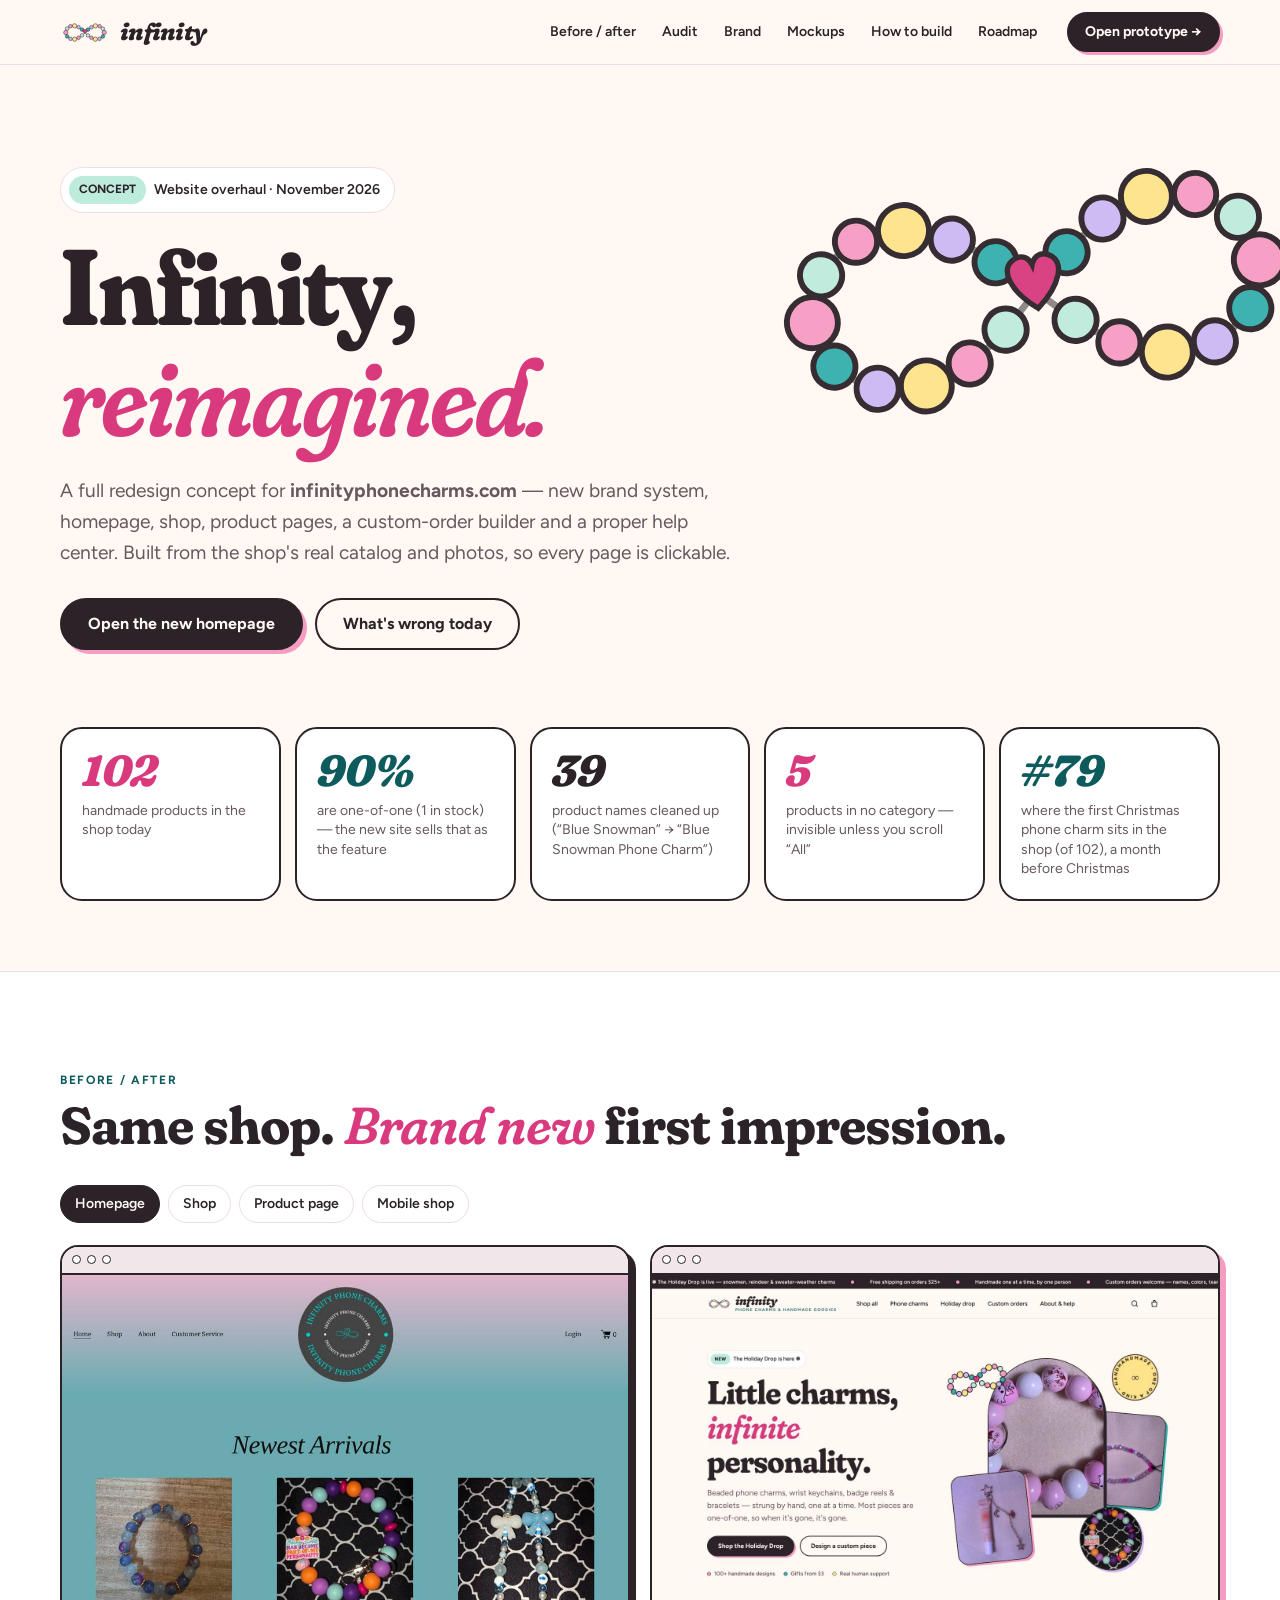
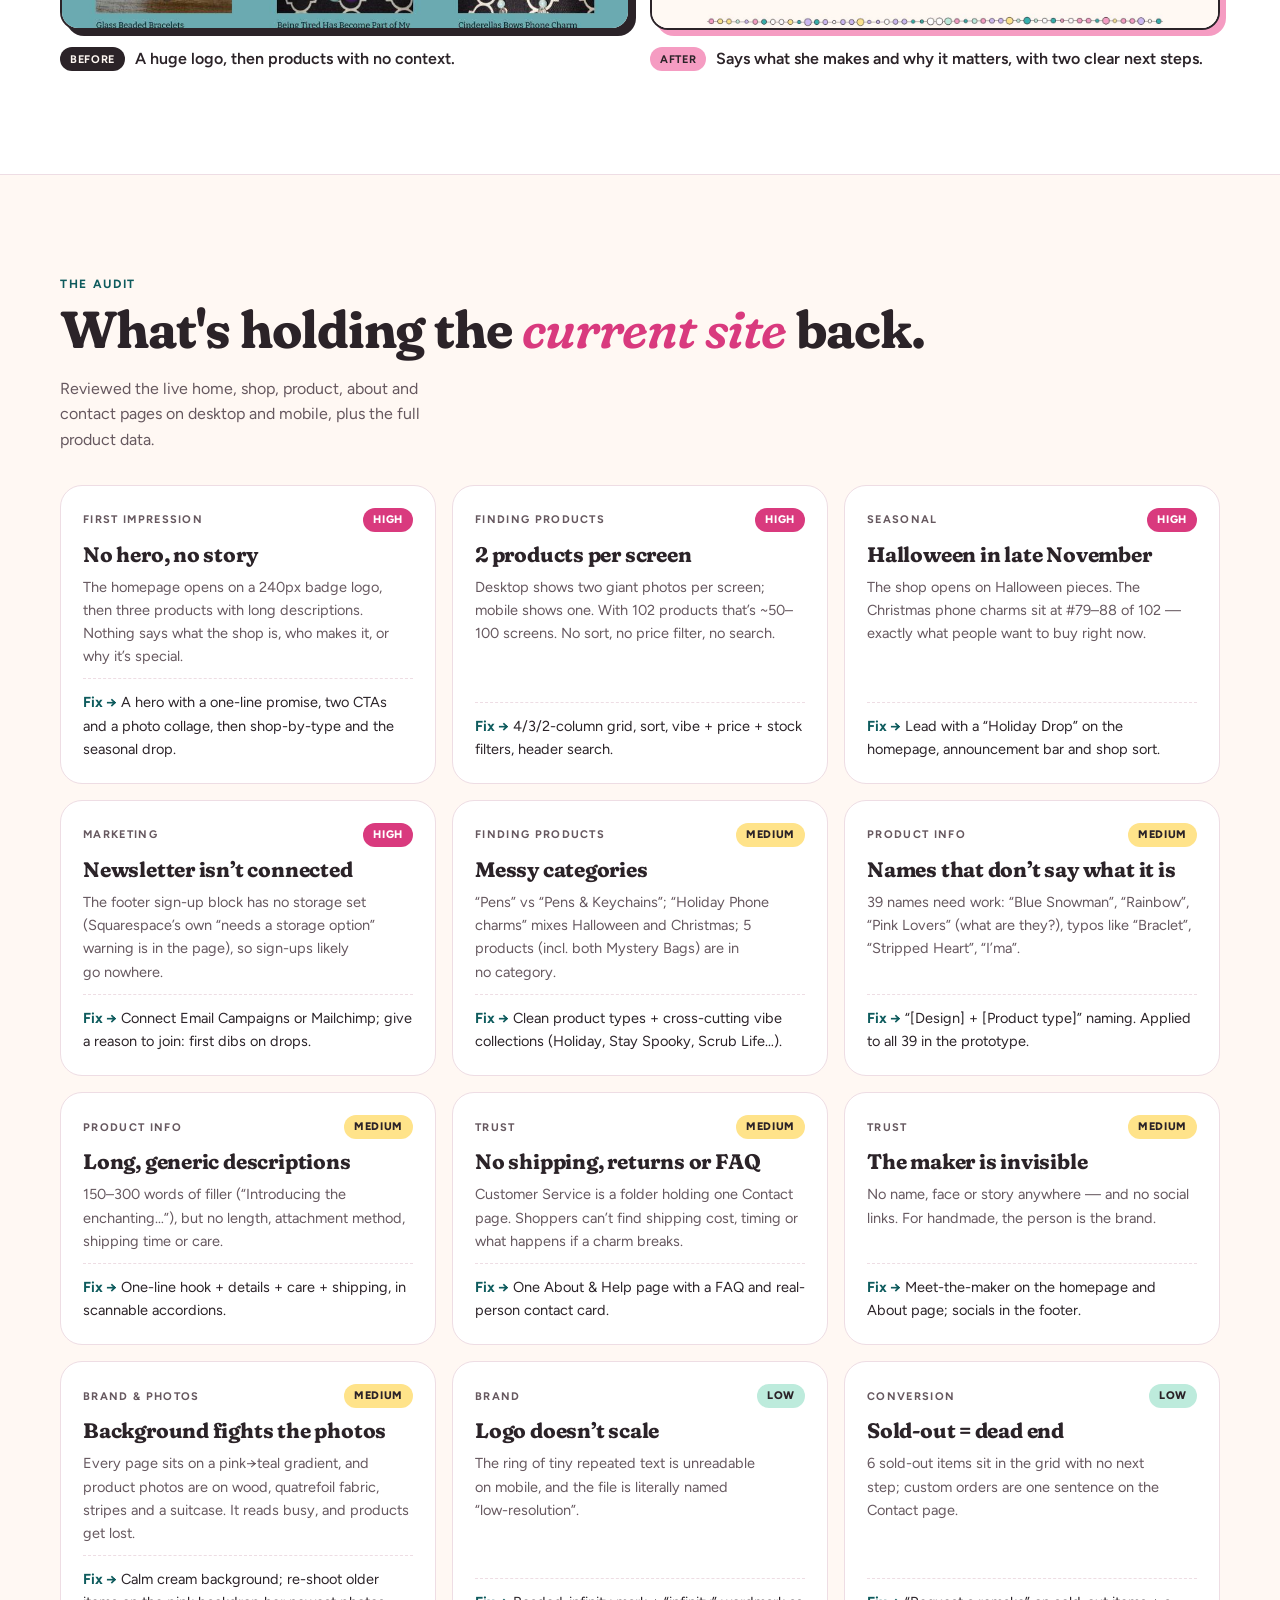
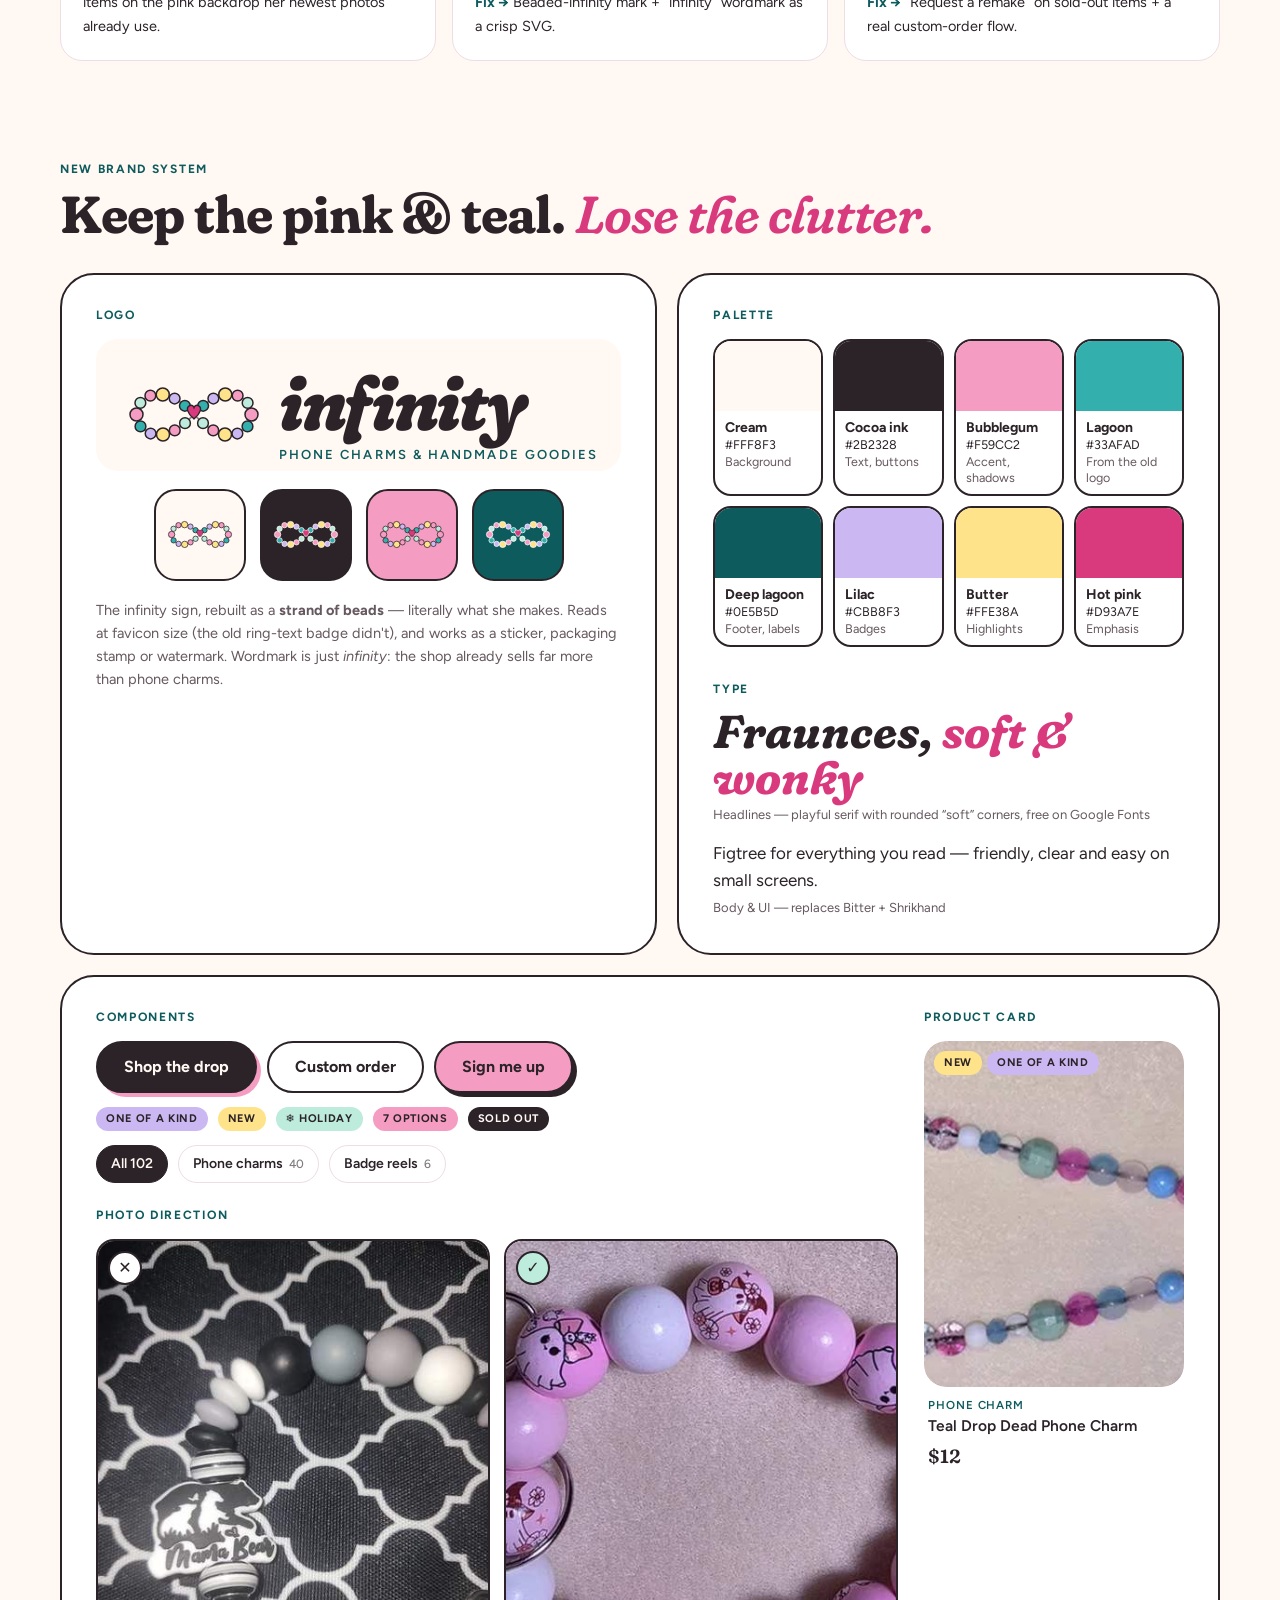
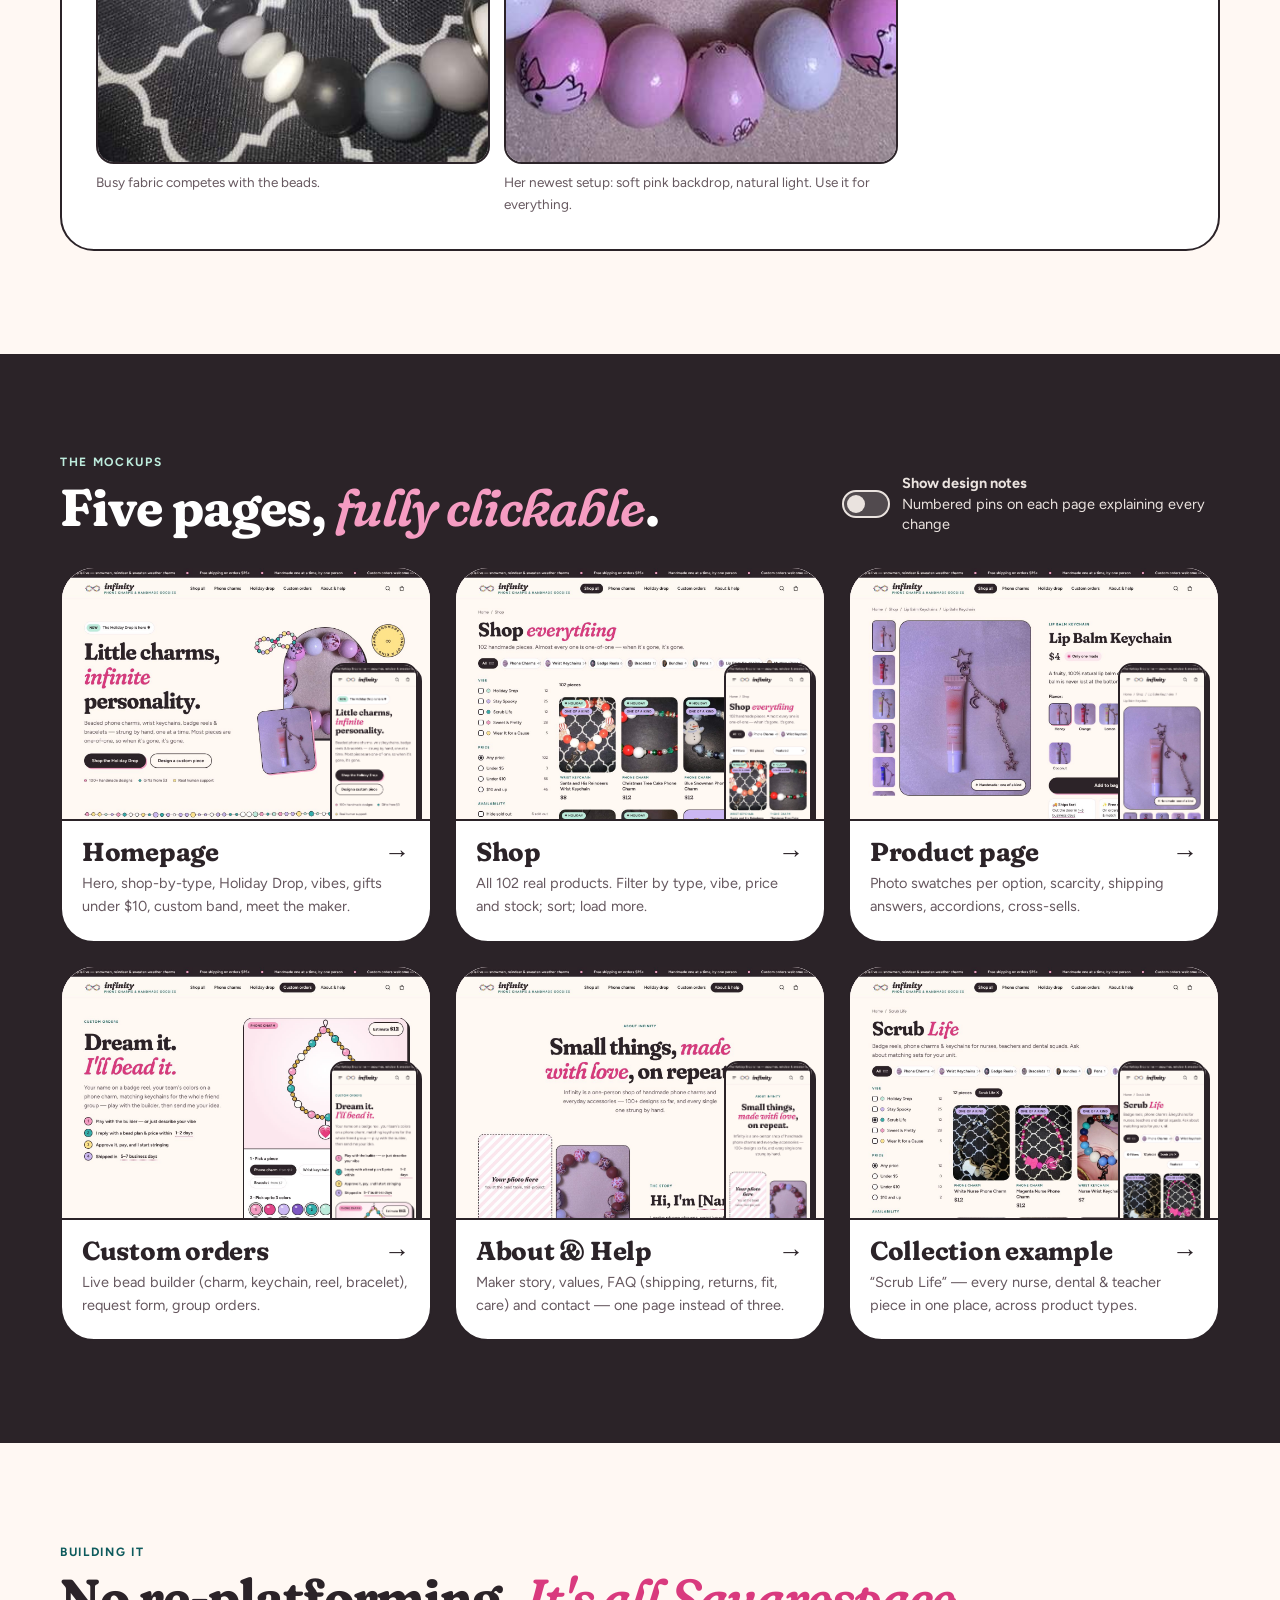
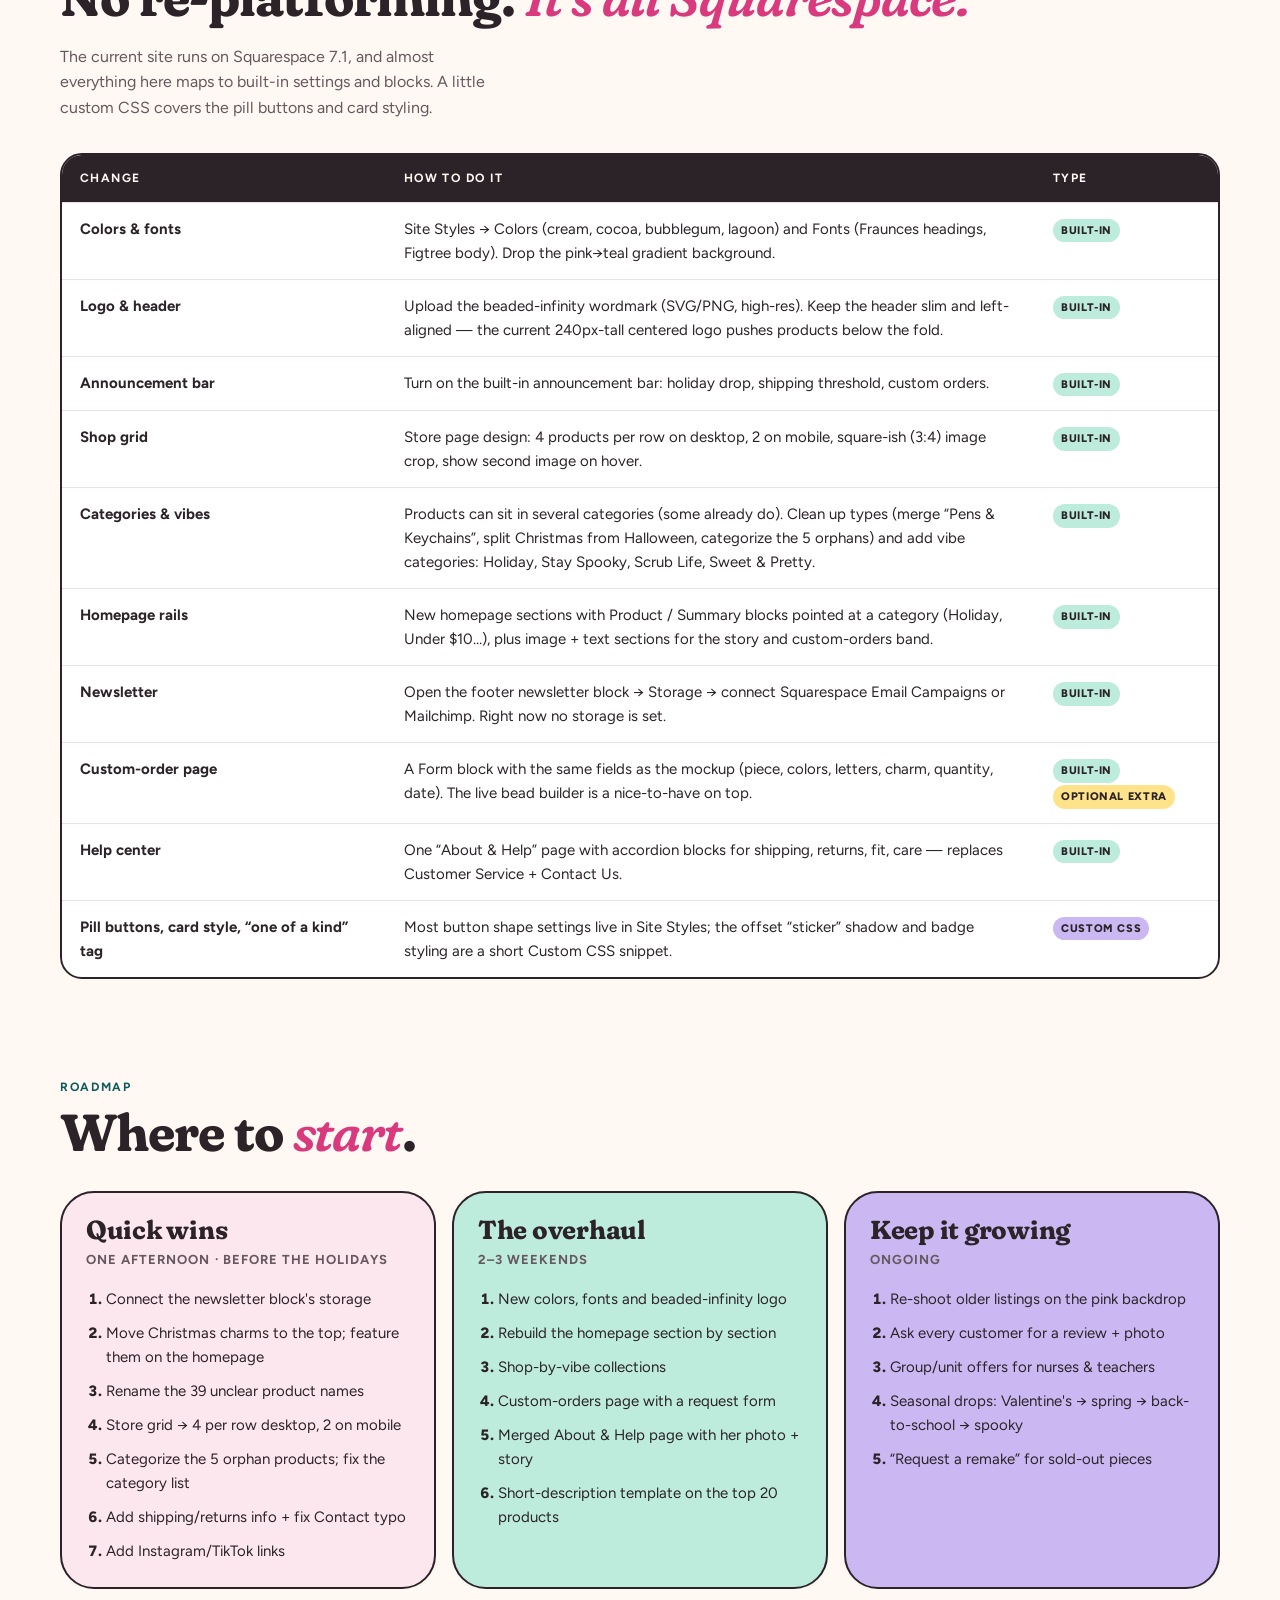
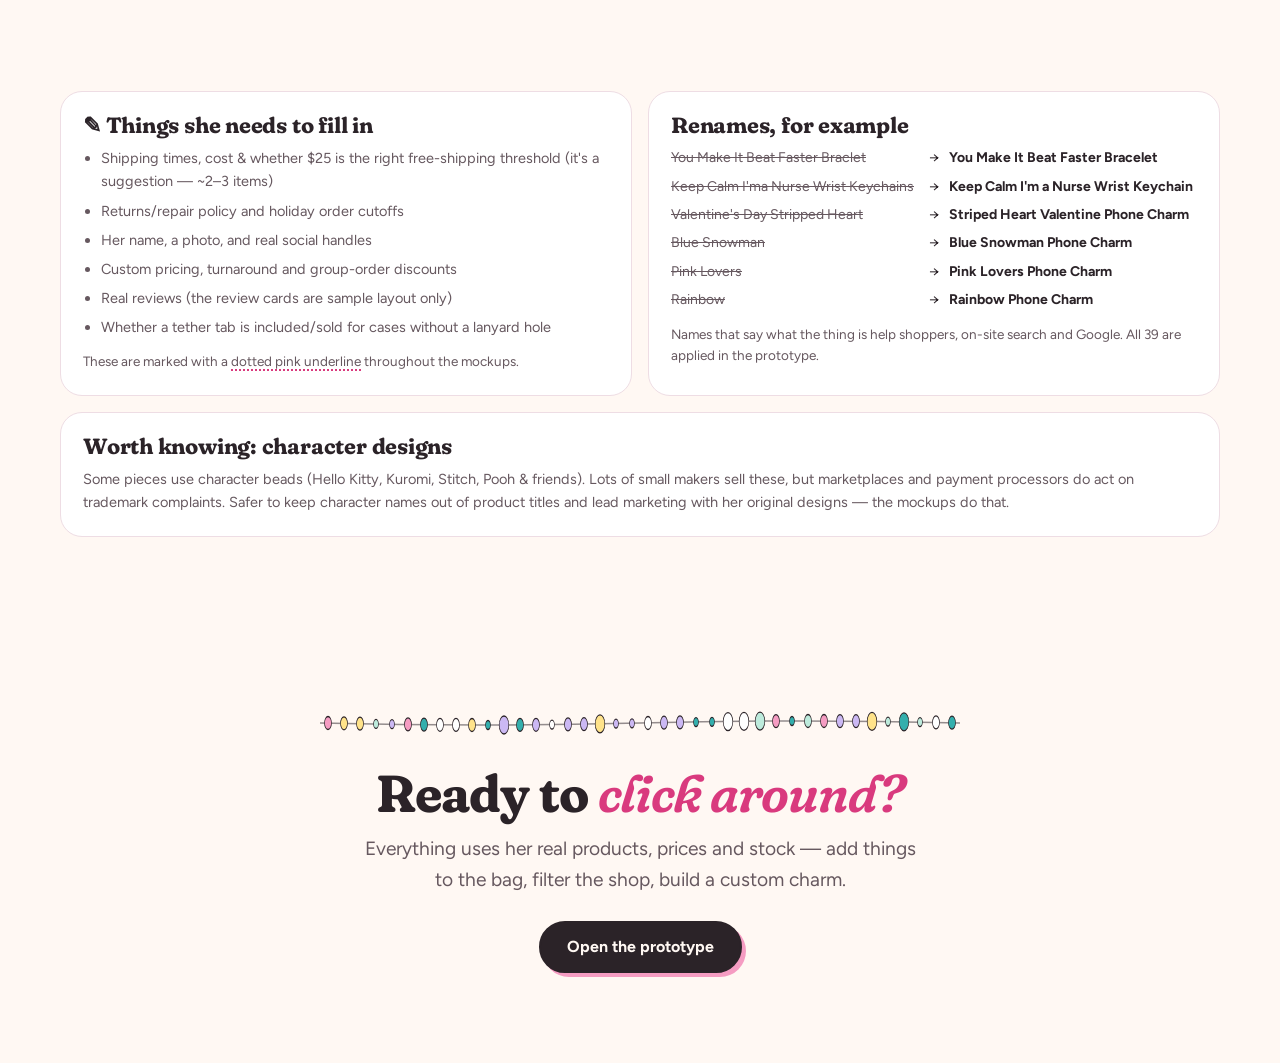
<file: infinity-redesign/index.html>
<!doctype html>
<html lang="en">
<head>
<meta charset="utf-8">
<meta name="viewport" content="width=device-width, initial-scale=1">
<title>Infinity Redesign Concept</title>
<link rel="preconnect" href="https://fonts.googleapis.com"><link rel="preconnect" href="https://fonts.gstatic.com" crossorigin>
<link href="https://fonts.googleapis.com/css2?family=Fraunces:ital,opsz,wght,SOFT,WONK@0,9..144,400..900,0..100,0..1;1,9..144,400..900,0..100,0..1&family=Figtree:wght@400;500;600;700;800&display=swap" rel="stylesheet">
<link rel="stylesheet" href="assets/styles.css">
<style>
  .topbar { position: sticky; top: 0; z-index: 30; background: color-mix(in srgb, var(--cream) 90%, transparent); backdrop-filter: blur(10px); -webkit-backdrop-filter: blur(10px); border-bottom: 1px solid var(--line); }
  .topbar .wrap { display: flex; align-items: center; gap: 18px; height: 64px; }
  .topbar nav { display: flex; gap: 2px; margin-left: auto; overflow-x: auto; scrollbar-width: none; }
  .topbar nav a { padding: 8px 12px; border-radius: 999px; font-weight: 600; font-size: 14px; text-decoration: none; white-space: nowrap; }
  .topbar nav a:hover { background: var(--blush); }
  .topbar .logo .mark { width: 50px; height: 25px; }
  .topbar .logo .word b { font-size: 24px; }
  @media (max-width: 860px) { .topbar nav { display: none; } }

  .cover { padding: clamp(48px, 8vw, 110px) 0 clamp(40px, 6vw, 80px); position: relative; overflow: hidden; }
  .cover h1 { font-size: clamp(48px, 8.4vw, 118px); margin: 18px 0 22px; max-width: 11ch; }
  .cover .lede { max-width: 56ch; }
  .cover .ctas { display: flex; gap: 12px; flex-wrap: wrap; margin-top: 30px; }
  .cover .bigmark { position: absolute; right: -4%; top: 12%; width: min(46vw, 640px); color: var(--ink); opacity: .95; transform: rotate(-8deg); pointer-events: none; }
  .cover .bigmark .mark { width: 100%; height: auto; }
  @media (max-width: 860px) { .cover .bigmark { position: static; width: 70%; margin: 10px auto 0; display: block; transform: rotate(-6deg); } }

  .stats { display: grid; grid-template-columns: repeat(5, 1fr); gap: 14px; }
  .stat { background: #fff; border: 2px solid var(--ink); border-radius: var(--r); padding: 20px; }
  .stat b { display: block; font: italic 800 clamp(34px, 3.4vw, 46px)/1 var(--f-display); font-variation-settings: "SOFT" 100, "WONK" 1; }
  .stat span { display: block; margin-top: 8px; font-size: 14px; color: var(--ink-2); line-height: 1.4; }
  .stat:nth-child(1) b { color: var(--pink-deep); } .stat:nth-child(2) b { color: var(--teal-ink); } .stat:nth-child(4) b { color: var(--pink-deep); } .stat:nth-child(5) b { color: var(--teal-ink); }
  @media (max-width: 960px) { .stats { grid-template-columns: 1fr 1fr; } .stat:last-child { grid-column: 1 / -1; } }

  .ba { display: grid; grid-template-columns: 1fr 1fr; gap: 20px; }
  .ba figure { margin: 0; }
  .ba .frame { border-radius: 18px; overflow: hidden; border: 2px solid var(--ink); background: #fff; box-shadow: 6px 6px 0 var(--ink); }
  .ba .frame .chrome { height: 28px; background: #F1E6EA; border-bottom: 2px solid var(--ink); display: flex; gap: 6px; align-items: center; padding: 0 10px; }
  .ba .frame .chrome i { width: 9px; height: 9px; border-radius: 50%; background: #fff; border: 1.5px solid var(--ink); }
  .ba img { width: 100%; display: block; }
  .ba figcaption { display: flex; align-items: center; gap: 10px; margin-top: 16px; font-weight: 600; }
  .ba figcaption .badge { flex-shrink: 0; }
  .ba.before-after .after .frame { box-shadow: 6px 6px 0 var(--pink); }
  @media (max-width: 760px) { .ba { grid-template-columns: 1fr; } }
  .ba-tabs { display: flex; gap: 8px; margin-bottom: 22px; flex-wrap: wrap; }

  .audit { display: grid; grid-template-columns: repeat(3, 1fr); gap: 16px; }
  .issue { background: #fff; border-radius: var(--r); border: 1.5px solid var(--line); padding: 22px; display: flex; flex-direction: column; gap: 10px; }
  .issue .top { display: flex; gap: 8px; align-items: center; justify-content: space-between; }
  .issue .area { font: 700 11px/1 var(--f-body); letter-spacing: .12em; text-transform: uppercase; color: var(--ink-2); }
  .issue h3 { font-size: 21px; line-height: 1.15; }
  .issue p { font-size: 14.5px; color: var(--ink-2); }
  .issue .fix { margin-top: auto; padding-top: 12px; border-top: 1.5px dashed var(--line); font-size: 14.5px; }
  .issue .fix b { color: var(--teal-ink); }
  .sev { height: 24px; padding: 0 10px; border-radius: 999px; font: 800 11px/24px var(--f-body); letter-spacing: .06em; text-transform: uppercase; }
  .sev.h { background: var(--pink-deep); color: #fff; } .sev.m { background: var(--butter); } .sev.l { background: var(--mint); }
  @media (max-width: 1000px) { .audit { grid-template-columns: 1fr 1fr; } }
  @media (max-width: 640px) { .audit { grid-template-columns: 1fr; } }

  .brand { display: grid; grid-template-columns: 1.1fr 1fr; gap: 20px; }
  .tile { background: #fff; border: 2px solid var(--ink); border-radius: var(--r-lg); padding: clamp(20px, 3vw, 34px); }
  .tile h4 { margin: 0 0 18px; font: 700 12px/1 var(--f-body); letter-spacing: .14em; text-transform: uppercase; color: var(--teal-ink); }
  .logo-show { display: grid; place-items: center; gap: 22px; padding: 30px 0 10px; background: var(--cream); border-radius: var(--r); }
  .logo-show .logo .mark { width: 150px; height: 75px; }
  .logo-show .logo .word b { font-size: 76px; }
  .logo-show .logo .word small { font-size: 13px; margin-top: 10px; }
  .logo-row { display: flex; gap: 14px; justify-content: center; flex-wrap: wrap; margin-top: 18px; }
  .logo-row > div { width: 92px; height: 92px; border-radius: 22px; display: grid; place-items: center; border: 2px solid var(--ink); }
  .logo-row .mark { width: 74px; height: 37px; }
  .logo-why { margin-top: 18px; font-size: 14.5px; color: var(--ink-2); }
  .palette { display: grid; grid-template-columns: repeat(4, 1fr); gap: 10px; }
  .sw { border-radius: 18px; border: 2px solid var(--ink); overflow: hidden; background: #fff; }
  .sw i { display: block; height: 70px; }
  .sw div { padding: 8px 10px; font-size: 12.5px; line-height: 1.3; }
  .sw b { display: block; font-size: 14px; }
  .type-spec { margin-top: 26px; display: grid; gap: 14px; }
  .type-spec .d { font: italic 700 46px/1 var(--f-display); font-variation-settings: "SOFT" 100, "WONK" 1; }
  .type-spec .d em { color: var(--pink-deep); }
  .type-spec .b { font-size: 17px; }
  .type-spec small { color: var(--ink-2); font-size: 13px; display: block; margin-top: 4px; }
  .ui-kit { display: grid; grid-template-columns: 1fr 260px; gap: 26px; align-items: start; }
  .ui-kit .row { display: flex; flex-wrap: wrap; gap: 10px; align-items: center; margin-bottom: 14px; }
  .photo-dir { display: grid; grid-template-columns: 1fr 1fr; gap: 14px; }
  .photo-dir figure { margin: 0; }
  .photo-dir .im { aspect-ratio: 3/4; border-radius: 18px; overflow: hidden; border: 2px solid var(--ink); position: relative; }
  .photo-dir img { width: 100%; height: 100%; object-fit: cover; }
  .photo-dir .mk { position: absolute; top: 10px; left: 10px; width: 34px; height: 34px; border-radius: 50%; display: grid; place-items: center; font-weight: 800; border: 2px solid var(--ink); }
  .photo-dir figcaption { font-size: 13.5px; margin-top: 8px; color: var(--ink-2); }
  @media (max-width: 960px) { .brand, .ui-kit { grid-template-columns: 1fr; } .ui-kit > div:last-child { max-width: 280px; } }
  @media (max-width: 520px) { .palette { grid-template-columns: repeat(2, 1fr); } .logo-show .logo .word b { font-size: 52px; } .logo-show .logo .mark { width: 100px; height: 50px; } }

  .notes-toggle { display: flex; gap: 12px; align-items: center; cursor: pointer; max-width: 42ch; font-size: 14.5px; line-height: 1.4; opacity: .9; }
  .notes-toggle input { appearance: none; width: 48px; height: 28px; border-radius: 999px; background: rgba(255,255,255,.2); border: 2px solid var(--cream); position: relative; flex-shrink: 0; cursor: pointer; margin: 0; transition: background .2s; }
  .notes-toggle input::after { content: ""; position: absolute; top: 3px; left: 3px; width: 18px; height: 18px; border-radius: 50%; background: var(--cream); transition: transform .2s; }
  .notes-toggle input:checked { background: var(--butter); }
  .notes-toggle input:checked::after { transform: translateX(20px); background: var(--ink); }
  .mocks { display: grid; grid-template-columns: repeat(3, 1fr); gap: 22px; }
  .mock { color: var(--ink); text-decoration: none; display: flex; flex-direction: column; border: 2px solid var(--ink); border-radius: var(--r-lg); overflow: hidden; background: #fff; transition: transform .2s, box-shadow .2s; }
  .mock:hover { transform: translate(-3px, -3px); box-shadow: 7px 7px 0 var(--pink); }
  .mock .shot { position: relative; aspect-ratio: 16/11; overflow: hidden; background: var(--blush); border-bottom: 2px solid var(--ink); }
  .mock .shot img.d { width: 100%; height: 100%; object-fit: cover; object-position: top; }
  .mock .shot img.m { position: absolute; right: 12px; bottom: -30px; width: 24%; border-radius: 14px; border: 2px solid var(--ink); box-shadow: 4px 4px 0 var(--ink); }
  .mock .txt { padding: 18px 20px 22px; }
  .mock h3 { font-size: 26px; display: flex; justify-content: space-between; gap: 10px; }
  .mock p { color: var(--ink-2); font-size: 14.5px; margin-top: 6px; }
  .mock ul { margin: 12px 0 0; padding-left: 18px; font-size: 14px; display: grid; gap: 4px; }
  @media (max-width: 1000px) { .mocks { grid-template-columns: 1fr 1fr; } }
  @media (max-width: 640px) { .mocks { grid-template-columns: 1fr; } }

  table.how { width: 100%; border-collapse: separate; border-spacing: 0; background: #fff; border: 2px solid var(--ink); border-radius: var(--r); overflow: hidden; font-size: 15px; }
  table.how th, table.how td { text-align: left; padding: 14px 18px; border-bottom: 1px solid var(--line); vertical-align: top; }
  table.how th { background: var(--ink); color: var(--cream); font-size: 12px; letter-spacing: .12em; text-transform: uppercase; }
  table.how tr:last-child td { border-bottom: 0; }
  table.how td:first-child { font-weight: 700; width: 28%; }
  table.how .tag { display: inline-block; font-size: 11px; font-weight: 800; letter-spacing: .06em; text-transform: uppercase; padding: 3px 8px; border-radius: 999px; background: var(--mint); white-space: nowrap; }
  table.how .tag.css { background: var(--lilac); } table.how .tag.opt { background: var(--butter); }
  @media (max-width: 720px) {
    table.how, table.how tbody, table.how tr, table.how td { display: block; width: 100% !important; }
    table.how thead { display: none; }
    table.how tr { border-bottom: 1px solid var(--line); padding: 8px 0; }
    table.how td { border: 0; padding: 6px 16px; }
  }

  .road { display: grid; grid-template-columns: repeat(3, 1fr); gap: 16px; }
  .lane { border-radius: var(--r-lg); padding: 24px; border: 2px solid var(--ink); }
  .lane:nth-child(1) { background: var(--blush); } .lane:nth-child(2) { background: var(--mint); } .lane:nth-child(3) { background: var(--lilac); }
  .lane h3 { font-size: 26px; }
  .lane .when { font-weight: 700; font-size: 13px; letter-spacing: .08em; text-transform: uppercase; color: var(--ink-2); margin-top: 6px; display: block; }
  .lane ol { margin: 16px 0 0; padding-left: 20px; display: grid; gap: 10px; font-size: 15px; }
  .lane li::marker { font-weight: 800; }
  @media (max-width: 900px) { .road { grid-template-columns: 1fr; } }

  .callouts { display: grid; grid-template-columns: 1fr 1fr; gap: 16px; }
  .callout { border-radius: var(--r); padding: 22px; background: #fff; border: 1.5px solid var(--line); }
  .callout h3 { font-size: 22px; margin-bottom: 10px; }
  .callout ul { margin: 0; padding-left: 18px; display: grid; gap: 6px; font-size: 14.5px; color: var(--ink-2); }
  .rename { display: grid; gap: 6px; font-size: 14px; margin-top: 10px; }
  .rename div { display: grid; grid-template-columns: 1fr auto 1fr; gap: 10px; align-items: center; }
  .rename s { color: var(--ink-2); }
  @media (max-width: 760px) { .callouts { grid-template-columns: 1fr; } }
  .end { text-align: center; padding: 70px 0 90px; }
</style>
</head>
<body>
<header class="topbar">
  <div class="wrap">
    <a class="logo" href="#top" id="tbLogo"></a>
    <nav aria-label="Sections"><a href="#before-after">Before / after</a><a href="#audit">Audit</a><a href="#brand">Brand</a><a href="#mockups">Mockups</a><a href="#build">How to build</a><a href="#roadmap">Roadmap</a></nav>
    <a class="btn sm" href="home.html">Open prototype →</a>
  </div>
</header>

<main id="top">
  <section class="cover">
    <div class="wrap">
      <span class="sticker-tag" style="display:inline-flex;align-items:center;gap:8px;padding:8px 14px 8px 8px;border-radius:999px;background:#fff;border:1.5px solid var(--line);font-weight:600;font-size:14px"><b style="background:var(--mint);border-radius:999px;padding:4px 10px;font-size:12px">CONCEPT</b> Website overhaul · November 2026</span>
      <h1>Infinity, <em>reimagined.</em></h1>
      <p class="lede">A full redesign concept for <b>infinityphonecharms.com</b> — new brand system, homepage, shop, product pages, a custom-order builder and a proper help center. Built from the shop's real catalog and photos, so every page is clickable.</p>
      <div class="ctas"><a class="btn" href="home.html">Open the new homepage</a><a class="btn ghost" href="#audit">What's wrong today</a></div>
    </div>
    <div class="bigmark" id="bigmark" aria-hidden="true"></div>
  </section>

  <section style="padding-bottom:70px">
    <div class="wrap"><div class="stats" id="stats"></div></div>
  </section>

  <!-- BEFORE / AFTER -->
  <section class="sec" id="before-after" style="background:#fff;border-top:1px solid var(--line);border-bottom:1px solid var(--line)">
    <div class="wrap">
      <div class="sec-hd"><div><span class="eyebrow">Before / after</span><h2>Same shop. <em>Brand new</em> first impression.</h2></div></div>
      <div class="ba-tabs" role="tablist" id="baTabs"></div>
      <div class="ba before-after" id="ba"></div>
    </div>
  </section>

  <!-- AUDIT -->
  <section class="sec" id="audit">
    <div class="wrap">
      <div class="sec-hd"><div><span class="eyebrow">The audit</span><h2>What's holding the <em>current site</em> back.</h2></div><p class="muted" style="max-width:40ch">Reviewed the live home, shop, product, about and contact pages on desktop and mobile, plus the full product data.</p></div>
      <div class="audit" id="auditGrid"></div>
    </div>
  </section>

  <!-- BRAND -->
  <section class="sec" id="brand" style="padding-top:0">
    <div class="wrap">
      <div class="sec-hd"><div><span class="eyebrow">New brand system</span><h2>Keep the pink &amp; teal. <em>Lose the clutter.</em></h2></div></div>
      <div class="brand">
        <div class="tile">
          <h4>Logo</h4>
          <div class="logo-show"><span class="logo" id="bigLogo"></span></div>
          <div class="logo-row" id="logoRow"></div>
          <p class="logo-why">The infinity sign, rebuilt as a <b>strand of beads</b> — literally what she makes. Reads at favicon size (the old ring-text badge didn't), and works as a sticker, packaging stamp or watermark. Wordmark is just <i>infinity</i>: the shop already sells far more than phone charms.</p>
        </div>
        <div class="tile">
          <h4>Palette</h4>
          <div class="palette" id="palette"></div>
          <div class="type-spec">
            <h4 style="margin:10px 0 0">Type</h4>
            <div><div class="d">Fraunces, <em>soft &amp; wonky</em></div><small>Headlines — playful serif with rounded “soft” corners, free on Google Fonts</small></div>
            <div><div class="b">Figtree for everything you read — friendly, clear and easy on small screens.</div><small>Body &amp; UI — replaces Bitter + Shrikhand</small></div>
          </div>
        </div>
      </div>
      <div class="tile" style="margin-top:20px">
        <div class="ui-kit">
          <div>
            <h4>Components</h4>
            <div class="row"><a class="btn" href="shop.html">Shop the drop</a><a class="btn ghost" href="custom.html">Custom order</a><a class="btn pink" href="#">Sign me up</a></div>
            <div class="row"><span class="badge">One of a kind</span><span class="badge new">New</span><span class="badge mint">❄ Holiday</span><span class="badge pink">7 options</span><span class="badge sold">Sold out</span></div>
            <div class="row"><button class="chip" aria-pressed="true">All 102</button><button class="chip">Phone charms <span class="ct">40</span></button><button class="chip">Badge reels <span class="ct">6</span></button></div>
            <h4 style="margin-top:26px">Photo direction</h4>
            <div class="photo-dir" id="photoDir"></div>
          </div>
          <div><h4>Product card</h4><div id="kitCard"></div></div>
        </div>
      </div>
    </div>
  </section>

  <!-- MOCKUPS -->
  <section class="sec" id="mockups" style="background:var(--ink);color:var(--cream)">
    <div class="wrap">
      <div class="sec-hd"><div><span class="eyebrow" style="color:var(--mint)">The mockups</span><h2 style="color:#fff">Five pages, <em style="color:var(--pink)">fully clickable</em>.</h2></div><label class="notes-toggle"><input type="checkbox" id="notesToggle"><span><b>Show design notes</b><br>Numbered pins on each page explaining every change</span></label></div>
      <div class="mocks" id="mocks"></div>
    </div>
  </section>

  <!-- HOW TO BUILD -->
  <section class="sec" id="build">
    <div class="wrap">
      <div class="sec-hd"><div><span class="eyebrow">Building it</span><h2>No re-platforming. <em>It's all Squarespace.</em></h2></div><p class="muted" style="max-width:44ch">The current site runs on Squarespace 7.1, and almost everything here maps to built-in settings and blocks. A little custom CSS covers the pill buttons and card styling.</p></div>
      <table class="how">
        <thead><tr><th>Change</th><th>How to do it</th><th>Type</th></tr></thead>
        <tbody>
          <tr><td>Colors &amp; fonts</td><td>Site Styles → Colors (cream, cocoa, bubblegum, lagoon) and Fonts (Fraunces headings, Figtree body). Drop the pink→teal gradient background.</td><td><span class="tag">Built-in</span></td></tr>
          <tr><td>Logo &amp; header</td><td>Upload the beaded-infinity wordmark (SVG/PNG, high-res). Keep the header slim and left-aligned — the current 240px-tall centered logo pushes products below the fold.</td><td><span class="tag">Built-in</span></td></tr>
          <tr><td>Announcement bar</td><td>Turn on the built-in announcement bar: holiday drop, shipping threshold, custom orders.</td><td><span class="tag">Built-in</span></td></tr>
          <tr><td>Shop grid</td><td>Store page design: 4 products per row on desktop, 2 on mobile, square-ish (3:4) image crop, show second image on hover.</td><td><span class="tag">Built-in</span></td></tr>
          <tr><td>Categories &amp; vibes</td><td>Products can sit in several categories (some already do). Clean up types (merge “Pens &amp; Keychains”, split Christmas from Halloween, categorize the 5 orphans) and add vibe categories: Holiday, Stay Spooky, Scrub Life, Sweet &amp; Pretty.</td><td><span class="tag">Built-in</span></td></tr>
          <tr><td>Homepage rails</td><td>New homepage sections with Product / Summary blocks pointed at a category (Holiday, Under $10…), plus image + text sections for the story and custom-orders band.</td><td><span class="tag">Built-in</span></td></tr>
          <tr><td>Newsletter</td><td>Open the footer newsletter block → Storage → connect Squarespace Email Campaigns or Mailchimp. Right now no storage is set.</td><td><span class="tag">Built-in</span></td></tr>
          <tr><td>Custom-order page</td><td>A Form block with the same fields as the mockup (piece, colors, letters, charm, quantity, date). The live bead builder is a nice-to-have on top.</td><td><span class="tag">Built-in</span> <span class="tag opt">Optional extra</span></td></tr>
          <tr><td>Help center</td><td>One “About &amp; Help” page with accordion blocks for shipping, returns, fit, care — replaces Customer Service + Contact Us.</td><td><span class="tag">Built-in</span></td></tr>
          <tr><td>Pill buttons, card style, “one of a kind” tag</td><td>Most button shape settings live in Site Styles; the offset “sticker” shadow and badge styling are a short Custom CSS snippet.</td><td><span class="tag css">Custom CSS</span></td></tr>
        </tbody>
      </table>
    </div>
  </section>

  <!-- ROADMAP -->
  <section class="sec" id="roadmap" style="padding-top:0">
    <div class="wrap">
      <div class="sec-hd"><div><span class="eyebrow">Roadmap</span><h2>Where to <em>start</em>.</h2></div></div>
      <div class="road">
        <div class="lane"><h3>Quick wins</h3><span class="when">One afternoon · before the holidays</span><ol>
          <li>Connect the newsletter block's storage</li>
          <li>Move Christmas charms to the top; feature them on the homepage</li>
          <li>Rename the 39 unclear product names</li>
          <li>Store grid → 4 per row desktop, 2 on mobile</li>
          <li>Categorize the 5 orphan products; fix the category list</li>
          <li>Add shipping/returns info + fix Contact typo</li>
          <li>Add Instagram/TikTok links</li></ol></div>
        <div class="lane"><h3>The overhaul</h3><span class="when">2–3 weekends</span><ol>
          <li>New colors, fonts and beaded-infinity logo</li>
          <li>Rebuild the homepage section by section</li>
          <li>Shop-by-vibe collections</li>
          <li>Custom-orders page with a request form</li>
          <li>Merged About &amp; Help page with her photo + story</li>
          <li>Short-description template on the top 20 products</li></ol></div>
        <div class="lane"><h3>Keep it growing</h3><span class="when">Ongoing</span><ol>
          <li>Re-shoot older listings on the pink backdrop</li>
          <li>Ask every customer for a review + photo</li>
          <li>Group/unit offers for nurses &amp; teachers</li>
          <li>Seasonal drops: Valentine's → spring → back-to-school → spooky</li>
          <li>“Request a remake” for sold-out pieces</li></ol></div>
      </div>
    </div>
  </section>

  <section class="sec" style="padding-top:0">
    <div class="wrap callouts">
      <div class="callout"><h3>✎ Things she needs to fill in</h3><ul>
        <li>Shipping times, cost &amp; whether $25 is the right free-shipping threshold (it's a suggestion — ~2–3 items)</li>
        <li>Returns/repair policy and holiday order cutoffs</li>
        <li>Her name, a photo, and real social handles</li>
        <li>Custom pricing, turnaround and group-order discounts</li>
        <li>Real reviews (the review cards are sample layout only)</li>
        <li>Whether a tether tab is included/sold for cases without a lanyard hole</li></ul>
        <p class="muted" style="font-size:13.5px;margin-top:12px">These are marked with a <span class="ph-mark">dotted pink underline</span> throughout the mockups.</p></div>
      <div class="callout"><h3>Renames, for example</h3><div class="rename" id="renames"></div>
        <p class="muted" style="font-size:13.5px;margin-top:12px">Names that say what the thing is help shoppers, on-site search and Google. All 39 are applied in the prototype.</p></div>
      <div class="callout" style="grid-column:1/-1"><h3>Worth knowing: character designs</h3><p class="muted" style="font-size:14.5px">Some pieces use character beads (Hello Kitty, Kuromi, Stitch, Pooh &amp; friends). Lots of small makers sell these, but marketplaces and payment processors do act on trademark complaints. Safer to keep character names out of product titles and lead marketing with her original designs — the mockups do that.</p></div>
    </div>
  </section>

  <section class="end">
    <div class="wrap">
      <div data-beads="40" style="max-width:640px;margin:0 auto 30px"></div>
      <h2>Ready to <em>click around?</em></h2>
      <p class="lede" style="margin:14px auto 26px">Everything uses her real products, prices and stock — add things to the bag, filter the shop, build a custom charm.</p>
      <a class="btn" href="home.html">Open the prototype</a>
    </div>
  </section>
</main>

<script src="assets/catalog.js"></script>
<script src="assets/app.js"></script>
<script>
document.addEventListener('inf:ready', () => {
  const { C, img, card, LOGO_MARK, esc } = INF;
  const $ = s => document.querySelector(s);
  const find = n => C.find(p => p.n === n);
  $('#tbLogo').innerHTML = `${LOGO_MARK}<span class="word"><b>infinity</b></span>`;
  $('#bigmark').innerHTML = LOGO_MARK;
  $('#bigLogo').innerHTML = `${LOGO_MARK}<span class="word"><b>infinity</b><small>phone charms &amp; handmade goodies</small></span>`;
  $('#logoRow').innerHTML = `<div style="background:var(--cream)">${LOGO_MARK}</div><div style="background:var(--ink);color:var(--cream)">${LOGO_MARK}</div><div style="background:var(--pink)">${LOGO_MARK}</div><div style="background:var(--teal-ink);color:#fff">${LOGO_MARK}</div>`;

  // Stats from the real catalog
  const single = C.filter(p => !p.unl && (p.v.length ? p.v.every(v => v.s <= 1) : p.stock <= 1)).length;
  const renamed = C.filter(p => p.was).length;
  $('#stats').innerHTML = [
    [C.length, 'handmade products in the shop today'],
    [Math.round(single / C.length * 100) + '%', 'are one-of-one (1 in stock) — the new site sells that as the feature'],
    [renamed, 'product names cleaned up (“Blue Snowman” → “Blue Snowman Phone Charm”)'],
    ['5', 'products in no category — invisible unless you scroll “All”'],
    ['#79', 'where the first Christmas phone charm sits in the shop (of 102), a month before Christmas']
  ].map(([b, s]) => `<div class="stat"><b>${b}</b><span>${s}</span></div>`).join('');

  // Before / after
  const BA = [
    ['Homepage', 'assets/current/home-desk.jpg', 'previews/home-fold.jpg', 'A huge logo, then products with no context.', 'Says what she makes and why it matters, with two clear next steps.'],
    ['Shop', 'assets/current/shop-desk.jpg', 'previews/shop-fold.jpg', '2 products per screen. No sort, no filters beyond 10 text links.', 'Types, vibes, price, availability, sort — and 4 products per row instead of 2.'],
    ['Product page', 'assets/current/product-desk.jpg', 'previews/product-fold.jpg', 'A dropdown, “Cute glass beaded bracelets”, and nothing else.', 'Photo swatches, scarcity, shipping answers, care, and cross-sells.'],
    ['Mobile shop', 'assets/current/shop-mob.jpg', 'previews/shop-mobile-fold.jpg', 'One product per screen — ~100 swipes to see everything.', 'Two-up grid, filters in a drawer, sticky header with cart.']
  ];
  let cur = 0;
  function ba() {
    const [n, b, a, tb, ta] = BA[cur]; const mob = n.startsWith('Mobile');
    $('#baTabs').innerHTML = BA.map((x, i) => `<button class="chip" role="tab" aria-pressed="${i === cur}" data-ba="${i}">${x[0]}</button>`).join('');
    $('#ba').innerHTML = `<figure class="before"${mob ? ' style="max-width:360px;justify-self:center"' : ''}><div class="frame"><div class="chrome"><i></i><i></i><i></i></div><img src="${b}" alt="Current ${n.toLowerCase()}"></div><figcaption><span class="badge sold">Before</span>${tb}</figcaption></figure>
      <figure class="after"${mob ? ' style="max-width:360px;justify-self:center"' : ''}><div class="frame"><div class="chrome"><i></i><i></i><i></i></div><img src="${a}" alt="Redesigned ${n.toLowerCase()}"></div><figcaption><span class="badge pink">After</span>${ta}</figcaption></figure>`;
  }
  document.addEventListener('click', e => { const t = e.target.closest('[data-ba]'); if (t) { cur = +t.dataset.ba; ba(); } });
  ba();

  // Audit
  const A = [
    ['h', 'First impression', 'No hero, no story', 'The homepage opens on a 240px badge logo, then three products with long descriptions. Nothing says what the shop is, who makes it, or why it’s special.', 'A hero with a one-line promise, two CTAs and a photo collage, then shop-by-type and the seasonal drop.'],
    ['h', 'Finding products', '2 products per screen', 'Desktop shows two giant photos per screen; mobile shows one. With 102 products that’s ~50–100 screens. No sort, no price filter, no search.', '4/3/2-column grid, sort, vibe + price + stock filters, header search.'],
    ['h', 'Seasonal', 'Halloween in late November', 'The shop opens on Halloween pieces. The Christmas phone charms sit at #79–88 of 102 — exactly what people want to buy right now.', 'Lead with a “Holiday Drop” on the homepage, announcement bar and shop sort.'],
    ['h', 'Marketing', 'Newsletter isn’t connected', 'The footer sign-up block has no storage set (Squarespace’s own “needs a storage option” warning is in the page), so sign-ups likely go nowhere.', 'Connect Email Campaigns or Mailchimp; give a reason to join: first dibs on drops.'],
    ['m', 'Finding products', 'Messy categories', '“Pens” vs “Pens & Keychains”; “Holiday Phone charms” mixes Halloween and Christmas; 5 products (incl. both Mystery Bags) are in no category.', 'Clean product types + cross-cutting vibe collections (Holiday, Stay Spooky, Scrub Life…).'],
    ['m', 'Product info', 'Names that don’t say what it is', '39 names need work: “Blue Snowman”, “Rainbow”, “Pink Lovers” (what are they?), typos like “Braclet”, “Stripped Heart”, “I’ma”.', '“[Design] + [Product type]” naming. Applied to all 39 in the prototype.'],
    ['m', 'Product info', 'Long, generic descriptions', '150–300 words of filler (“Introducing the enchanting…”), but no length, attachment method, shipping time or care.', 'One-line hook + details + care + shipping, in scannable accordions.'],
    ['m', 'Trust', 'No shipping, returns or FAQ', 'Customer Service is a folder holding one Contact page. Shoppers can’t find shipping cost, timing or what happens if a charm breaks.', 'One About & Help page with a FAQ and real-person contact card.'],
    ['m', 'Trust', 'The maker is invisible', 'No name, face or story anywhere — and no social links. For handmade, the person is the brand.', 'Meet-the-maker on the homepage and About page; socials in the footer.'],
    ['m', 'Brand & photos', 'Background fights the photos', 'Every page sits on a pink→teal gradient, and product photos are on wood, quatrefoil fabric, stripes and a suitcase. It reads busy, and products get lost.', 'Calm cream background; re-shoot older items on the pink backdrop her newest photos already use.'],
    ['l', 'Brand', 'Logo doesn’t scale', 'The ring of tiny repeated text is unreadable on mobile, and the file is literally named “low-resolution”.', 'Beaded-infinity mark + “infinity” wordmark as a crisp SVG.'],
    ['l', 'Conversion', 'Sold-out = dead end', '6 sold-out items sit in the grid with no next step; custom orders are one sentence on the Contact page.', '“Request a remake” on sold-out items + a real custom-order flow.']
  ];
  $('#auditGrid').innerHTML = A.map(([s, a, h, p, f]) => `<div class="issue"><div class="top"><span class="area">${a}</span><span class="sev ${s}">${{ h: 'High', m: 'Medium', l: 'Low' }[s]}</span></div><h3>${h}</h3><p>${p}</p><div class="fix"><b>Fix →</b> ${f}</div></div>`).join('');

  // Palette
  const P = [['Cream', '#FFF8F3', 'Background'], ['Cocoa ink', '#2B2328', 'Text, buttons'], ['Bubblegum', '#F59CC2', 'Accent, shadows'], ['Lagoon', '#33AFAD', 'From the old logo'],
    ['Deep lagoon', '#0E5B5D', 'Footer, labels'], ['Lilac', '#CBB8F3', 'Badges'], ['Butter', '#FFE38A', 'Highlights'], ['Hot pink', '#D93A7E', 'Emphasis']];
  $('#palette').innerHTML = P.map(([n, h, u]) => `<div class="sw"><i style="background:${h}"></i><div><b>${n}</b>${h}<br><span class="muted">${u}</span></div></div>`).join('');

  // Photo direction
  const old = find('Mama Bear Wrist Keychain'), nu = find('Cute Pink and White Ghost Wrist Keychain');
  $('#photoDir').innerHTML = `<figure><div class="im"><img src="${img(old.img[0])}" alt=""><span class="mk" style="background:#fff">✕</span></div><figcaption>Busy fabric competes with the beads.</figcaption></figure>
    <figure><div class="im"><img src="${img(nu.img[0])}" alt=""><span class="mk" style="background:var(--mint)">✓</span></div><figcaption>Her newest setup: soft pink backdrop, natural light. Use it for everything.</figcaption></figure>`;
  $('#kitCard').innerHTML = card(find('Teal Drop Dead Phone Charm'), { eager: true }).replace(/<button class="quick"[^>]*>.*?<\/button>/, '');

  // Mockup cards
  const M = [
    ['home.html', 'Homepage', 'home', 'Hero, shop-by-type, Holiday Drop, vibes, gifts under $10, custom band, meet the maker.'],
    ['shop.html', 'Shop', 'shop', 'All 102 real products. Filter by type, vibe, price and stock; sort; load more.'],
    ['product.html', 'Product page', 'product', 'Photo swatches per option, scarcity, shipping answers, accordions, cross-sells.'],
    ['custom.html', 'Custom orders', 'custom', 'Live bead builder (charm, keychain, reel, bracelet), request form, group orders.'],
    ['about.html', 'About & Help', 'about', 'Maker story, values, FAQ (shipping, returns, fit, care) and contact — one page instead of three.'],
    ['shop.html?vibe=scrubs', 'Collection example', 'scrubs', '“Scrub Life” — every nurse, dental & teacher piece in one place, across product types.']];
  $('#mocks').innerHTML = M.map(([h, n, k, d]) => `<a class="mock" href="${h}" data-href="${h}"><div class="shot"><img class="d" src="previews/${k}-fold.jpg" alt="" loading="lazy"><img class="m" src="previews/${k}-mobile-fold.jpg" alt="" loading="lazy" onerror="this.remove()"></div><div class="txt"><h3>${n} <span aria-hidden="true">→</span></h3><p>${d}</p></div></a>`).join('');

  // Design-notes toggle: adds ?notes=1 to every mockup link
  $('#notesToggle').addEventListener('change', e => {
    document.querySelectorAll('[data-href]').forEach(a => { const h = a.dataset.href; a.href = e.target.checked ? h + (h.includes('?') ? '&' : '?') + 'notes=1' : h; });
  });

  // Renames
  const R = C.filter(p => p.was).filter(p => ['Blue Snowman', 'Pink Lovers', 'You Make It Beat Faster Braclet', "Valentine's Day Stripped Heart", "Keep Calm I'ma Nurse Wrist Keychains", 'Rainbow'].includes(p.was));
  $('#renames').innerHTML = R.map(p => `<div><s>${esc(p.was)}</s><span>→</span><b>${esc(p.n)}</b></div>`).join('');
});
</script>
</body>
</html>
</file>
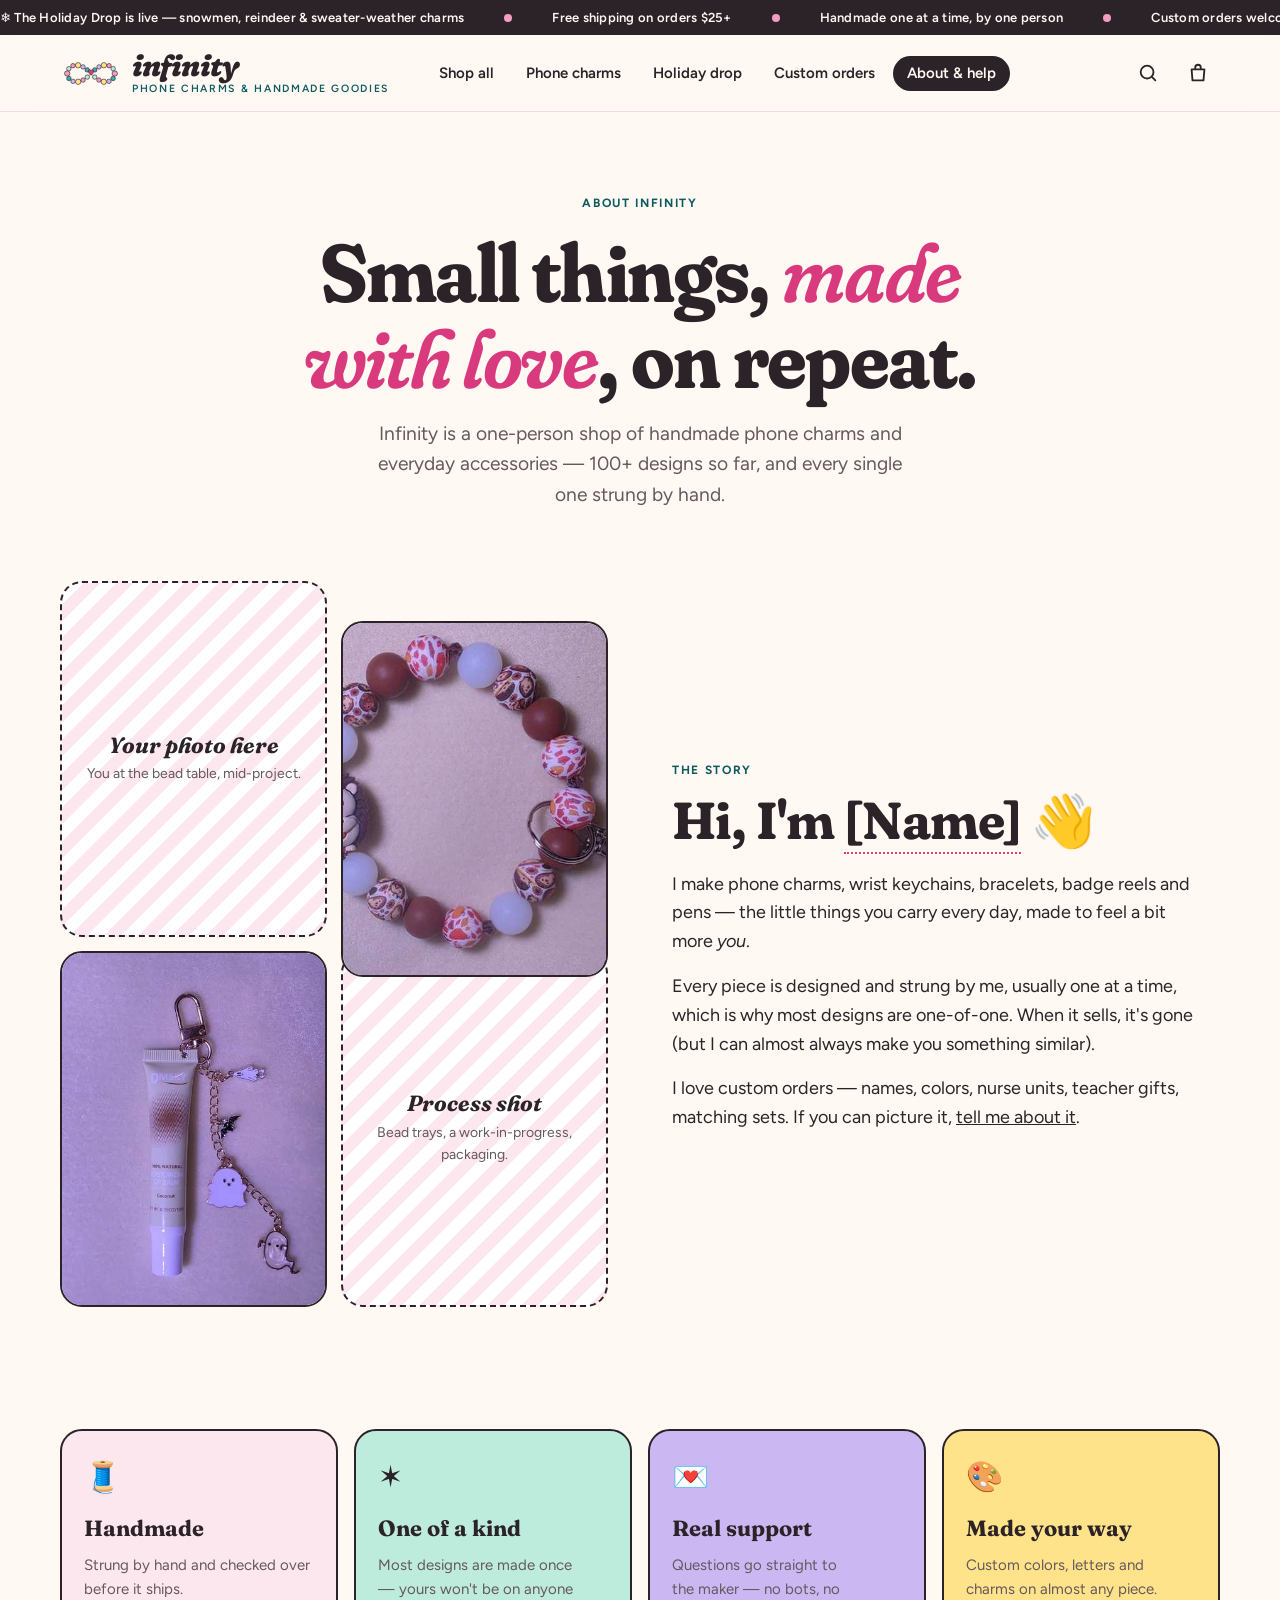
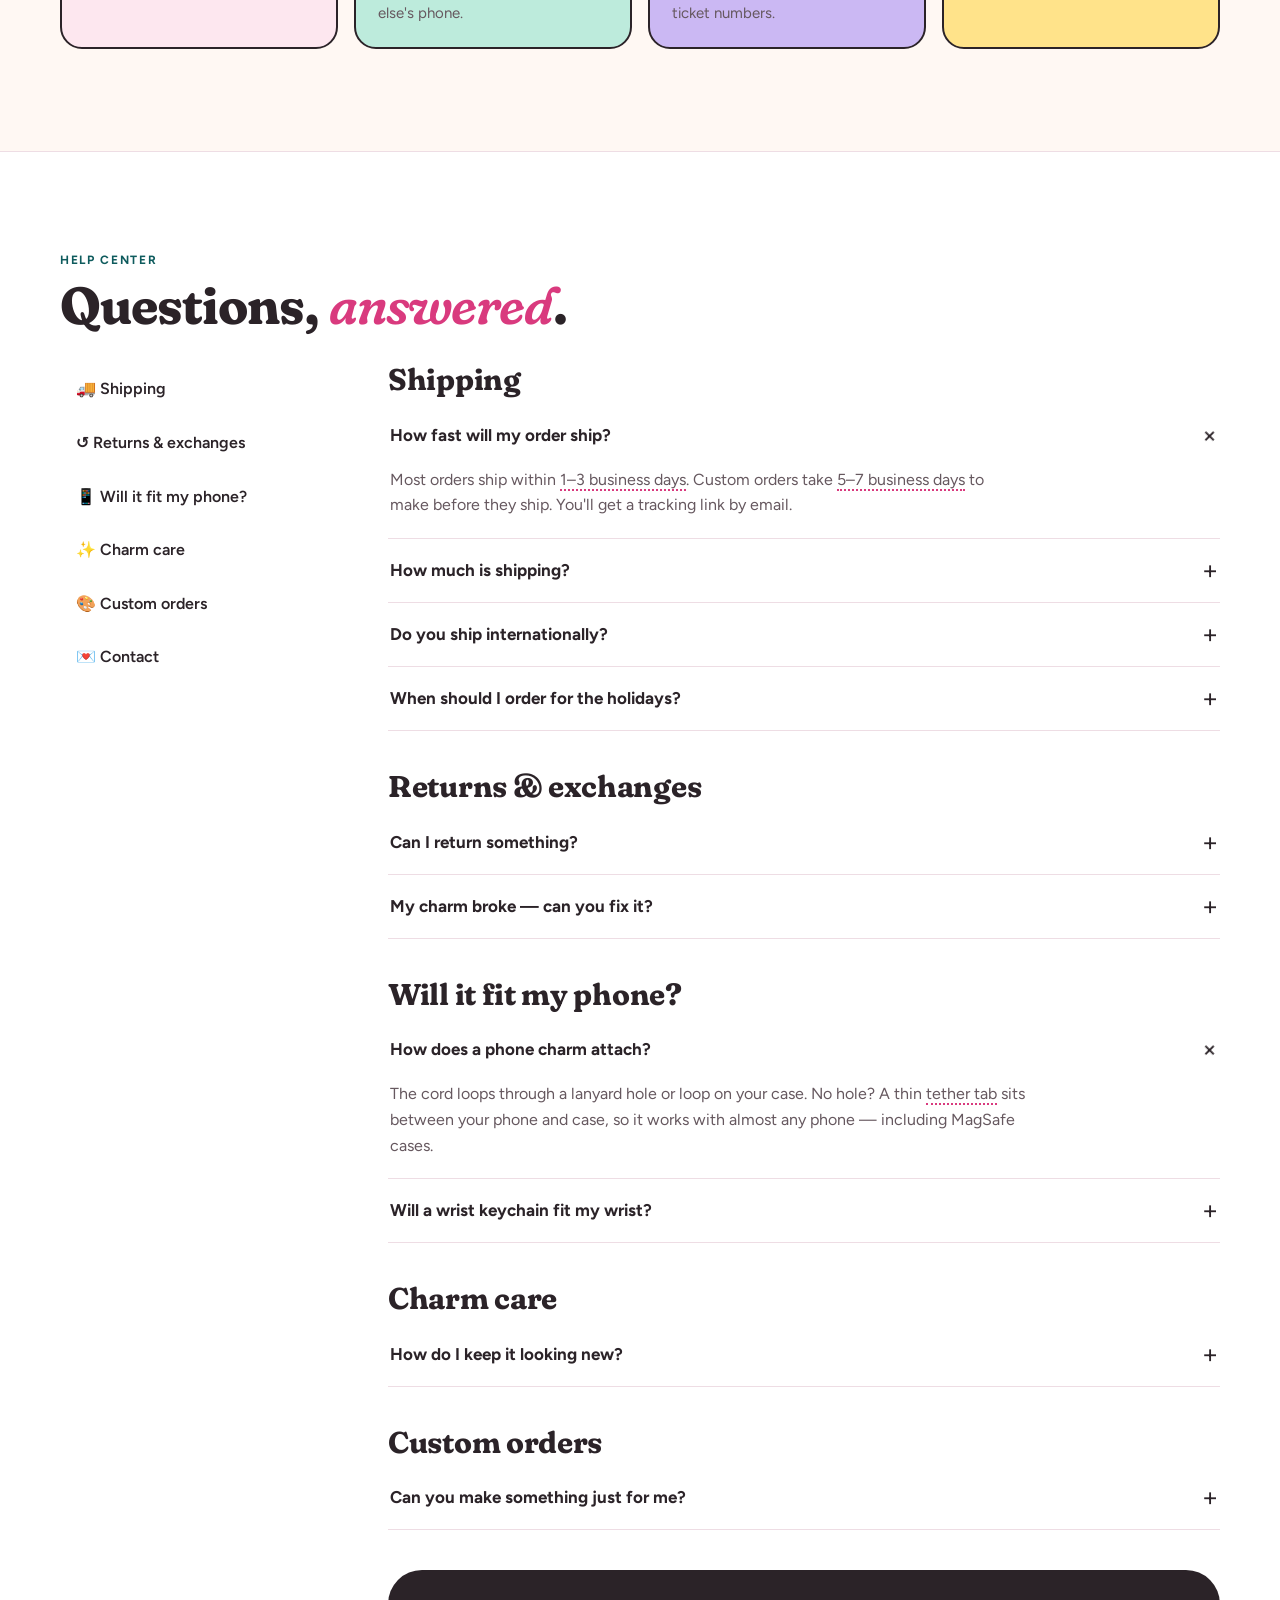
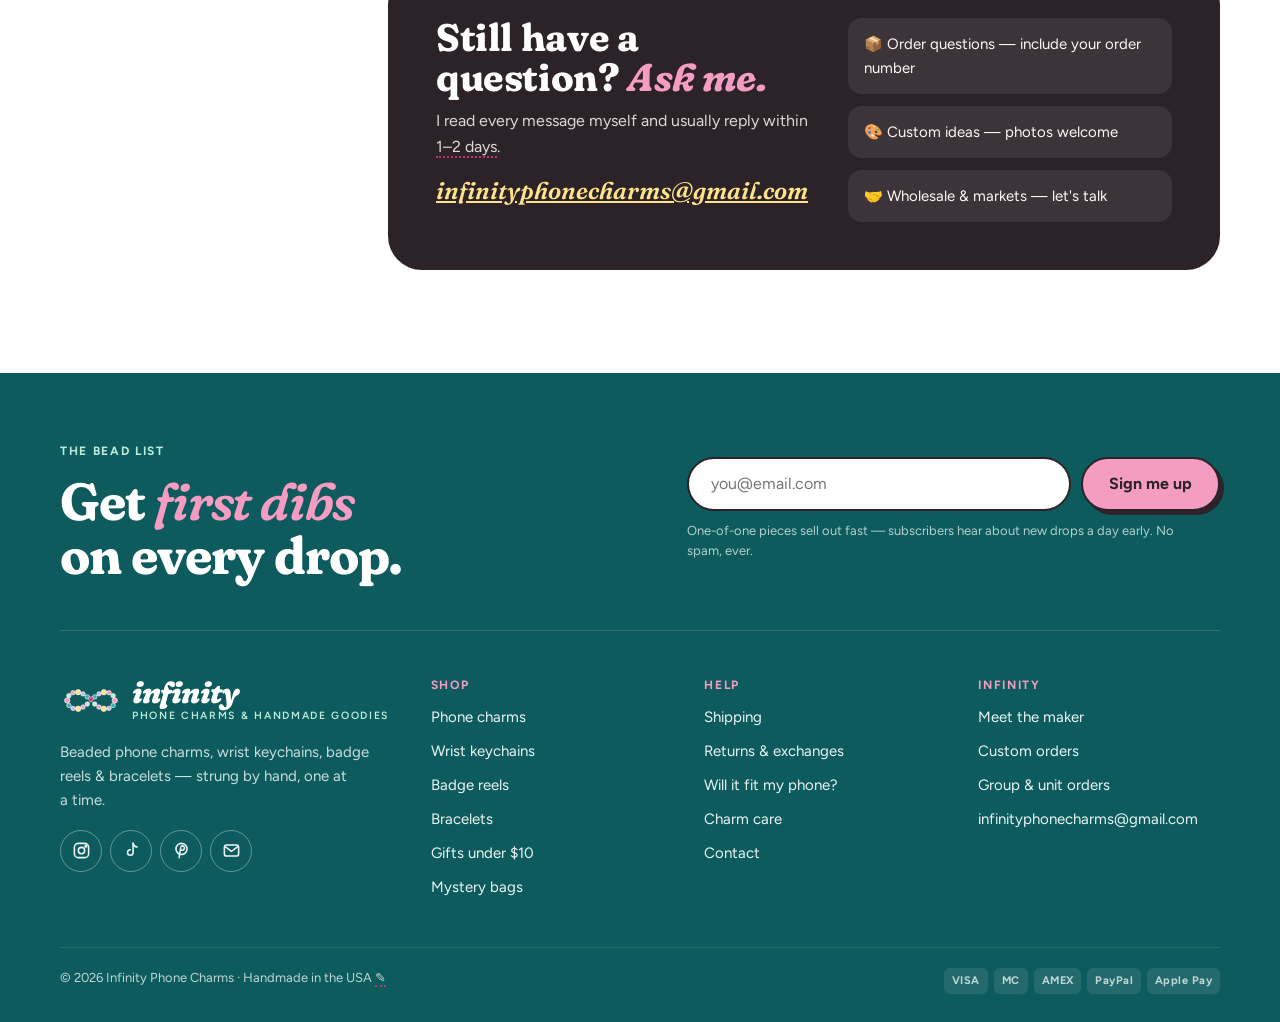
<file: infinity-redesign/about.html>
<!doctype html>
<html lang="en">
<head>
<meta charset="utf-8">
<meta name="viewport" content="width=device-width, initial-scale=1">
<title>About &amp; Help — Infinity (concept)</title>
<link rel="preconnect" href="https://fonts.googleapis.com"><link rel="preconnect" href="https://fonts.gstatic.com" crossorigin>
<link href="https://fonts.googleapis.com/css2?family=Fraunces:ital,opsz,wght,SOFT,WONK@0,9..144,400..900,0..100,0..1;1,9..144,400..900,0..100,0..1&family=Figtree:wght@400;500;600;700;800&display=swap" rel="stylesheet">
<link rel="stylesheet" href="assets/styles.css">
<style>
  .a-hero { padding: clamp(40px, 6vw, 90px) 0 30px; text-align: center; }
  .a-hero h1 { max-width: 14ch; margin: 16px auto 18px; }
  .a-hero .lede { margin: 0 auto; }
  .story { display: grid; grid-template-columns: 1fr 1fr; gap: clamp(28px, 5vw, 72px); align-items: center; }
  .story-ph { display: grid; grid-template-columns: 1fr 1fr; gap: 14px; }
  .story-ph .ph { border-radius: var(--r); overflow: hidden; aspect-ratio: 3/4; border: 2px solid var(--ink); background: var(--blush); }
  .story-ph .ph:nth-child(2) { transform: translateY(40px); }
  .story-ph img { width: 100%; height: 100%; object-fit: cover; }
  .story-ph .you { display: grid; place-items: center; text-align: center; padding: 18px; color: var(--ink-2); font-size: 14px; background: repeating-linear-gradient(-45deg, var(--blush), var(--blush) 12px, #fff 12px, #fff 24px); border-style: dashed; }
  .story-ph .you b { display: block; font: italic 700 22px/1.1 var(--f-display); color: var(--ink); margin-bottom: 6px; }
  .story p + p { margin-top: 16px; }
  .story .body { font-size: 18px; }
  .values { display: grid; grid-template-columns: repeat(4, 1fr); gap: 16px; }
  .value { border: 2px solid var(--ink); border-radius: var(--r); padding: 22px; background: #fff; }
  .value .ic { font-size: 30px; }
  .value b { display: block; font-family: var(--f-display); font-size: 22px; margin: 10px 0 6px; }
  .value p { color: var(--ink-2); font-size: 15px; }
  .value:nth-child(1) { background: var(--blush); } .value:nth-child(2) { background: var(--mint); } .value:nth-child(3) { background: var(--lilac); } .value:nth-child(4) { background: var(--butter); }

  .help { display: grid; grid-template-columns: 280px 1fr; gap: 48px; align-items: start; }
  .help-nav { position: sticky; top: 100px; display: grid; gap: 4px; }
  .help-nav a { padding: 12px 16px; border-radius: 14px; text-decoration: none; font-weight: 600; }
  .help-nav a:hover { background: var(--blush); }
  .faq-group { scroll-margin-top: 100px; margin-bottom: 40px; }
  .faq-group h3 { font-size: 30px; margin-bottom: 8px; }
  .faq details { border-bottom: 1.5px solid var(--line); }
  .faq summary { list-style: none; cursor: pointer; display: flex; justify-content: space-between; gap: 16px; padding: 18px 2px; font-weight: 700; font-size: 17px; }
  .faq summary::-webkit-details-marker { display: none; }
  .faq summary::after { content: "+"; font: 400 26px/1 var(--f-body); transition: transform .2s; flex-shrink: 0; }
  .faq details[open] summary::after { transform: rotate(45deg); }
  .faq .body { padding: 0 2px 20px; color: var(--ink-2); max-width: 64ch; }
  .contact-card { display: grid; grid-template-columns: 1.2fr 1fr; gap: 24px; background: var(--ink); color: var(--cream); border-radius: var(--r-lg); padding: clamp(24px, 4vw, 48px); scroll-margin-top: 100px; }
  .contact-card h3 { color: #fff; font-size: clamp(28px, 3vw, 40px); }
  .contact-card h3 em { color: var(--pink); }
  .contact-card a.mail { display: inline-block; margin-top: 18px; font: italic 600 clamp(18px, 2vw, 24px)/1.2 var(--f-display); color: var(--butter); word-break: break-all; }
  .contact-card ul { list-style: none; margin: 0; padding: 0; display: grid; gap: 12px; align-content: center; }
  .contact-card li { background: rgba(255,255,255,.08); border-radius: 14px; padding: 14px 16px; font-size: 15px; }
  @media (max-width: 960px) {
    .story, .help, .contact-card { grid-template-columns: 1fr; }
    .help-nav { position: static; display: flex; overflow-x: auto; }
    .help-nav a { white-space: nowrap; border: 1.5px solid var(--line); border-radius: 999px; padding: 10px 14px; }
    .values { grid-template-columns: 1fr 1fr; }
  }
  @media (max-width: 520px) { .values { grid-template-columns: 1fr; } }
</style>
</head>
<body data-page="about">
<div id="site-top"></div>

<main>
  <section class="a-hero">
    <div class="wrap">
      <span class="eyebrow">About Infinity</span>
      <h1>Small things, <em>made with love</em>, on repeat.</h1>
      <p class="lede">Infinity is a one-person shop of handmade phone charms and everyday accessories — 100+ designs so far, and every single one strung by hand.</p>
    </div>
  </section>

  <section class="sec" style="padding-top:40px">
    <div class="wrap story">
      <div class="story-ph" id="storyPh"></div>
      <div data-note="One merged page replaces About + Customer Service + Contact Us (three thin pages). Written in her own first-person voice, which already comes through on the old Contact page.">
        <span class="eyebrow">The story</span>
        <h2 style="margin:12px 0 22px">Hi, I'm <span class="ph-mark" title="Placeholder — her name">[Name]</span> 👋</h2>
        <div class="body">
          <p>I make phone charms, wrist keychains, bracelets, badge reels and pens — the little things you carry every day, made to feel a bit more <em>you</em>.</p>
          <p>Every piece is designed and strung by me, usually one at a time, which is why most designs are one-of-one. When it sells, it's gone (but I can almost always make you something similar).</p>
          <p>I love custom orders — names, colors, nurse units, teacher gifts, matching sets. If you can picture it, <a href="custom.html">tell me about it</a>.</p>
        </div>
      </div>
    </div>
  </section>

  <section class="sec" style="padding-top:20px">
    <div class="wrap">
      <div class="values">
        <div class="value"><span class="ic">🧵</span><b>Handmade</b><p>Strung by hand and checked over before it ships.</p></div>
        <div class="value"><span class="ic">✶</span><b>One of a kind</b><p>Most designs are made once — yours won't be on anyone else's phone.</p></div>
        <div class="value"><span class="ic">💌</span><b>Real support</b><p>Questions go straight to the maker — no bots, no ticket numbers.</p></div>
        <div class="value"><span class="ic">🎨</span><b>Made your way</b><p>Custom colors, letters and charms on almost any piece.</p></div>
      </div>
    </div>
  </section>

  <section class="sec" style="background:#fff;border-top:1px solid var(--line)">
    <div class="wrap">
      <div class="sec-hd" data-note="The current site has no shipping, returns or care info anywhere. These answers prevent abandoned carts and repetitive emails. Every ✎ answer needs her real policy."><div><span class="eyebrow">Help center</span><h2>Questions, <em>answered</em>.</h2></div></div>
      <div class="help">
        <nav class="help-nav" aria-label="Help topics"><a href="#shipping">🚚 Shipping</a><a href="#returns">↺ Returns &amp; exchanges</a><a href="#fit">📱 Will it fit my phone?</a><a href="#care">✨ Charm care</a><a href="#custom">🎨 Custom orders</a><a href="#contact">💌 Contact</a></nav>
        <div class="faq">
          <div class="faq-group" id="shipping"><h3>Shipping</h3>
            <details open><summary>How fast will my order ship?</summary><div class="body">Most orders ship within <span class="ph-mark" title="Confirm">1–3 business days</span>. Custom orders take <span class="ph-mark" title="Confirm">5–7 business days</span> to make before they ship. You'll get a tracking link by email.</div></details>
            <details><summary>How much is shipping?</summary><div class="body">Shipping is <span class="ph-mark" title="Confirm">$4</span> flat in the US, and <b>free on orders $25+</b> <span class="ph-mark" title="Suggested threshold — confirm">✎</span>. Mix and match anything to get there.</div></details>
            <details><summary>Do you ship internationally?</summary><div class="body"><span class="ph-mark" title="Confirm">Currently US only</span> — email me and I'll see what I can do.</div></details>
            <details><summary>When should I order for the holidays?</summary><div class="body">To arrive by Christmas, order ready-made pieces by <span class="ph-mark" title="Confirm">Dec 14</span> and custom pieces by <span class="ph-mark" title="Confirm">Dec 5</span>.</div></details>
          </div>
          <div class="faq-group" id="returns"><h3>Returns &amp; exchanges</h3>
            <details><summary>Can I return something?</summary><div class="body">Because pieces are handmade and mostly one-of-one, <span class="ph-mark" title="Confirm policy">all sales are final</span> — but if anything arrives damaged or isn't right, email me within <span class="ph-mark" title="Confirm">7 days</span> with a photo and I'll repair, remake or refund it.</div></details>
            <details><summary>My charm broke — can you fix it?</summary><div class="body">Yes! Send me a photo. Most repairs are free within the first <span class="ph-mark" title="Confirm">30 days</span>.</div></details>
          </div>
          <div class="faq-group" id="fit"><h3>Will it fit my phone?</h3>
            <details open><summary>How does a phone charm attach?</summary><div class="body">The cord loops through a lanyard hole or loop on your case. No hole? A thin <span class="ph-mark" title="Confirm if included/sold">tether tab</span> sits between your phone and case, so it works with almost any phone — including MagSafe cases.</div></details>
            <details><summary>Will a wrist keychain fit my wrist?</summary><div class="body">They're made to slip over most adult wrists. Need it bigger or smaller? Add a note at checkout.</div></details>
          </div>
          <div class="faq-group" id="care"><h3>Charm care</h3>
            <details><summary>How do I keep it looking new?</summary><div class="body">Wipe with a soft, damp cloth. Keep it out of water, away from harsh chemicals and long sun exposure, and avoid snagging it on sharp edges.</div></details>
          </div>
          <div class="faq-group" id="custom"><h3>Custom orders</h3>
            <details><summary>Can you make something just for me?</summary><div class="body">Absolutely — use the <a href="custom.html">custom order builder</a> or email me your idea. Group orders for units, schools and parties are welcome too.</div></details>
          </div>
          <div class="contact-card" id="contact">
            <div><h3>Still have a question? <em>Ask me.</em></h3><p style="opacity:.85;margin-top:10px">I read every message myself and usually reply within <span class="ph-mark" title="Confirm">1–2 days</span>.</p><a class="mail" href="mailto:infinityphonecharms@gmail.com">infinityphonecharms@gmail.com</a></div>
            <ul><li>📦 Order questions — include your order number</li><li>🎨 Custom ideas — photos welcome</li><li>🤝 Wholesale &amp; markets — let's talk</li></ul>
          </div>
        </div>
      </div>
    </div>
  </section>
</main>

<div id="site-bottom"></div>

<script src="assets/catalog.js"></script>
<script src="assets/app.js"></script>
<script>
document.addEventListener('inf:ready', () => {
  const { C, img } = INF;
  const f = n => C.find(p => p.n === n);
  document.querySelector('#storyPh').innerHTML = `<div class="ph you"><div><b>Your photo here</b>You at the bead table, mid-project.</div></div>
    <div class="ph"><img src="${img(f('Hedgehog Holding a Pumpkin Wrist Keychain').img[0])}" alt=""></div>
    <div class="ph"><img src="${img(f('Halloween Lip Balm Keychain').img[0])}" alt=""></div>
    <div class="ph you"><div><b>Process shot</b>Bead trays, a work-in-progress, packaging.</div></div>`;
});
</script>
</body>
</html>
</file>
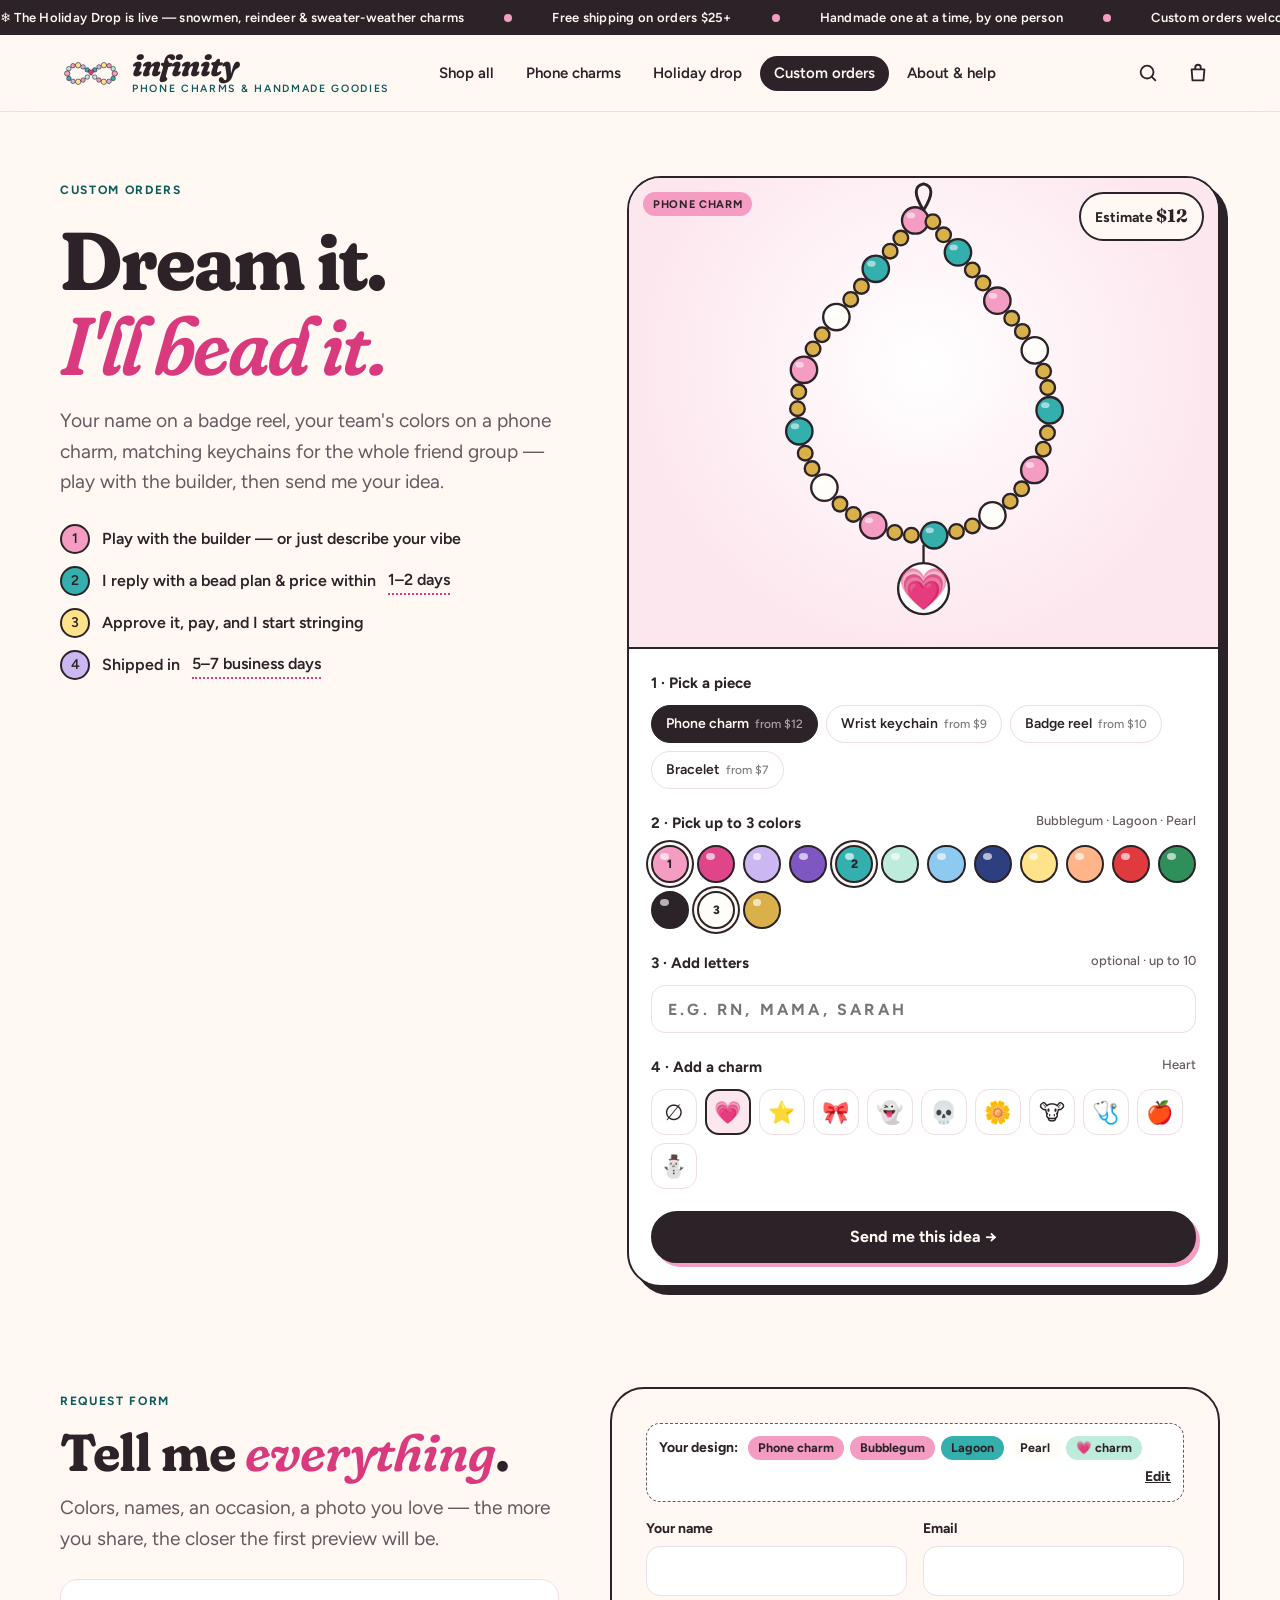
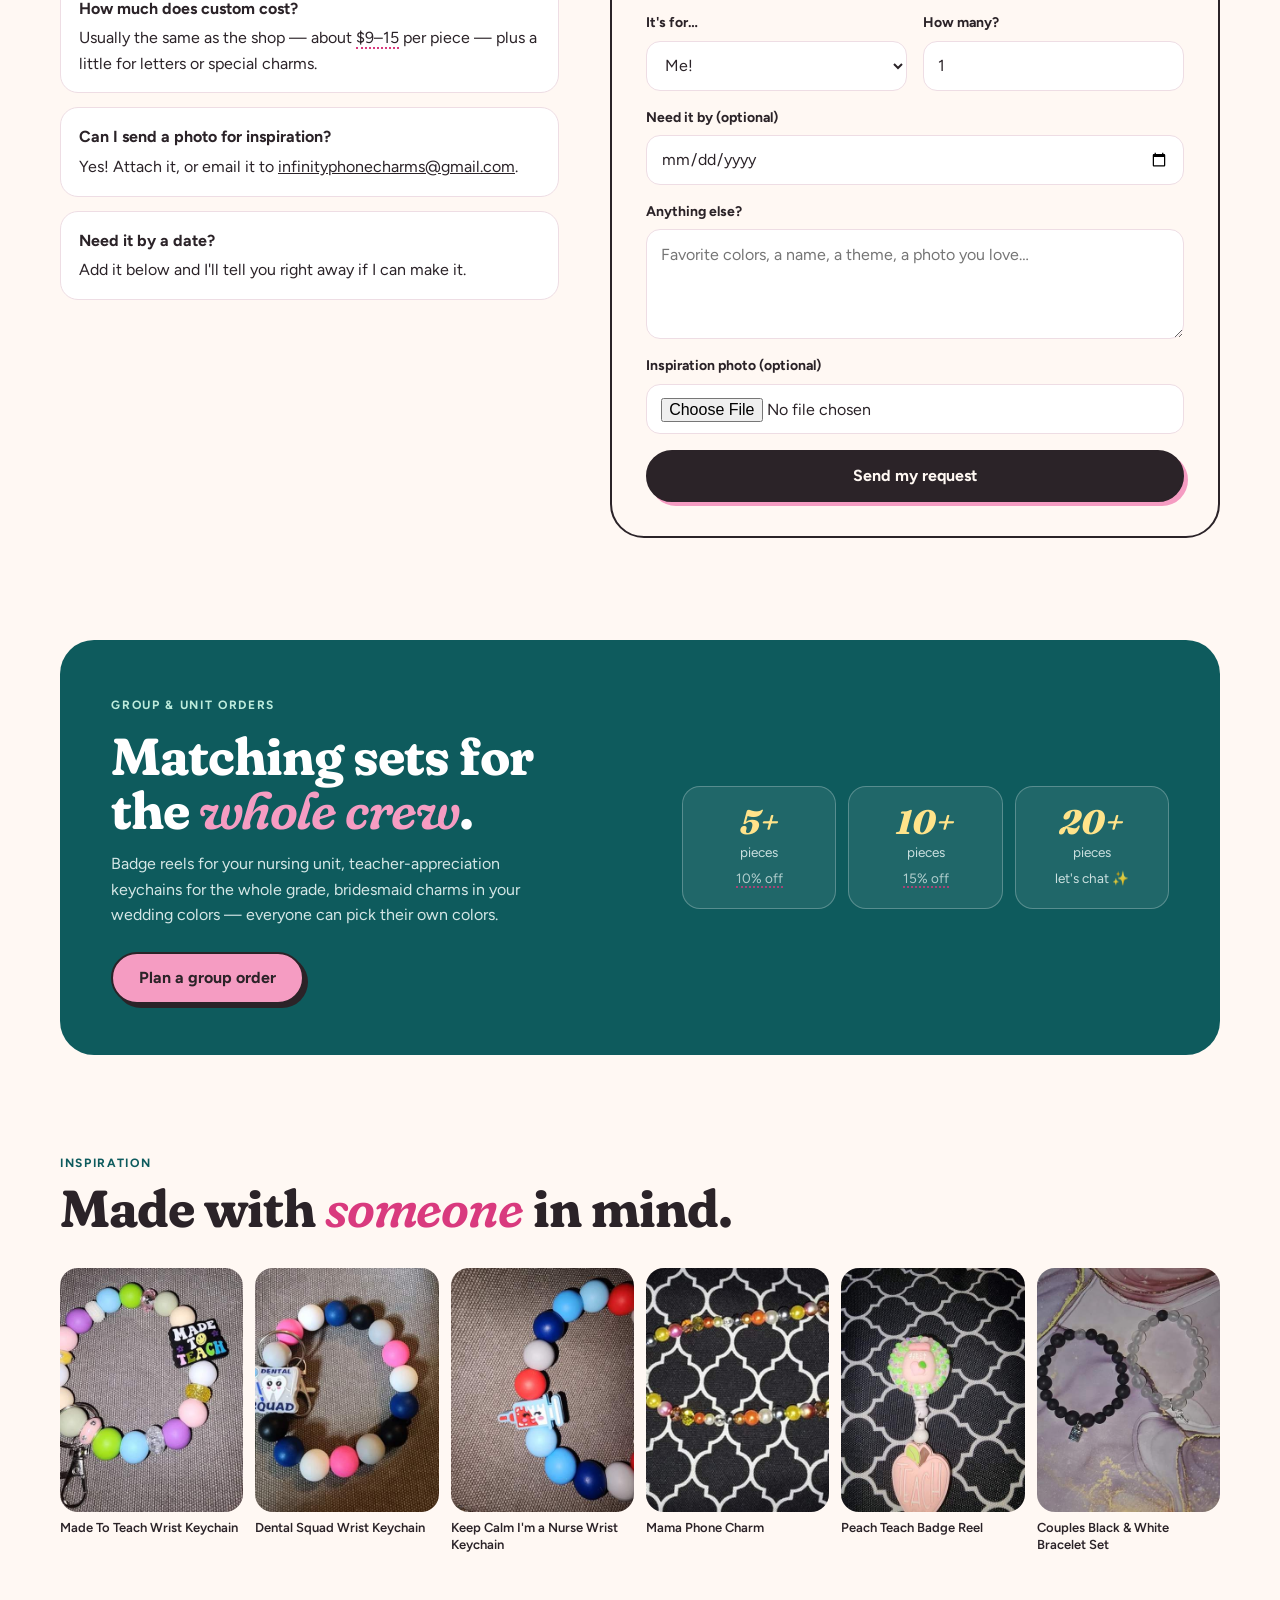
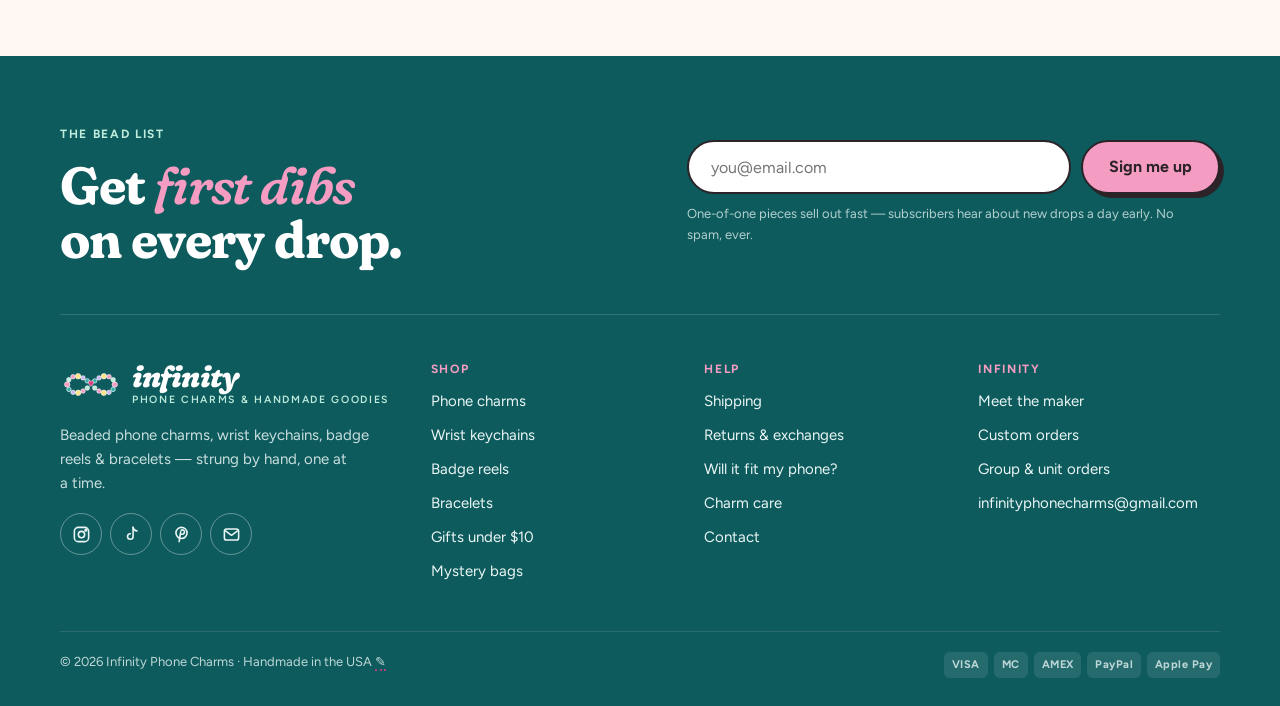
<file: infinity-redesign/custom.html>
<!doctype html>
<html lang="en">
<head>
<meta charset="utf-8">
<meta name="viewport" content="width=device-width, initial-scale=1">
<title>Custom Orders — Infinity (concept)</title>
<link rel="preconnect" href="https://fonts.googleapis.com"><link rel="preconnect" href="https://fonts.gstatic.com" crossorigin>
<link href="https://fonts.googleapis.com/css2?family=Fraunces:ital,opsz,wght,SOFT,WONK@0,9..144,400..900,0..100,0..1;1,9..144,400..900,0..100,0..1&family=Figtree:wght@400;500;600;700;800&display=swap" rel="stylesheet">
<link rel="stylesheet" href="assets/styles.css">
<style>
  .c-hero { padding: clamp(36px, 5vw, 70px) 0 40px; }
  .c-hero .wrap { display: grid; grid-template-columns: 1fr 1.15fr; gap: clamp(28px, 4vw, 60px); align-items: start; }
  .c-hero h1 { margin: 16px 0 18px; }
  .c-hero ul { list-style: none; padding: 0; margin: 26px 0 0; display: grid; gap: 12px; }
  .c-hero li { display: flex; gap: 12px; align-items: center; font-weight: 600; }
  .c-hero li i { width: 30px; height: 30px; border-radius: 50%; border: 2px solid var(--ink); display: grid; place-items: center; font-style: normal; font-size: 14px; flex-shrink: 0; }
  .c-hero li:nth-child(1) i { background: var(--pink); } .c-hero li:nth-child(2) i { background: var(--teal); } .c-hero li:nth-child(3) i { background: var(--butter); } .c-hero li:nth-child(4) i { background: var(--lilac); }
  .remake { display: none; gap: 14px; align-items: center; margin-top: 26px; padding: 12px; background: #fff; border: 2px solid var(--ink); border-radius: 18px; box-shadow: 4px 4px 0 var(--pink); }
  .remake.on { display: flex; }
  .remake img { width: 60px; height: 80px; object-fit: cover; border-radius: 10px; }

  /* Builder */
  .builder { background: #fff; border: 2px solid var(--ink); border-radius: var(--r-lg); box-shadow: 8px 8px 0 var(--ink); overflow: hidden; }
  .b-preview { position: relative; background: radial-gradient(circle at 50% 40%, #fff 0, var(--blush) 70%); border-bottom: 2px solid var(--ink); aspect-ratio: 400 / 320; display: grid; place-items: center; }
  .b-preview svg { width: 100%; height: 100%; }
  .b-preview .est { position: absolute; right: 14px; top: 14px; background: var(--cream); border: 2px solid var(--ink); border-radius: 999px; padding: 8px 14px; font-weight: 700; font-size: 14px; }
  .b-preview .est b { font-family: var(--f-display); font-size: 18px; }
  .b-preview .lbl { position: absolute; left: 14px; top: 14px; }
  .b-controls { padding: 22px; display: grid; gap: 22px; }
  .b-step h4 { margin: 0 0 10px; display: flex; justify-content: space-between; font-size: 15px; }
  .b-step h4 span { font-weight: 500; color: var(--ink-2); font-size: 13px; }
  .seg { display: flex; flex-wrap: wrap; gap: 8px; }
  .colors { display: grid; grid-template-columns: repeat(auto-fill, minmax(38px, 1fr)); gap: 8px; }
  .colors button { position: relative; aspect-ratio: 1; border-radius: 50%; border: 2px solid var(--ink); cursor: pointer; padding: 0; }
  .colors button::after { content: ""; position: absolute; left: 22%; top: 16%; width: 26%; height: 20%; border-radius: 50%; background: rgba(255,255,255,.65); }
  .colors button[aria-pressed="true"] { box-shadow: 0 0 0 3px var(--cream), 0 0 0 5px var(--ink); }
  .colors button .n { position: absolute; inset: 0; display: grid; place-items: center; font: 800 12px/1 var(--f-body); color: var(--ink); z-index: 1; }
  .charms { display: flex; flex-wrap: wrap; gap: 8px; }
  .charms button { width: 46px; height: 46px; border-radius: 14px; border: 1.5px solid var(--line); background: #fff; cursor: pointer; font-size: 22px; }
  .charms button[aria-pressed="true"] { border: 2px solid var(--ink); background: var(--blush); }
  .letters input { width: 100%; height: 48px; border-radius: 14px; border: 1.5px solid var(--line); padding: 0 16px; font-size: 16px; letter-spacing: .2em; text-transform: uppercase; font-weight: 700; }
  .letters input:focus { border-color: var(--ink); outline: none; }

  /* Request form */
  .req { display: grid; grid-template-columns: .9fr 1.1fr; gap: clamp(28px, 4vw, 60px); align-items: start; }
  form.card-form { background: var(--cream); border: 2px solid var(--ink); border-radius: var(--r-lg); padding: clamp(20px, 3vw, 34px); display: grid; grid-template-columns: 1fr 1fr; gap: 16px; }
  .field { display: grid; gap: 6px; }
  .field.full { grid-column: 1 / -1; }
  .field label { font-weight: 700; font-size: 14px; }
  .field input, .field select, .field textarea { width: 100%; min-width: 0; height: 50px; border-radius: 14px; border: 1.5px solid var(--line); background: #fff; padding: 0 14px; font-size: 16px; }
  .field textarea { height: 110px; padding: 12px 14px; resize: vertical; }
  .field input:focus, .field select:focus, .field textarea:focus { border-color: var(--ink); outline: none; }
  .summary { grid-column: 1 / -1; display: flex; flex-wrap: wrap; gap: 6px; align-items: center; padding: 12px; background: #fff; border-radius: 14px; border: 1.5px dashed var(--ink-2); font-size: 14px; }
  .summary .badge { text-transform: none; letter-spacing: 0; font-size: 12.5px; }
  .faq-mini { display: grid; gap: 14px; margin-top: 24px; }
  .faq-mini div { background: #fff; border-radius: 18px; padding: 16px 18px; border: 1.5px solid var(--line); }
  .faq-mini b { display: block; margin-bottom: 4px; }

  .bulk { background: var(--teal-ink); color: #EAF6F5; border-radius: var(--r-lg); padding: clamp(28px, 4vw, 56px); display: grid; grid-template-columns: 1.1fr 1fr; gap: 36px; align-items: center; }
  .bulk h2 { color: #fff; } .bulk h2 em { color: var(--pink); }
  .tiers { display: grid; grid-template-columns: repeat(3, 1fr); gap: 12px; }
  .tier { background: rgba(255,255,255,.08); border: 1.5px solid rgba(255,255,255,.25); border-radius: 18px; padding: 18px; text-align: center; }
  .tier b { display: block; font: italic 800 34px/1 var(--f-display); color: var(--butter); }
  .tier span { font-size: 13.5px; opacity: .85; }
  .insp { display: grid; grid-template-columns: repeat(6, 1fr); gap: 12px; }
  .insp a { text-decoration: none; }
  .insp .im { aspect-ratio: 3/4; border-radius: 18px; overflow: hidden; background: var(--blush); }
  .insp img { width: 100%; height: 100%; object-fit: cover; }
  .insp small { display: block; margin-top: 8px; font-weight: 600; font-size: 13px; line-height: 1.3; }

  @media (max-width: 960px) {
    .c-hero .wrap, .req, .bulk { grid-template-columns: minmax(0, 1fr); }
    .insp { grid-template-columns: repeat(3, 1fr); }
  }
  @media (max-width: 560px) {
    form.card-form { grid-template-columns: minmax(0, 1fr); }
    .tiers { grid-template-columns: 1fr; }
  }
</style>
</head>
<body data-page="custom">
<div id="site-top"></div>

<main>
  <section class="c-hero">
    <div class="wrap">
      <div>
        <span class="eyebrow">Custom orders</span>
        <h1>Dream it. <em>I'll bead it.</em></h1>
        <p class="lede">Your name on a badge reel, your team's colors on a phone charm, matching keychains for the whole friend group — play with the builder, then send me your idea.</p>
        <ul>
          <li><i>1</i>Play with the builder — or just describe your vibe</li>
          <li><i>2</i>I reply with a bead plan &amp; price within <span class="ph-mark" title="Placeholder — confirm">1–2 days</span></li>
          <li><i>3</i>Approve it, pay, and I start stringing</li>
          <li><i>4</i>Shipped in <span class="ph-mark" title="Placeholder — confirm">5–7 business days</span></li>
        </ul>
        <div class="remake" id="remake"></div>
      </div>

      <div class="builder" data-note="Interactive bead builder: customers play with type, colors, letters and a charm, and see a live preview + estimate. It's optional — on Squarespace the simple version is a Form block with the same fields.">
        <div class="b-preview"><span class="badge pink lbl" id="typeLbl">Phone charm</span><span class="est">Estimate <b id="est">$12</b></span><svg id="pv" viewBox="0 0 400 320" aria-label="Live preview of your design" role="img"></svg></div>
        <div class="b-controls">
          <div class="b-step"><h4>1 · Pick a piece</h4><div class="seg" id="types"></div></div>
          <div class="b-step"><h4>2 · Pick up to 3 colors <span id="colorNames"></span></h4><div class="colors" id="colors"></div></div>
          <div class="b-step letters"><h4>3 · Add letters <span>optional · up to 10</span></h4><label class="sr" for="txt">Letters</label><input id="txt" maxlength="10" placeholder="e.g. RN, MAMA, SARAH" autocomplete="off"></div>
          <div class="b-step"><h4>4 · Add a charm <span id="charmName"></span></h4><div class="charms" id="charms"></div></div>
          <a class="btn block" href="#request">Send me this idea →</a>
        </div>
      </div>
    </div>
  </section>

  <section class="sec" id="request" style="padding-top:60px">
    <div class="wrap req">
      <div>
        <span class="eyebrow">Request form</span>
        <h2 style="margin:12px 0 14px">Tell me <em>everything</em>.</h2>
        <p class="lede">Colors, names, an occasion, a photo you love — the more you share, the closer the first preview will be.</p>
        <div class="faq-mini">
          <div><b>How much does custom cost?</b>Usually the same as the shop — about <span class="ph-mark" title="Placeholder — confirm pricing">$9–15</span> per piece — plus a little for letters or special charms.</div>
          <div><b>Can I send a photo for inspiration?</b>Yes! Attach it, or email it to <a href="mailto:infinityphonecharms@gmail.com">infinityphonecharms@gmail.com</a>.</div>
          <div><b>Need it by a date?</b>Add it below and I'll tell you right away if I can make it.</div>
        </div>
      </div>
      <form class="card-form" onsubmit="event.preventDefault(); INF.toast('Mockup: this would send the request to her inbox 💌')">
        <div class="summary" id="summary"></div>
        <div class="field"><label for="f1">Your name</label><input id="f1" required></div>
        <div class="field"><label for="f2">Email</label><input id="f2" type="email" required></div>
        <div class="field"><label for="f3">It's for…</label><select id="f3"><option>Me!</option><option>A gift</option><option>A group / unit / team</option><option>A wedding or party</option></select></div>
        <div class="field"><label for="f4">How many?</label><input id="f4" type="number" min="1" value="1"></div>
        <div class="field full"><label for="f5">Need it by (optional)</label><input id="f5" type="date"></div>
        <div class="field full"><label for="f6">Anything else?</label><textarea id="f6" placeholder="Favorite colors, a name, a theme, a photo you love…"></textarea></div>
        <div class="field full"><label for="f7">Inspiration photo (optional)</label><input id="f7" type="file" accept="image/*" style="padding-top:12px"></div>
        <button class="btn block field full" type="submit">Send my request</button>
      </form>
    </div>
  </section>

  <section class="sec" id="bulk" style="padding-top:0">
    <div class="wrap">
      <div class="bulk" data-note="Group orders are the biggest growth opportunity: she already sells nurse, dental and teacher designs. Units, schools and bridal parties buy 5–20 at a time.">
        <div>
          <span class="eyebrow" style="color:var(--mint)">Group &amp; unit orders</span>
          <h2 style="margin:12px 0 14px">Matching sets for the <em>whole crew</em>.</h2>
          <p style="opacity:.9;max-width:46ch">Badge reels for your nursing unit, teacher-appreciation keychains for the whole grade, bridesmaid charms in your wedding colors — everyone can pick their own colors.</p>
          <a class="btn pink" style="margin-top:24px" href="#request">Plan a group order</a>
        </div>
        <div class="tiers">
          <div class="tier"><b>5+</b><span>pieces<br><span class="ph-mark" title="Suggested — confirm">10% off</span></span></div>
          <div class="tier"><b>10+</b><span>pieces<br><span class="ph-mark" title="Suggested — confirm">15% off</span></span></div>
          <div class="tier"><b>20+</b><span>pieces<br>let's chat ✨</span></div>
        </div>
      </div>
    </div>
  </section>

  <section class="sec" style="padding-top:0">
    <div class="wrap">
      <div class="sec-hd"><div><span class="eyebrow">Inspiration</span><h2>Made with <em>someone</em> in mind.</h2></div></div>
      <div class="insp" id="insp"></div>
    </div>
  </section>
</main>

<div id="site-bottom"></div>

<script src="assets/catalog.js"></script>
<script src="assets/app.js"></script>
<script>
document.addEventListener('inf:ready', () => {
  const { C, byId, img, esc, money } = INF;
  const $ = s => document.querySelector(s);
  const TYPES = { charm: ['Phone charm', 12], wrist: ['Wrist keychain', 9], reel: ['Badge reel', 10], bracelet: ['Bracelet', 7] };
  const COLORS = [['Bubblegum', '#F59CC2'], ['Hot pink', '#E0458A'], ['Lilac', '#CBB8F3'], ['Purple', '#7E57C2'], ['Lagoon', '#33AFAD'], ['Mint', '#BDEBDC'],
    ['Sky', '#8EC9F0'], ['Navy', '#2E3F7F'], ['Butter', '#FFE38A'], ['Peach', '#FFB48A'], ['Cherry', '#E0393E'], ['Forest', '#2F8F5B'], ['Black', '#2B2328'], ['Pearl', '#FFFDF8'], ['Gold', '#D9B04A']];
  const CHARMS = [['none', '∅', 'No charm'], ['heart', '💗', 'Heart'], ['star', '⭐', 'Star'], ['bow', '🎀', 'Bow'], ['ghost', '👻', 'Ghost'], ['skull', '💀', 'Skull'], ['flower', '🌼', 'Daisy'], ['cow', '🐮', 'Cow'], ['nurse', '🩺', 'Nurse'], ['apple', '🍎', 'Teacher apple'], ['snow', '⛄', 'Snowman']];
  const S = { type: 'charm', colors: ['Bubblegum', 'Lagoon', 'Pearl'], text: '', charm: 'heart' };
  const hex = n => COLORS.find(c => c[0] === n)[1];

  // remake banner
  const rid = new URLSearchParams(location.search).get('remake');
  if (rid && byId[rid]) { const p = byId[rid]; $('#remake').classList.add('on'); $('#remake').innerHTML = `<img src="${img(p.img[0])}" alt=""><div><b>Remaking: ${esc(p.n)}</b><br><span class="muted" style="font-size:14px">This one sold out — I'll use it as the starting point for yours.</span></div>`; S.type = p.type === 'Wrist Keychains' ? 'wrist' : p.type === 'Badge Reels' ? 'reel' : p.type === 'Bracelets' ? 'bracelet' : 'charm'; }

  function bead(x, y, r, name, k) {
    const f = hex(name), clear = name === 'Pearl';
    return `<g><circle cx="${x}" cy="${y}" r="${r}" fill="${f}" stroke="#2B2328" stroke-width="1.6"/>${r > 5 ? `<ellipse cx="${x - r * .33}" cy="${y - r * .38}" rx="${r * .32}" ry="${r * .22}" fill="#fff" opacity="${clear ? .9 : .55}"/>` : ''}</g>`;
  }
  function letter(x, y, ch, s = 22) {
    return `<g><rect x="${x - s / 2}" y="${y - s / 2}" width="${s}" height="${s}" rx="5" fill="#fff" stroke="#2B2328" stroke-width="1.6"/><text x="${x}" y="${y + 5.5}" text-anchor="middle" style="font:800 14px Figtree, sans-serif" fill="#2B2328">${esc(ch)}</text></g>`;
  }
  function charmAt(x, y, size = 30, hangFrom) {
    if (S.charm === 'none') return '';
    const e = CHARMS.find(c => c[0] === S.charm)[1];
    const line = hangFrom ? `<line x1="${hangFrom[0]}" y1="${hangFrom[1]}" x2="${x}" y2="${y - size * .55}" stroke="#2B2328" stroke-width="1.6"/>` : '';
    return `${line}<circle cx="${x}" cy="${y}" r="${size * .62}" fill="#fff" stroke="#2B2328" stroke-width="1.6"/><text x="${x}" y="${y + size * .34}" text-anchor="middle" style="font-size:${size}px">${e}</text>`;
  }
  // place beads along a polyline, leaving a gap in the middle for letters
  function along(pts, sizes, gapLen) {
    const seg = []; let L = 0;
    for (let i = 1; i < pts.length; i++) { const d = Math.hypot(pts[i][0] - pts[i - 1][0], pts[i][1] - pts[i - 1][1]); seg.push([L, d]); L += d; }
    const at = s => { for (let i = 0; i < seg.length; i++) { const [a, d] = seg[i]; if (s <= a + d) { const t = (s - a) / d; return [pts[i][0] + (pts[i + 1][0] - pts[i][0]) * t, pts[i][1] + (pts[i + 1][1] - pts[i][1]) * t]; } } return pts.at(-1); };
    const out = []; let s = sizes[0], k = 0; const mid = L / 2;
    while (s < L - 4) {
      const r = sizes[k % sizes.length];
      if (gapLen && Math.abs(s - mid) < gapLen / 2) { s = mid + gapLen / 2 + r; continue; }
      out.push([...at(s), r, k]); s += r + sizes[(k + 1) % sizes.length] + 1.5; k++;
    }
    return { out, at, L };
  }
  const col = k => S.colors[k % S.colors.length] || 'Pearl';

  function draw() {
    const t = S.type, txt = S.text.toUpperCase().replace(/[^A-Z0-9♡ ]/g, '');
    let g = '';
    if (t === 'charm' || t === 'bracelet' || t === 'wrist') {
      const cx = 200, cy = t === 'charm' ? 158 : 168, R = t === 'charm' ? 86 : t === 'wrist' ? 104 : 100;
      let pts = [];
      if (t === 'charm') {
        // teardrop: two strands from the knot + an arc around the bottom
        const K = [cx, 22], d = cy - K[1], a = Math.acos(R / d), A0 = -Math.PI / 2 - a, A1 = -Math.PI / 2 + a;
        pts.push(K);
        for (let i = 0; i <= 80; i++) { const th = A0 - i / 80 * (2 * Math.PI - 2 * a); pts.push([cx + R * Math.cos(th), cy + R * Math.sin(th)]); }
        pts.push(K);
        g += `<path d="M${cx} ${K[1]} q -10 -16 0 -18 q 10 2 0 18" fill="none" stroke="#2B2328" stroke-width="2"/>`;
      } else {
        for (let i = 0; i <= 120; i++) { const th = -Math.PI / 2 - i / 120 * Math.PI * 2; pts.push([cx + R * Math.cos(th), cy + R * Math.sin(th)]); }
      }
      g += `<path d="M${pts.map(p => p.map(v => v.toFixed(1)).join(' ')).join(' L')}" fill="none" stroke="#2B2328" stroke-width="1.6" opacity=".55"/>`;
      const sizes = t === 'wrist' ? [13] : t === 'bracelet' ? [8.5] : [9, 5, 5];
      const gap = txt.length ? txt.length * 23 + 6 : 0;
      const { out, at, L } = along(pts, sizes, gap);
      // reorder so the bottom of the loop is the middle of the path for every type
      let bi = 0; out.forEach(([x, y, r]) => { g += bead(x, y, r, r < 6 ? 'Gold' : col(bi++)); });
      if (txt.length) { const mid = L / 2; [...txt].forEach((ch, i) => { const [x, y] = at(mid - (txt.length - 1) * 11.5 + i * 23); g += letter(x, y, ch); }); }
      if (t === 'wrist') {
        g += `<circle cx="${cx}" cy="${cy - R - 20}" r="16" fill="none" stroke="#9AA0A6" stroke-width="4"/><rect x="${cx - 9}" y="${cy - R - 8}" width="18" height="22" rx="7" fill="#C9CDD2" stroke="#2B2328" stroke-width="1.6"/>`;
        g += charmAt(cx + R * Math.cos(2.4), cy + R * Math.sin(2.4), 30);
      } else {
        const by = cy + R; g += charmAt(cx, by + 36, 28, [cx, by + 6]);
      }
    } else { // badge reel
      const cx = 200;
      g += `<circle cx="${cx}" cy="78" r="58" fill="${hex(S.colors[0] || 'Pearl')}" stroke="#2B2328" stroke-width="2"/><circle cx="${cx}" cy="78" r="46" fill="#fff" stroke="#2B2328" stroke-width="1.6" opacity=".9"/>`;
      g += charmAt(cx, 80, 38).replace(/<circle[^>]*\/>/, '');
      const pts = [[cx, 138], [cx, 262]];
      g += `<line x1="${cx}" y1="136" x2="${cx}" y2="264" stroke="#2B2328" stroke-width="1.6" opacity=".55"/>`;
      const gap = txt.length ? Math.min(txt.length, 5) * 23 : 0;
      const { out, at, L } = along(pts, [8, 8, 5], gap);
      let bj = 0; out.forEach(([x, y, r]) => { g += bead(x, y, r, r < 6 ? 'Gold' : col(bj++)); });
      if (txt.length) [...txt.slice(0, 5)].forEach((ch, i) => { const [x, y] = at(L / 2 - (Math.min(txt.length, 5) - 1) * 11.5 + i * 23); g += letter(x, y, ch); });
      g += `<rect x="${cx - 12}" y="262" width="24" height="30" rx="5" fill="#C9CDD2" stroke="#2B2328" stroke-width="1.6"/>`;
    }
    $('#pv').innerHTML = g;
    const est = TYPES[t][1] + (txt.replace(/ /g, '').length ? 2 : 0);
    $('#est').textContent = money(est);
    $('#typeLbl').textContent = TYPES[t][0];
    $('#colorNames').textContent = S.colors.join(' · ');
    $('#charmName').textContent = CHARMS.find(c => c[0] === S.charm)[2];
    $('#summary').innerHTML = `<b style="margin-right:4px">Your design:</b><span class="badge pink">${TYPES[t][0]}</span>${S.colors.map(c => `<span class="badge" style="background:${hex(c)};${c === 'Black' || c === 'Navy' || c === 'Purple' || c === 'Forest' ? 'color:#fff' : ''}">${c}</span>`).join('')}${txt ? `<span class="badge new">“${esc(txt)}”</span>` : ''}${S.charm !== 'none' ? `<span class="badge mint">${CHARMS.find(c => c[0] === S.charm)[1]} charm</span>` : ''}<a href="#" style="margin-left:auto;font-weight:700" onclick="scrollTo({top:0,behavior:'smooth'});return false">Edit</a>`;
  }
  function controls() {
    $('#types').innerHTML = Object.entries(TYPES).map(([k, [n, p]]) => `<button class="chip" aria-pressed="${S.type === k}" data-t="${k}">${n} <span class="ct">from ${money(p)}</span></button>`).join('');
    $('#colors').innerHTML = COLORS.map(([n, h]) => { const i = S.colors.indexOf(n); return `<button aria-label="${n}" title="${n}" aria-pressed="${i > -1}" data-c="${n}" style="background:${h}">${i > -1 ? `<span class="n" style="${['Black', 'Navy', 'Purple', 'Forest', 'Cherry'].includes(n) ? 'color:#fff' : ''}">${i + 1}</span>` : ''}</button>`; }).join('');
    $('#charms').innerHTML = CHARMS.map(([k, e, n]) => `<button aria-label="${n}" title="${n}" aria-pressed="${S.charm === k}" data-ch="${k}">${e}</button>`).join('');
    draw();
  }
  document.addEventListener('click', e => {
    const t = e.target.closest('[data-t]'); if (t) { S.type = t.dataset.t; controls(); return; }
    const c = e.target.closest('[data-c]'); if (c) { const n = c.dataset.c, i = S.colors.indexOf(n); if (i > -1) { if (S.colors.length > 1) S.colors.splice(i, 1); } else { S.colors.push(n); if (S.colors.length > 3) S.colors.shift(); } controls(); return; }
    const ch = e.target.closest('[data-ch]'); if (ch) { S.charm = ch.dataset.ch; controls(); }
  });
  $('#txt').addEventListener('input', e => { S.text = e.target.value; draw(); });
  controls();

  const insp = ['Made To Teach Wrist Keychain', 'Dental Squad Wrist Keychain', "Keep Calm I'm a Nurse Wrist Keychain", 'Mama Phone Charm', 'Peach Teach Badge Reel', 'Couples Black & White Bracelet Set'].map(n => C.find(p => p.n === n)).filter(Boolean);
  $('#insp').innerHTML = insp.map(p => `<a href="product.html?id=${p.id}"><div class="im"><img src="${img(p.img[0])}" alt="" loading="lazy"></div><small>${esc(p.n)}</small></a>`).join('');
});
</script>
</body>
</html>
</file>
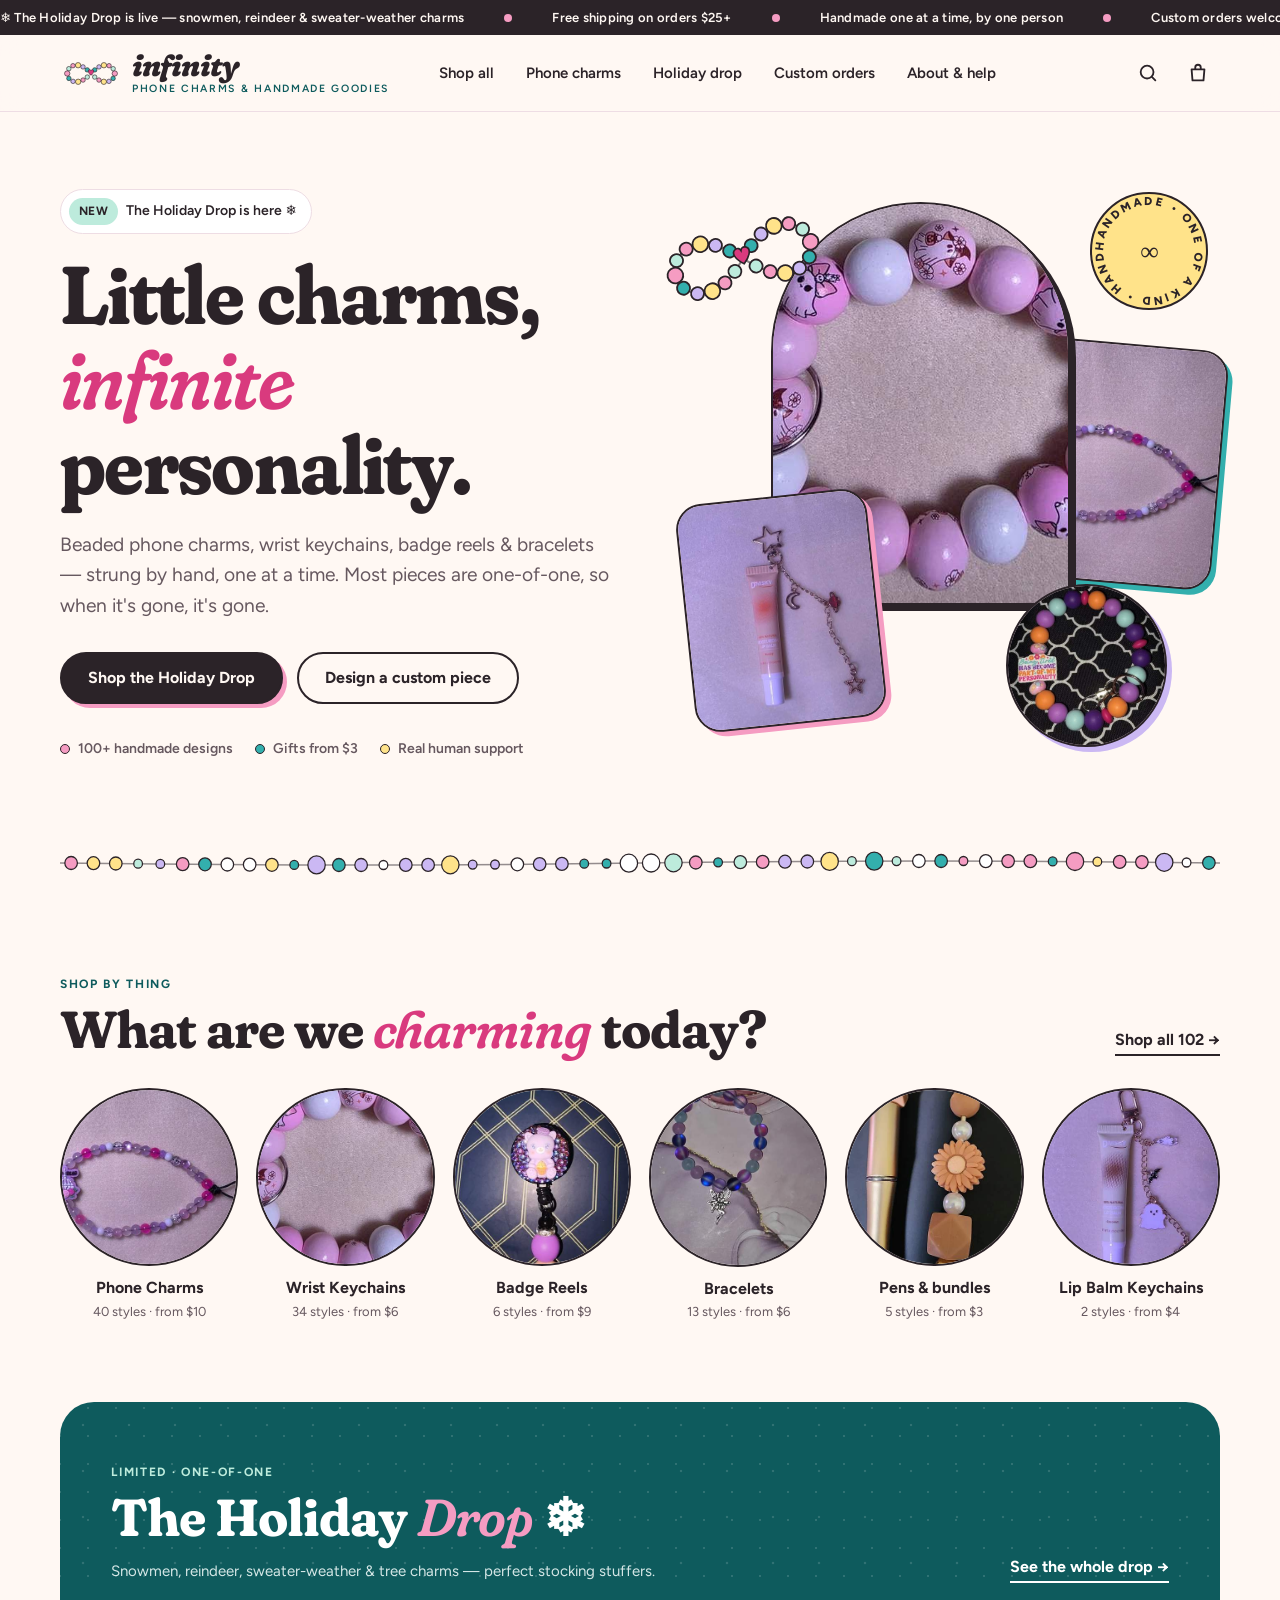
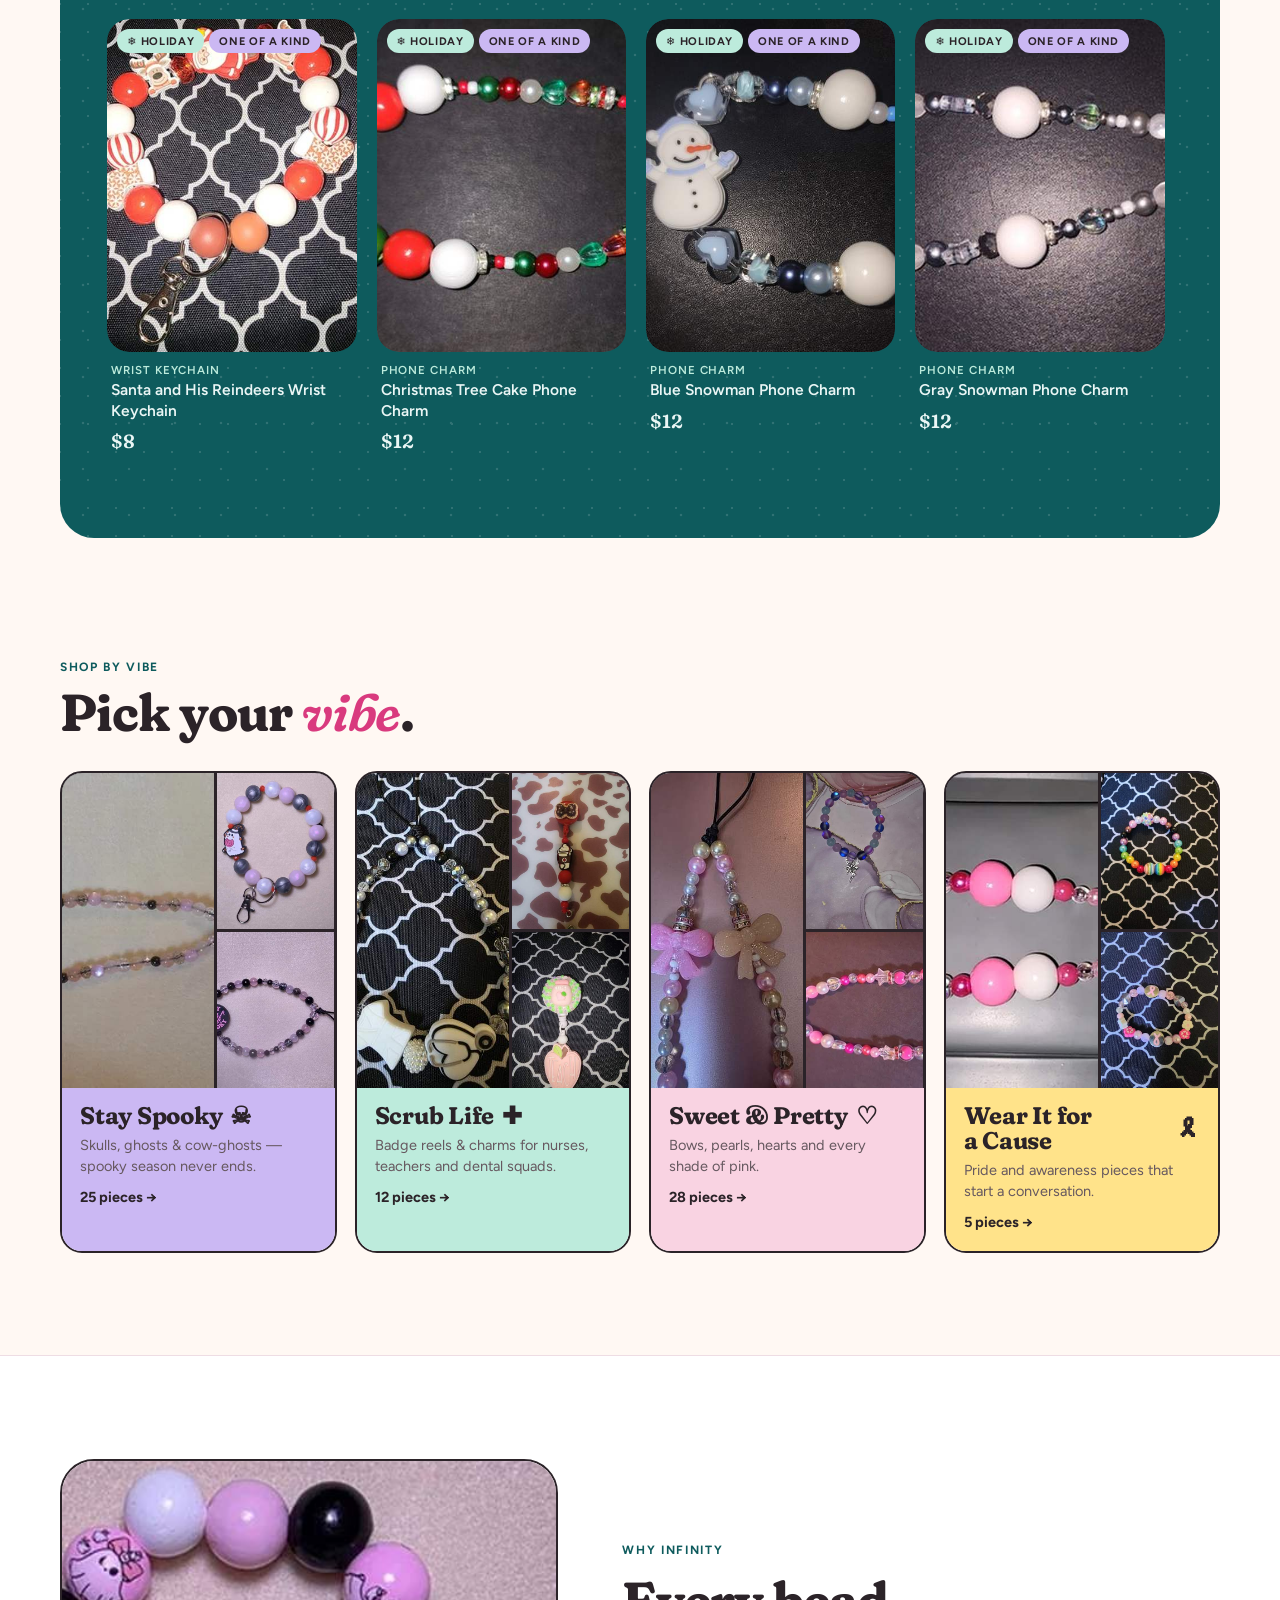
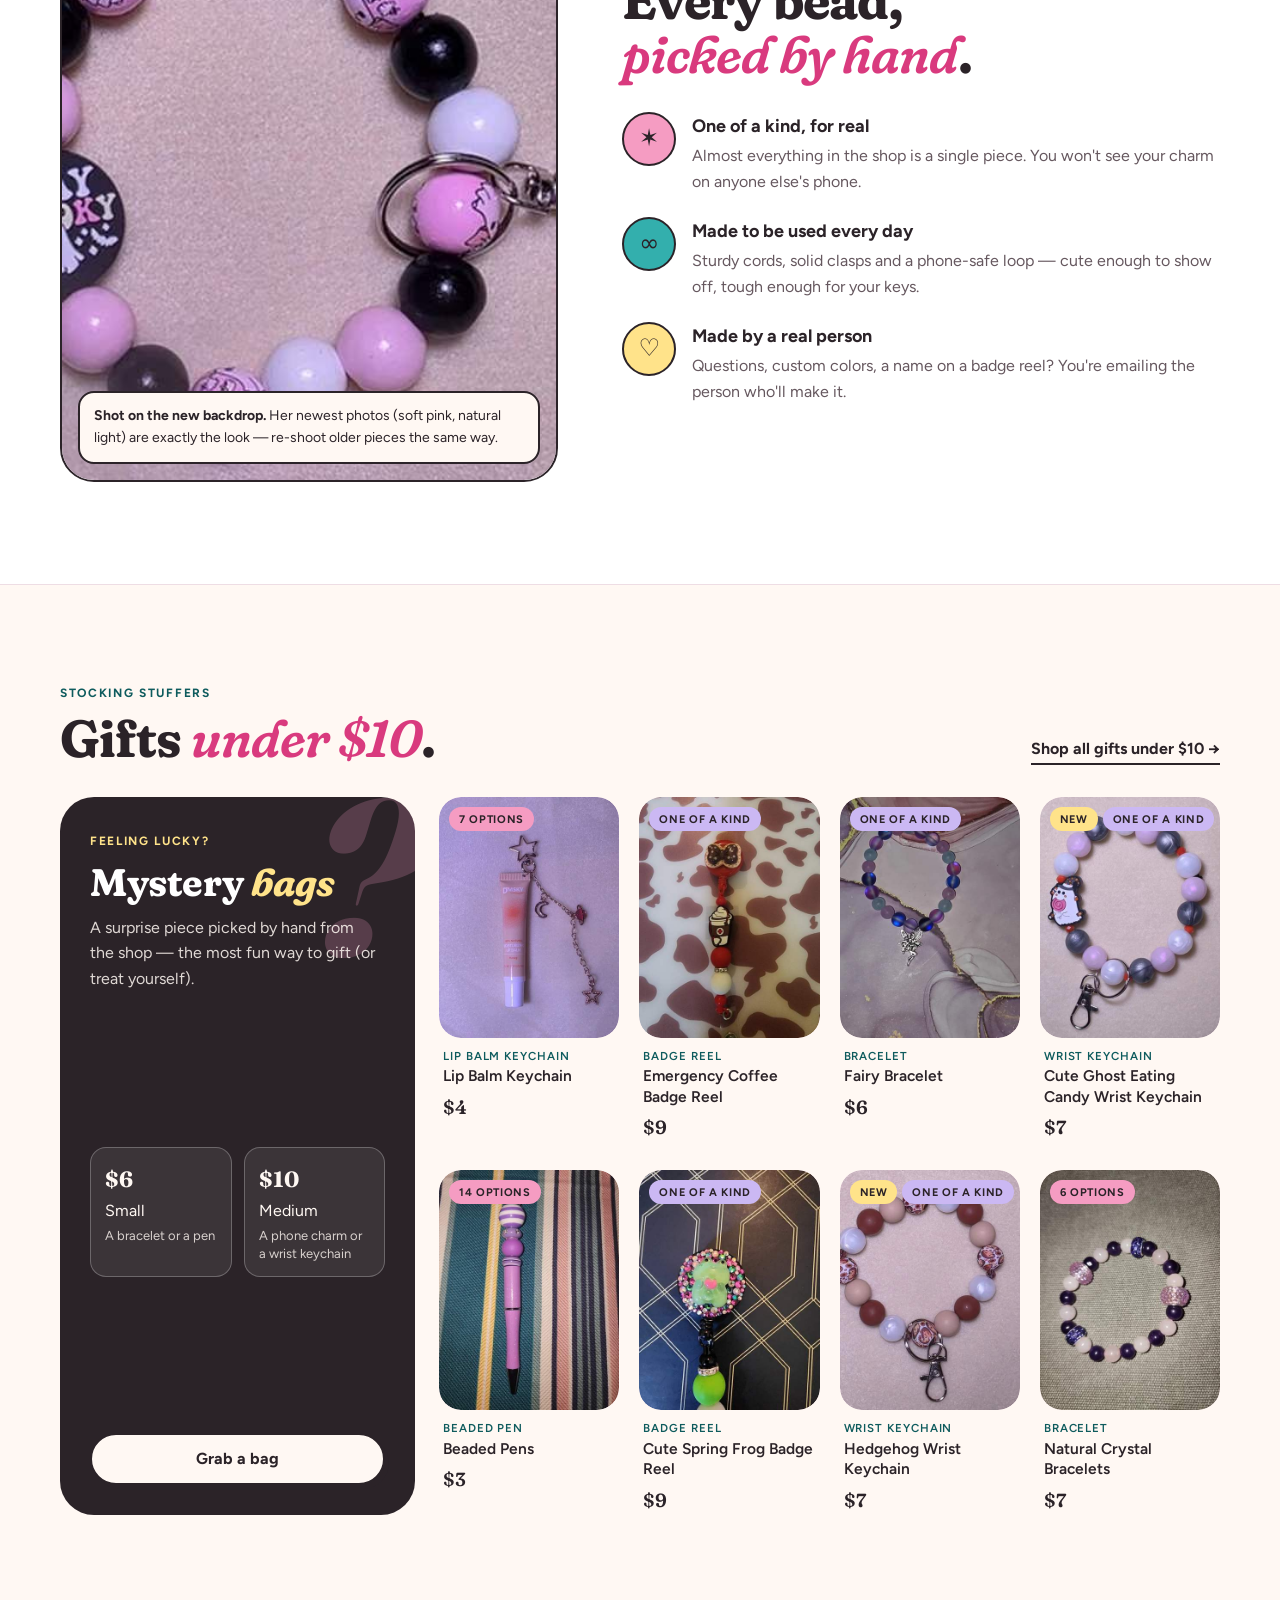
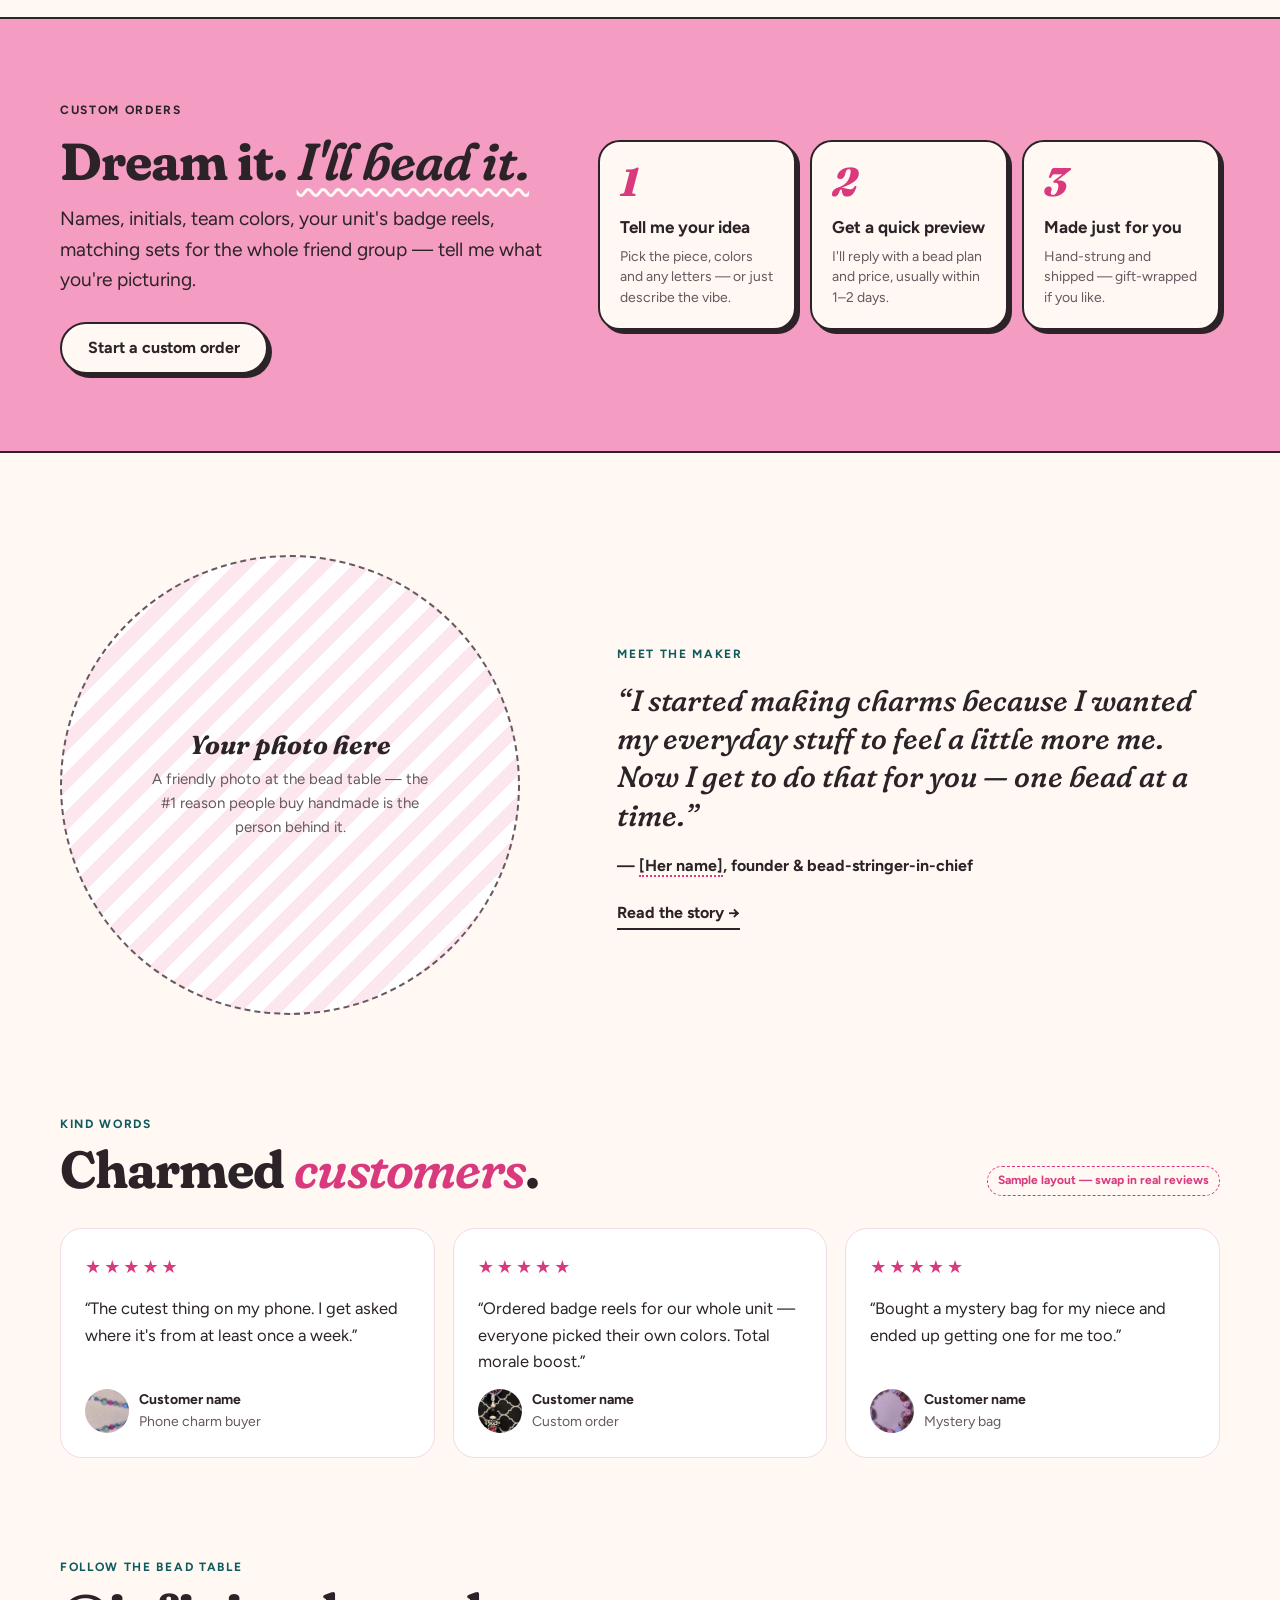
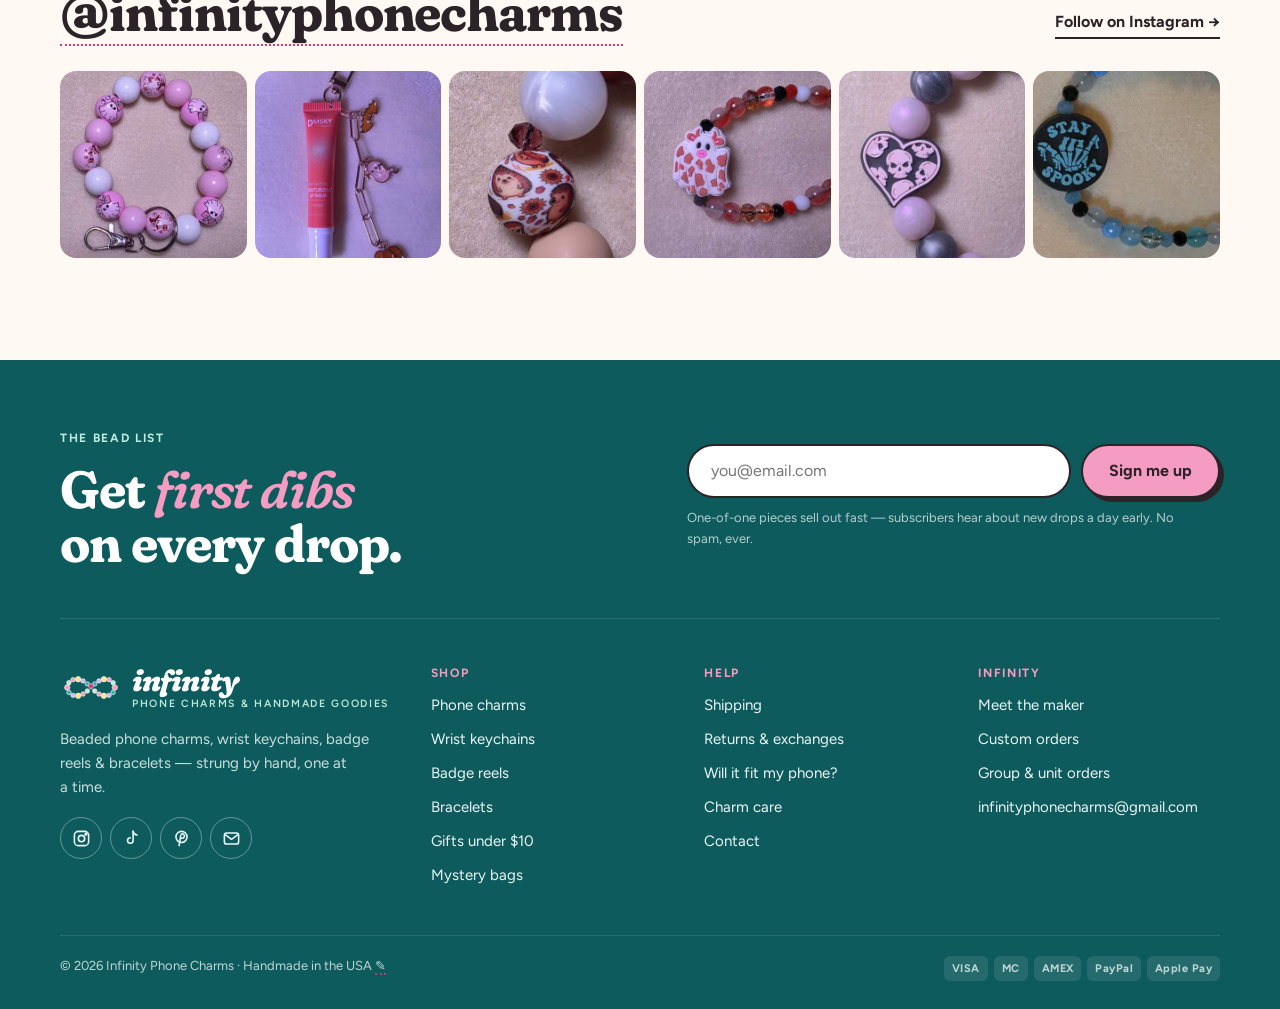
<file: infinity-redesign/home.html>
<!doctype html>
<html lang="en">
<head>
<meta charset="utf-8">
<meta name="viewport" content="width=device-width, initial-scale=1">
<title>Infinity — Handmade Phone Charms (Home concept)</title>
<link rel="preconnect" href="https://fonts.googleapis.com"><link rel="preconnect" href="https://fonts.gstatic.com" crossorigin>
<link href="https://fonts.googleapis.com/css2?family=Fraunces:ital,opsz,wght,SOFT,WONK@0,9..144,400..900,0..100,0..1;1,9..144,400..900,0..100,0..1&family=Figtree:wght@400;500;600;700;800&display=swap" rel="stylesheet">
<link rel="stylesheet" href="assets/styles.css">
<style>
  /* ---------- Hero ---------- */
  .hero { padding: clamp(36px, 6vw, 80px) 0 clamp(48px, 7vw, 96px); overflow: hidden; }
  .hero .wrap { display: grid; grid-template-columns: 1.05fr 1fr; gap: clamp(28px, 5vw, 72px); align-items: center; }
  .hero h1 { margin: 18px 0 22px; }
  .hero h1 .loop { white-space: nowrap; }
  .hero .ctas { display: flex; gap: 14px; flex-wrap: wrap; margin-top: 30px; }
  .trust { display: flex; gap: 22px; flex-wrap: wrap; margin-top: 34px; font-size: 14px; font-weight: 600; color: var(--ink-2); }
  .trust span { display: inline-flex; gap: 8px; align-items: center; }
  .trust i { width: 10px; height: 10px; border-radius: 50%; background: var(--pink); border: 1.5px solid var(--ink); }
  .trust span:nth-child(2) i { background: var(--teal); } .trust span:nth-child(3) i { background: var(--butter); }
  .sticker-tag { display: inline-flex; align-items: center; gap: 8px; padding: 8px 14px 8px 8px; border-radius: 999px; background: #fff; border: 1.5px solid var(--line); font-weight: 600; font-size: 14px; }
  .sticker-tag b { background: var(--mint); border-radius: 999px; padding: 4px 10px; font-size: 12px; letter-spacing: .04em; }

  .collage { position: relative; aspect-ratio: 1 / 1.02; max-width: 600px; justify-self: end; width: 100%; }
  .collage figure { position: absolute; margin: 0; overflow: hidden; border: 2px solid var(--ink); background: var(--blush); box-shadow: 6px 6px 0 var(--ink); }
  .collage img { width: 100%; height: 100%; object-fit: cover; }
  .collage .a { left: 16%; top: 0; width: 56%; height: 74%; border-radius: 999px 999px 26px 26px; z-index: 2; }
  .collage .b { left: 0; bottom: 4%; width: 36%; height: 42%; border-radius: 26px; transform: rotate(-6deg); z-index: 3; box-shadow: 5px 5px 0 var(--pink); }
  .collage .c { right: 0; top: 26%; width: 34%; height: 44%; border-radius: 26px; transform: rotate(5deg); z-index: 1; box-shadow: 5px 5px 0 var(--teal); }
  .collage .d { right: 10%; bottom: 0; width: 30%; height: 30%; border-radius: 50%; z-index: 4; box-shadow: 5px 5px 0 var(--lilac); }
  .collage .loop-big { position: absolute; left: -6%; top: 2%; width: 34%; z-index: 5; color: var(--ink); transform: rotate(-14deg); }
  .collage .loop-big .mark { width: 100%; height: auto; }
  .spin { position: absolute; right: 2%; top: -2%; width: 120px; height: 120px; z-index: 6; }
  .spin svg { width: 100%; height: 100%; animation: spin 22s linear infinite; }
  .spin b { position: absolute; inset: 0; display: grid; place-items: center; font: italic 800 26px/1 var(--f-display); }
  @keyframes spin { to { transform: rotate(360deg); } }
  @media (prefers-reduced-motion: reduce) { .spin svg { animation: none; } }
  @media (max-width: 860px) {
    .hero .wrap { grid-template-columns: 1fr; }
    .collage { justify-self: center; max-width: 440px; margin-top: 8px; }
    .spin { width: 92px; height: 92px; }
    .spin b { font-size: 20px; }
  }

  /* ---------- Category tiles ---------- */
  .cats { display: grid; grid-template-columns: repeat(6, minmax(0, 1fr)); gap: 18px; }
  .cat { text-decoration: none; display: flex; flex-direction: column; align-items: center; text-align: center; gap: 12px; }
  .cat .disc { position: relative; width: 100%; aspect-ratio: 1; border-radius: 50%; overflow: hidden; border: 2px solid var(--ink); background: var(--blush); transition: transform .2s, box-shadow .2s; }
  .cat .disc img { width: 100%; height: 100%; object-fit: cover; }
  .cat:hover .disc { transform: translateY(-4px) rotate(-2deg); box-shadow: 0 6px 0 var(--ink); }
  .cat b { font-size: 16px; line-height: 1.2; }
  .cat small { color: var(--ink-2); font-size: 13px; margin-top: -8px; }
  @media (max-width: 960px) { .cats { grid-template-columns: repeat(3, minmax(0,1fr)); gap: 22px 14px; } }

  /* ---------- Holiday drop ---------- */
  .holiday { background: var(--teal-ink); color: #EAF6F5; border-radius: var(--r-lg); margin: 0 auto; padding: clamp(36px, 5vw, 64px) clamp(20px, 4vw, 56px); position: relative; overflow: hidden; }
  .holiday::before { content: ""; position: absolute; inset: 0; opacity: .14; background-image: radial-gradient(#fff 1.4px, transparent 1.6px), radial-gradient(#fff 1px, transparent 1.2px); background-size: 46px 46px, 28px 28px; background-position: 0 0, 14px 20px; pointer-events: none; }
  .holiday > * { position: relative; }
  .holiday h2 { color: #fff; } .holiday h2 em { color: var(--pink); }
  .holiday .eyebrow { color: var(--mint); }
  .holiday .card .meta .kind { color: var(--mint); }
  .holiday .card .ph { background: rgba(255,255,255,.08); }
  .holiday .link-arrow { border-color: #fff; color: #fff; }
  .holiday .count { display: inline-flex; gap: 10px; margin-top: 14px; font-size: 15px; opacity: .9; }

  /* ---------- Vibes ---------- */
  .vibes { display: grid; grid-template-columns: repeat(4, minmax(0, 1fr)); gap: 18px; }
  .vibe { position: relative; display: flex; flex-direction: column; text-decoration: none; border-radius: var(--r); border: 2px solid var(--ink); background: #fff; overflow: hidden; transition: transform .2s, box-shadow .2s; }
  .vibe:hover { transform: translate(-3px, -3px); box-shadow: 6px 6px 0 var(--ink); }
  .vibe .mos { display: grid; grid-template-columns: 1.3fr 1fr; grid-template-rows: 1fr 1fr; gap: 3px; aspect-ratio: 1.1; background: var(--ink); }
  .vibe .mos img { width: 100%; height: 100%; object-fit: cover; }
  .vibe .mos img:first-child { grid-row: span 2; }
  .vibe .txt { padding: 16px 18px 18px; flex: 1; }
  .vibe h3 { font-size: 24px; display: flex; gap: 8px; align-items: center; }
  .vibe p { color: var(--ink-2); font-size: 14.5px; margin-top: 6px; line-height: 1.45; }
  .vibe:nth-child(1) .txt { background: var(--lilac); } .vibe:nth-child(2) .txt { background: var(--mint); }
  .vibe:nth-child(3) .txt { background: var(--blush-2); } .vibe:nth-child(4) .txt { background: var(--butter); }
  @media (max-width: 960px) { .vibes { grid-template-columns: repeat(2, minmax(0,1fr)); } }
  @media (max-width: 520px) { .vibes { grid-template-columns: 1fr; } .vibe { flex-direction: row; } .vibe .mos { width: 44%; aspect-ratio: auto; } .vibe .txt { flex: 1; } }

  /* ---------- Promise ---------- */
  .promise { display: grid; grid-template-columns: 1fr 1.2fr; gap: clamp(28px, 5vw, 72px); align-items: center; }
  .promise .ph-big { position: relative; border-radius: var(--r-lg); overflow: hidden; aspect-ratio: 4/5; border: 2px solid var(--ink); }
  .promise .ph-big img { width: 100%; height: 100%; object-fit: cover; }
  .promise .ph-big .lbl { position: absolute; left: 16px; bottom: 16px; right: 16px; background: var(--cream); border: 2px solid var(--ink); border-radius: 16px; padding: 12px 14px; font-size: 14px; }
  .points { display: grid; gap: 22px; margin-top: 30px; }
  .point { display: grid; grid-template-columns: 54px 1fr; gap: 16px; align-items: start; }
  .point .ic { width: 54px; height: 54px; border-radius: 50%; border: 2px solid var(--ink); display: grid; place-items: center; font-size: 24px; }
  .point:nth-child(1) .ic { background: var(--pink); } .point:nth-child(2) .ic { background: var(--teal); } .point:nth-child(3) .ic { background: var(--butter); }
  .point b { display: block; font-size: 18px; margin-bottom: 3px; }
  .point p { color: var(--ink-2); }
  @media (max-width: 860px) { .promise { grid-template-columns: 1fr; } .promise .ph-big { max-width: 440px; } }

  /* ---------- Gifts ---------- */
  .gifts { display: grid; grid-template-columns: 1fr 2.2fr; gap: 24px; align-items: stretch; }
  .mystery { position: relative; border-radius: var(--r-lg); background: var(--ink); color: var(--cream); padding: 30px; display: flex; flex-direction: column; justify-content: space-between; overflow: hidden; min-height: 420px; }
  .mystery h3 { font-size: clamp(30px, 3vw, 40px); color: #fff; }
  .mystery h3 em { color: var(--butter); }
  .mystery p { opacity: .85; margin-top: 12px; }
  .mystery .bags { display: flex; gap: 12px; margin: 22px 0; }
  .mystery .bags a { flex: 1; text-decoration: none; background: rgba(255,255,255,.08); border: 1.5px solid rgba(255,255,255,.25); border-radius: 16px; padding: 14px; }
  .mystery .bags a:hover { background: rgba(255,255,255,.16); }
  .mystery .bags b { display: block; font-size: 22px; font-family: var(--f-display); }
  .mystery .bags small { opacity: .8; font-size: 13px; line-height: 1.35; display: block; margin-top: 4px; }
  .mystery .q { position: absolute; right: -10px; top: -30px; font: italic 900 220px/1 var(--f-display); color: var(--pink); opacity: .22; }
  .gifts .grid { grid-template-columns: repeat(4, minmax(0,1fr)); }
  @media (max-width: 1100px) { .gifts { grid-template-columns: 1fr; } .mystery { min-height: 0; } }
  @media (max-width: 720px) { .gifts .grid { grid-template-columns: repeat(2, minmax(0,1fr)); } }

  /* ---------- Custom band ---------- */
  .custom-band { background: var(--pink); border-top: 2px solid var(--ink); border-bottom: 2px solid var(--ink); }
  .custom-band .wrap { display: grid; grid-template-columns: 1fr 1.25fr; gap: 40px; align-items: center; padding-top: clamp(48px, 6vw, 80px); padding-bottom: clamp(48px, 6vw, 80px); }
  .custom-band h2 em { color: var(--ink); text-decoration: underline wavy var(--cream) 3px; text-underline-offset: 8px; }
  .steps { display: grid; grid-template-columns: repeat(3, 1fr); gap: 14px; }
  .step { background: var(--cream); border: 2px solid var(--ink); border-radius: var(--r); padding: 20px; box-shadow: 4px 4px 0 var(--ink); }
  .step .n { font: italic 800 40px/1 var(--f-display); color: var(--pink-deep); }
  .step b { display: block; margin: 10px 0 6px; font-size: 17px; }
  .step p { font-size: 14px; color: var(--ink-2); line-height: 1.45; }
  @media (max-width: 960px) { .custom-band .wrap { grid-template-columns: 1fr; } }
  @media (max-width: 620px) { .steps { grid-template-columns: 1fr; } }

  /* ---------- Maker ---------- */
  .maker { display: grid; grid-template-columns: .9fr 1.1fr; gap: clamp(28px, 5vw, 72px); align-items: center; }
  .maker-photo { position: relative; aspect-ratio: 1; border-radius: 50%; border: 2px dashed var(--ink-2); background: repeating-linear-gradient(-45deg, var(--blush), var(--blush) 14px, #fff 14px, #fff 28px); display: grid; place-items: center; text-align: center; padding: 18%; color: var(--ink-2); font-size: 15px; max-width: 460px; }
  .maker-photo b { display: block; font: italic 700 26px/1.1 var(--f-display); color: var(--ink); margin-bottom: 8px; }
  .maker blockquote { margin: 0; font: italic 500 clamp(22px, 2.3vw, 30px)/1.3 var(--f-display); font-variation-settings: "SOFT" 100; }
  .maker .sig { margin-top: 18px; font-weight: 700; }
  @media (max-width: 860px) { .maker { grid-template-columns: 1fr; } .maker-photo { max-width: 300px; } }

  /* ---------- Reviews ---------- */
  .reviews { display: grid; grid-template-columns: repeat(3, 1fr); gap: 18px; }
  .review { background: #fff; border-radius: var(--r); padding: 24px; border: 1.5px solid var(--line); display: flex; flex-direction: column; gap: 14px; }
  .review .stars { color: var(--pink-deep); letter-spacing: 3px; font-size: 18px; }
  .review p { font-size: 16.5px; }
  .review .who { display: flex; align-items: center; gap: 10px; margin-top: auto; font-size: 14px; color: var(--ink-2); }
  .review .who img { width: 44px; height: 44px; border-radius: 50%; object-fit: cover; }
  .sample-note { display: inline-block; font-size: 12px; font-weight: 700; padding: 4px 10px; border: 1.5px dashed var(--pink-deep); color: var(--pink-deep); border-radius: 999px; }
  @media (max-width: 860px) { .reviews { grid-template-columns: 1fr; } }

  /* ---------- Social strip ---------- */
  .ugc { display: grid; grid-template-columns: repeat(6, 1fr); gap: 8px; }
  .ugc a { position: relative; aspect-ratio: 1; border-radius: 16px; overflow: hidden; }
  .ugc img { width: 100%; height: 100%; object-fit: cover; transition: transform .4s; }
  .ugc a:hover img { transform: scale(1.06); }
  @media (max-width: 720px) { .ugc { grid-template-columns: repeat(3, 1fr); } }
</style>
</head>
<body data-page="home">
<div id="site-top"></div>

<main>
  <!-- HERO -->
  <section class="hero">
    <div class="wrap">
      <div data-note="New hero: says what she makes, why it's special (handmade, one-of-one) and gives two clear next steps. The old homepage opened on a 240px logo and three products with long descriptions.">
        <span class="sticker-tag"><b>NEW</b> The Holiday Drop is here ❄</span>
        <h1>Little charms, <em class="loop">infinite</em> personality.</h1>
        <p class="lede">Beaded phone charms, wrist keychains, badge reels &amp; bracelets — strung by hand, one at a time. Most pieces are one-of-one, so when it's gone, it's gone.</p>
        <div class="ctas">
          <a class="btn" href="shop.html?vibe=holiday">Shop the Holiday Drop</a>
          <a class="btn ghost" href="custom.html">Design a custom piece</a>
        </div>
        <div class="trust"><span><i></i>100+ handmade designs</span><span><i></i>Gifts from $3</span><span><i></i>Real human support</span></div>
      </div>
      <div class="collage" id="collage" aria-hidden="true"></div>
    </div>
  </section>

  <div class="wrap"><div data-beads="52"></div></div>

  <!-- CATEGORIES -->
  <section class="sec" style="padding-bottom:40px">
    <div class="wrap">
      <div class="sec-hd" data-note="Shop by product type, with price-from labels. Replaces the old category text links (which overlapped: Pens vs Pens & Keychains, and 5 products had no category at all).">
        <div><span class="eyebrow">Shop by thing</span><h2>What are we <em>charming</em> today?</h2></div>
        <a class="link-arrow" href="shop.html">Shop all 102 →</a>
      </div>
      <div class="cats" id="cats"></div>
    </div>
  </section>

  <!-- HOLIDAY -->
  <section class="sec" style="padding-top:40px">
    <div class="wrap">
      <div class="holiday" data-note="Seasonal merchandising: it's late November, but the current shop still opens on Halloween — the Christmas phone charms are buried at #79–88 of 102. Lead with what people are shopping for right now.">
        <div class="sec-hd">
          <div><span class="eyebrow">Limited · one-of-one</span><h2>The Holiday <em>Drop</em> ❄</h2>
            <p class="count">Snowmen, reindeer, sweater-weather &amp; tree charms — perfect stocking stuffers.</p></div>
          <a class="link-arrow" href="shop.html?vibe=holiday">See the whole drop →</a>
        </div>
        <div class="rail" id="holidayRail"></div>
      </div>
    </div>
  </section>

  <!-- VIBES -->
  <section class="sec" style="padding-top:20px">
    <div class="wrap">
      <div class="sec-hd" data-note="Collections built around who's buying: spooky-cute fans, nurses & teachers (badge reels!), sweet/pretty, and awareness pieces. These cut across product types, which the old categories couldn't do.">
        <div><span class="eyebrow">Shop by vibe</span><h2>Pick your <em>vibe</em>.</h2></div>
      </div>
      <div class="vibes" id="vibes"></div>
    </div>
  </section>

  <!-- PROMISE -->
  <section class="sec" style="background:#fff;border-top:1px solid var(--line);border-bottom:1px solid var(--line)">
    <div class="wrap promise">
      <div class="ph-big" id="promisePh"></div>
      <div data-note="Turns 'only 1 in stock' (true for ~90% of products) into the selling point: every piece is one-of-a-kind.">
        <span class="eyebrow">Why Infinity</span>
        <h2 style="margin-top:12px">Every bead, <em>picked by hand</em>.</h2>
        <div class="points">
          <div class="point"><span class="ic">✶</span><div><b>One of a kind, for real</b><p>Almost everything in the shop is a single piece. You won't see your charm on anyone else's phone.</p></div></div>
          <div class="point"><span class="ic">∞</span><div><b>Made to be used every day</b><p>Sturdy cords, solid clasps and a phone-safe loop — cute enough to show off, tough enough for your keys.</p></div></div>
          <div class="point"><span class="ic">♡</span><div><b>Made by a real person</b><p>Questions, custom colors, a name on a badge reel? You're emailing the person who'll make it.</p></div></div>
        </div>
      </div>
    </div>
  </section>

  <!-- GIFTS -->
  <section class="sec">
    <div class="wrap">
      <div class="sec-hd" data-note="Gift-led merchandising for the season: price-capped picks + mystery bags (currently uncategorised and nearly invisible in the shop).">
        <div><span class="eyebrow">Stocking stuffers</span><h2>Gifts <em>under $10</em>.</h2></div>
        <a class="link-arrow" href="shop.html?price=under10">Shop all gifts under $10 →</a>
      </div>
      <div class="gifts">
        <div class="mystery">
          <span class="q" aria-hidden="true">?</span>
          <div><span class="eyebrow" style="color:var(--butter)">Feeling lucky?</span>
          <h3 style="margin-top:10px">Mystery <em>bags</em></h3>
          <p>A surprise piece picked by hand from the shop — the most fun way to gift (or treat yourself).</p></div>
          <div class="bags" id="bags"></div>
          <a class="btn cream" href="shop.html?type=Mystery%20Bags">Grab a bag</a>
        </div>
        <div class="grid" id="giftGrid"></div>
      </div>
    </div>
  </section>

  <!-- CUSTOM -->
  <section class="custom-band">
    <div class="wrap">
      <div data-note="Custom orders were only mentioned in one sentence on the Contact page. Give them a real path — they're higher value and great for nurses' units, teacher gifts and bridesmaids.">
        <span class="eyebrow" style="color:var(--ink)">Custom orders</span>
        <h2 style="margin:12px 0 16px">Dream it. <em>I'll bead it.</em></h2>
        <p class="lede" style="color:var(--ink)">Names, initials, team colors, your unit's badge reels, matching sets for the whole friend group — tell me what you're picturing.</p>
        <a class="btn cream" style="margin-top:26px" href="custom.html">Start a custom order</a>
      </div>
      <div class="steps">
        <div class="step"><span class="n">1</span><b>Tell me your idea</b><p>Pick the piece, colors and any letters — or just describe the vibe.</p></div>
        <div class="step"><span class="n">2</span><b>Get a quick preview</b><p>I'll reply with a bead plan and price, usually within 1–2 days.</p></div>
        <div class="step"><span class="n">3</span><b>Made just for you</b><p>Hand-strung and shipped — gift-wrapped if you like.</p></div>
      </div>
    </div>
  </section>

  <!-- MAKER -->
  <section class="sec">
    <div class="wrap maker">
      <div class="maker-photo"><div><b>Your photo here</b>A friendly photo at the bead table — the #1 reason people buy handmade is the person behind it.</div></div>
      <div data-note="The current About page never introduces the maker. A face + first-person story builds trust and makes the prices feel like the bargain they are.">
        <span class="eyebrow">Meet the maker</span>
        <blockquote style="margin-top:16px">“I started making charms because I wanted my everyday stuff to feel a little more <em>me</em>. Now I get to do that for you — one bead at a time.”</blockquote>
        <p class="sig">— <span class="ph-mark" title="Placeholder — her name">[Her name]</span>, founder &amp; bead-stringer-in-chief</p>
        <a class="link-arrow" style="margin-top:22px" href="about.html">Read the story →</a>
      </div>
    </div>
  </section>

  <!-- REVIEWS -->
  <section class="sec" style="padding-top:0">
    <div class="wrap">
      <div class="sec-hd" data-note="Social proof. Squarespace doesn't show reviews by default — collect them by email after orders and paste the best ones here (or use a reviews extension).">
        <div><span class="eyebrow">Kind words</span><h2>Charmed <em>customers</em>.</h2></div>
        <span class="sample-note">Sample layout — swap in real reviews</span>
      </div>
      <div class="reviews" id="reviews"></div>
    </div>
  </section>

  <!-- UGC -->
  <section class="sec" style="padding-top:0">
    <div class="wrap">
      <div class="sec-hd">
        <div><span class="eyebrow">Follow the bead table</span><h2><span class="ph-mark" title="Placeholder — her real handle">@infinityphonecharms</span></h2></div>
        <a class="link-arrow" href="#">Follow on Instagram →</a>
      </div>
      <div class="ugc" id="ugc"></div>
    </div>
  </section>
</main>

<div id="site-bottom"></div>

<script src="assets/catalog.js"></script>
<script src="assets/app.js"></script>
<script>
document.addEventListener('inf:ready', () => {
  const { C, card, img, money, LOGO_MARK, esc } = INF;
  const find = n => C.find(p => p.n === n);
  const $ = s => document.querySelector(s);

  // Hero collage — her newest photos (clean pink backdrop) look cohesive together
  const h = ['Cute Pink and White Ghost Wrist Keychain', 'Lip Balm Keychain', 'Purple Drop Dead Phone Charm', '“Being Tired” Personality Wrist Keychain'].map(find);
  $('#collage').innerHTML = `
    <figure class="a"><img src="${img(h[0].img[0])}" alt="" fetchpriority="high"></figure>
    <figure class="b"><img src="${img(h[1].img[0])}" alt=""></figure>
    <figure class="c"><img src="${img(h[2].img[0])}" alt=""></figure>
    <figure class="d"><img src="${img(h[3].img[0])}" alt=""></figure>
    <div class="loop-big">${LOGO_MARK}</div>
    <div class="spin"><svg viewBox="0 0 120 120"><defs><path id="circ" d="M60,60 m-46,0 a46,46 0 1,1 92,0 a46,46 0 1,1 -92,0"/></defs>
      <circle cx="60" cy="60" r="58" fill="var(--butter)" stroke="var(--ink)" stroke-width="2"/>
      <text style="font:800 11.5px var(--f-body);letter-spacing:2.6px;fill:var(--ink)"><textPath href="#circ">HANDMADE • ONE OF A KIND • HANDMADE • ONE OF A KIND •</textPath></text></svg><b>∞</b></div>`;

  // Categories
  const cats = [
    ['Phone Charms', 'Purple Drop Dead Phone Charm'], ['Wrist Keychains', 'Cute Pink and White Ghost Wrist Keychain'],
    ['Badge Reels', 'Bear Holding a Cupcake Badge Reel'], ['Bracelets', 'Fairy Bracelet'],
    ['Bundles', 'Brown Daisy Pen & Keychain Bundle'], ['Lip Balm Keychains', 'Halloween Lip Balm Keychain']];
  $('#cats').innerHTML = cats.map(([t, n]) => {
    const ps = C.filter(p => p.type === t || (t === 'Bundles' && p.type === 'Pens')); const min = Math.min(...ps.map(p => p.p));
    const label = t === 'Bundles' ? 'Pens & bundles' : t;
    const q = t === 'Bundles' ? 'shop.html?type=Bundles' : `shop.html?type=${encodeURIComponent(t)}`;
    return `<a class="cat" href="${q}"><span class="disc"><img src="${img(find(n).img[0])}" alt=""></span><b>${label}</b><small>${ps.length} styles · from ${money(min)}</small></a>`;
  }).join('');

  // Holiday rail — available first
  const hol = C.filter(p => p.vibes.includes('holiday')).sort((a, b) => a.sold - b.sold);
  $('#holidayRail').innerHTML = hol.map(p => card(p)).join('');

  // Vibes
  const vibes = [
    ['spooky', 'Stay Spooky', '☠', 'Skulls, ghosts & cow-ghosts — spooky season never ends.', ['Peach Skull Heart Phone Charm', 'Cute Ghost Eating Candy Wrist Keychain', 'Black & Pink Stay Spooky Phone Charm']],
    ['scrubs', 'Scrub Life', '✚', 'Badge reels & charms for nurses, teachers and dental squads.', ['White Nurse Phone Charm', 'Emergency Coffee Badge Reel', 'Peach Teach Badge Reel']],
    ['sweet', 'Sweet & Pretty', '♡', 'Bows, pearls, hearts and every shade of pink.', ['Pretty in Bows Phone Charm', 'Fairy Bracelet', 'Pink Lovers Phone Charm']],
    ['cause', 'Wear It for a Cause', '🎗', 'Pride and awareness pieces that start a conversation.', ['Dark Pink Ribbon Awareness Phone Charm', 'LGBTQ+ Pride Stretchy Bracelet', 'Pink Ribbon Stretchy Bracelet']]];
  $('#vibes').innerHTML = vibes.map(([k, n, e, d, ims]) => {
    const ct = C.filter(p => p.vibes.includes(k)).length;
    return `<a class="vibe" href="shop.html?vibe=${k}"><div class="mos">${ims.map(x => `<img src="${img(find(x).img[0])}" alt="" loading="lazy">`).join('')}</div>
      <div class="txt"><h3>${n} <span aria-hidden="true">${e}</span></h3><p>${d}</p><p style="margin-top:10px;font-weight:700;color:var(--ink)">${ct} pieces →</p></div></a>`;
  }).join('');

  // Promise photo
  const pr = find('Stay Spooky Ghost Wrist Keychain');
  $('#promisePh').innerHTML = `<img src="${img(pr.img[0])}" alt="" loading="lazy"><div class="lbl"><b>Shot on the new backdrop.</b> Her newest photos (soft pink, natural light) are exactly the look — re-shoot older pieces the same way.</div>`;

  // Gifts under $10
  const gifts = ['Lip Balm Keychain', 'Emergency Coffee Badge Reel', 'Fairy Bracelet', 'Cute Ghost Eating Candy Wrist Keychain',
    'Beaded Pens', 'Cute Spring Frog Badge Reel', 'Hedgehog Wrist Keychain', 'Natural Crystal Bracelets'].map(find);
  $('#giftGrid').innerHTML = gifts.map(p => card(p)).join('');
  const bags = C.filter(p => p.type === 'Mystery Bags').sort((a, b) => a.p - b.p);
  const bagTxt = { 'Small Mystery Bag': 'A bracelet or a pen', 'Medium Mystery Bag': 'A phone charm or a wrist keychain' };
  $('#bags').innerHTML = bags.map(p => `<a href="product.html?id=${p.id}"><b>${money(p.p)}</b>${esc(p.n.replace(' Mystery Bag', ''))}<small>${bagTxt[p.n] || ''}</small></a>`).join('');

  // Reviews (sample layout)
  const rv = [
    [`“The cutest thing on my phone. I get asked where it's from at least once a week.”`, 'Phone charm buyer', 'Teal Drop Dead Phone Charm'],
    ['“Ordered badge reels for our whole unit — everyone picked their own colors. Total morale boost.”', 'Custom order', 'White, Pink, and Black Scrub Life Badge Reel'],
    ['“Bought a mystery bag for my niece and ended up getting one for me too.”', 'Mystery bag', 'Hedgehog Holding a Pumpkin Wrist Keychain']];
  $('#reviews').innerHTML = rv.map(([q, w, n]) => `<div class="review"><span class="stars">★★★★★</span><p>${q}</p><div class="who"><img src="${img(find(n).img[0])}" alt=""><span><b style="color:var(--ink)">Customer name</b><br>${w}</span></div></div>`).join('');

  // UGC strip
  const ug = ['Cute Pink and White Ghost Wrist Keychain', 'Halloween Lip Balm Keychain', 'Hedgehog Wrist Keychain', 'Orange Ghost Cow Phone Charm', 'Pink Skulls Wrist Keychain', 'Blue Stay Spooky Phone Charm'].map(find);
  $('#ugc').innerHTML = ug.map(p => `<a href="product.html?id=${p.id}"><img src="${img(p.img[p.img.length > 1 ? 1 : 0])}" alt="" loading="lazy"></a>`).join('');
});
</script>
</body>
</html>
</file>
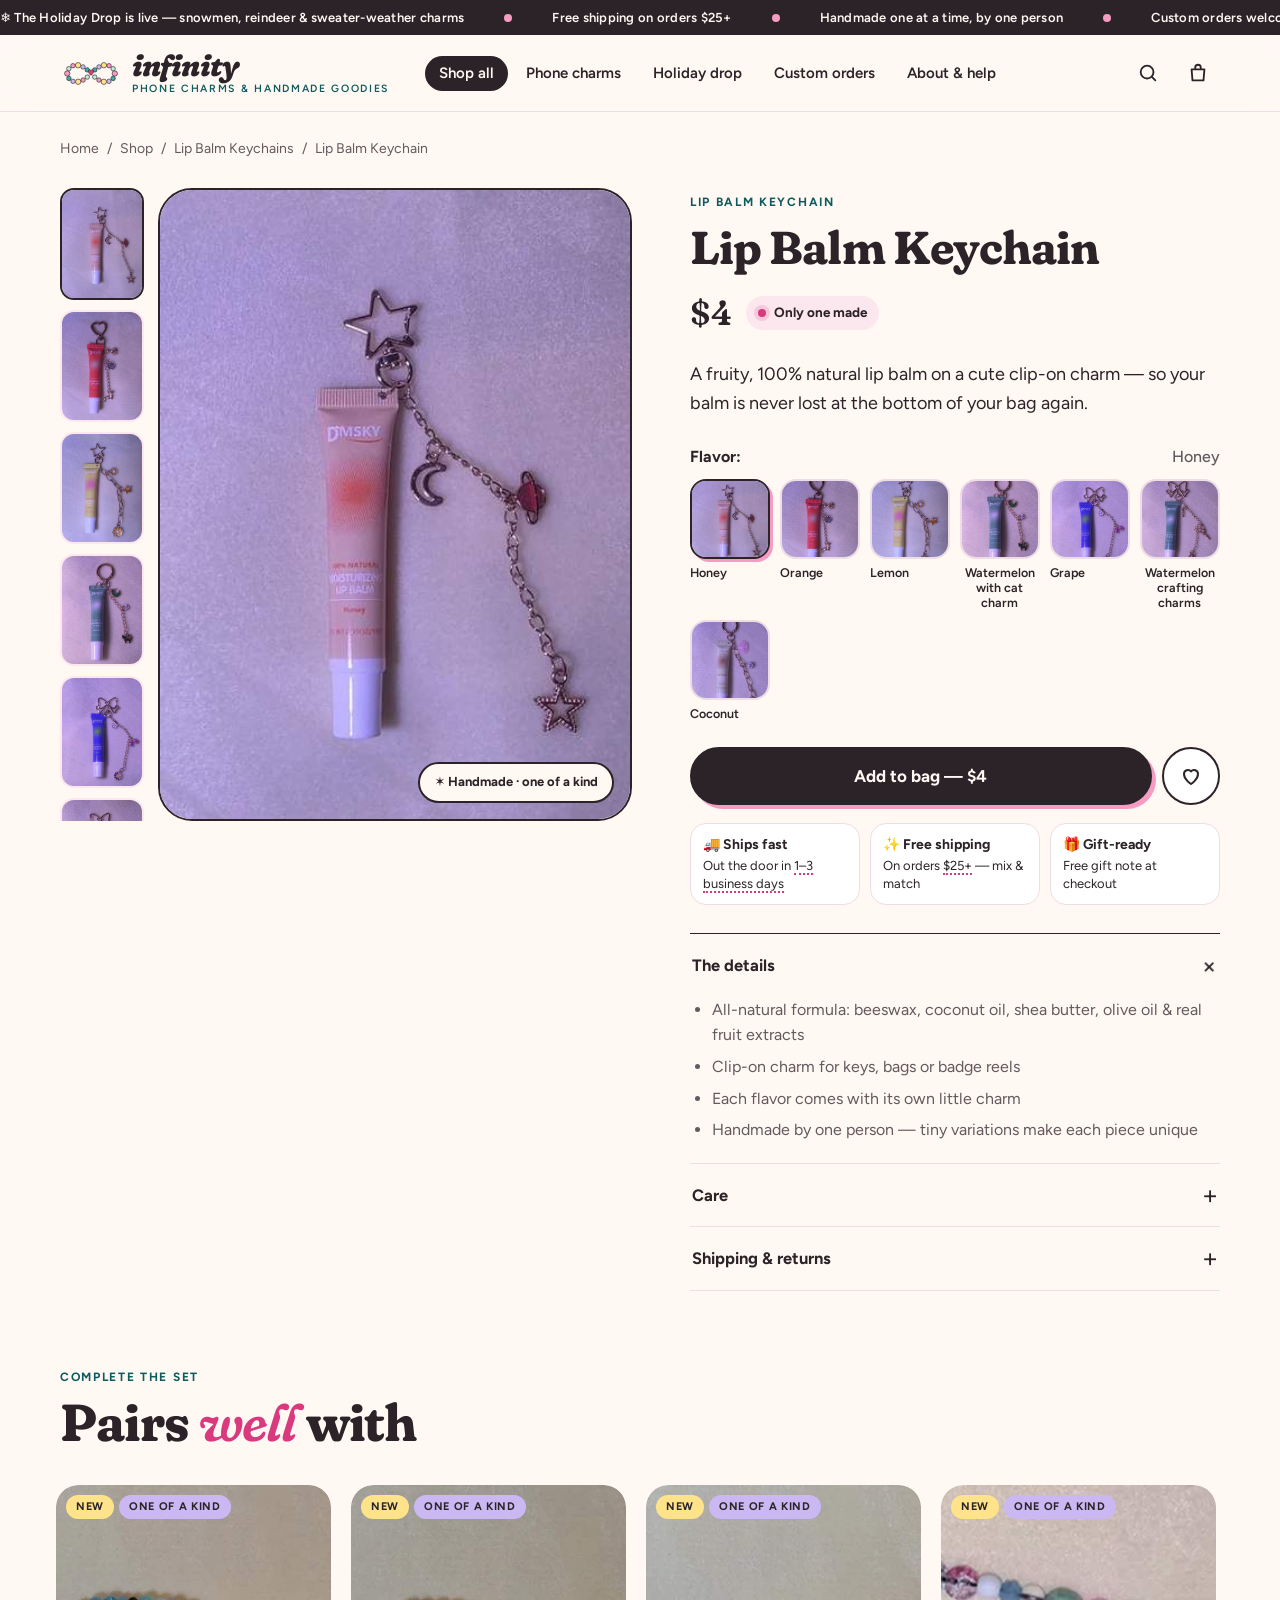
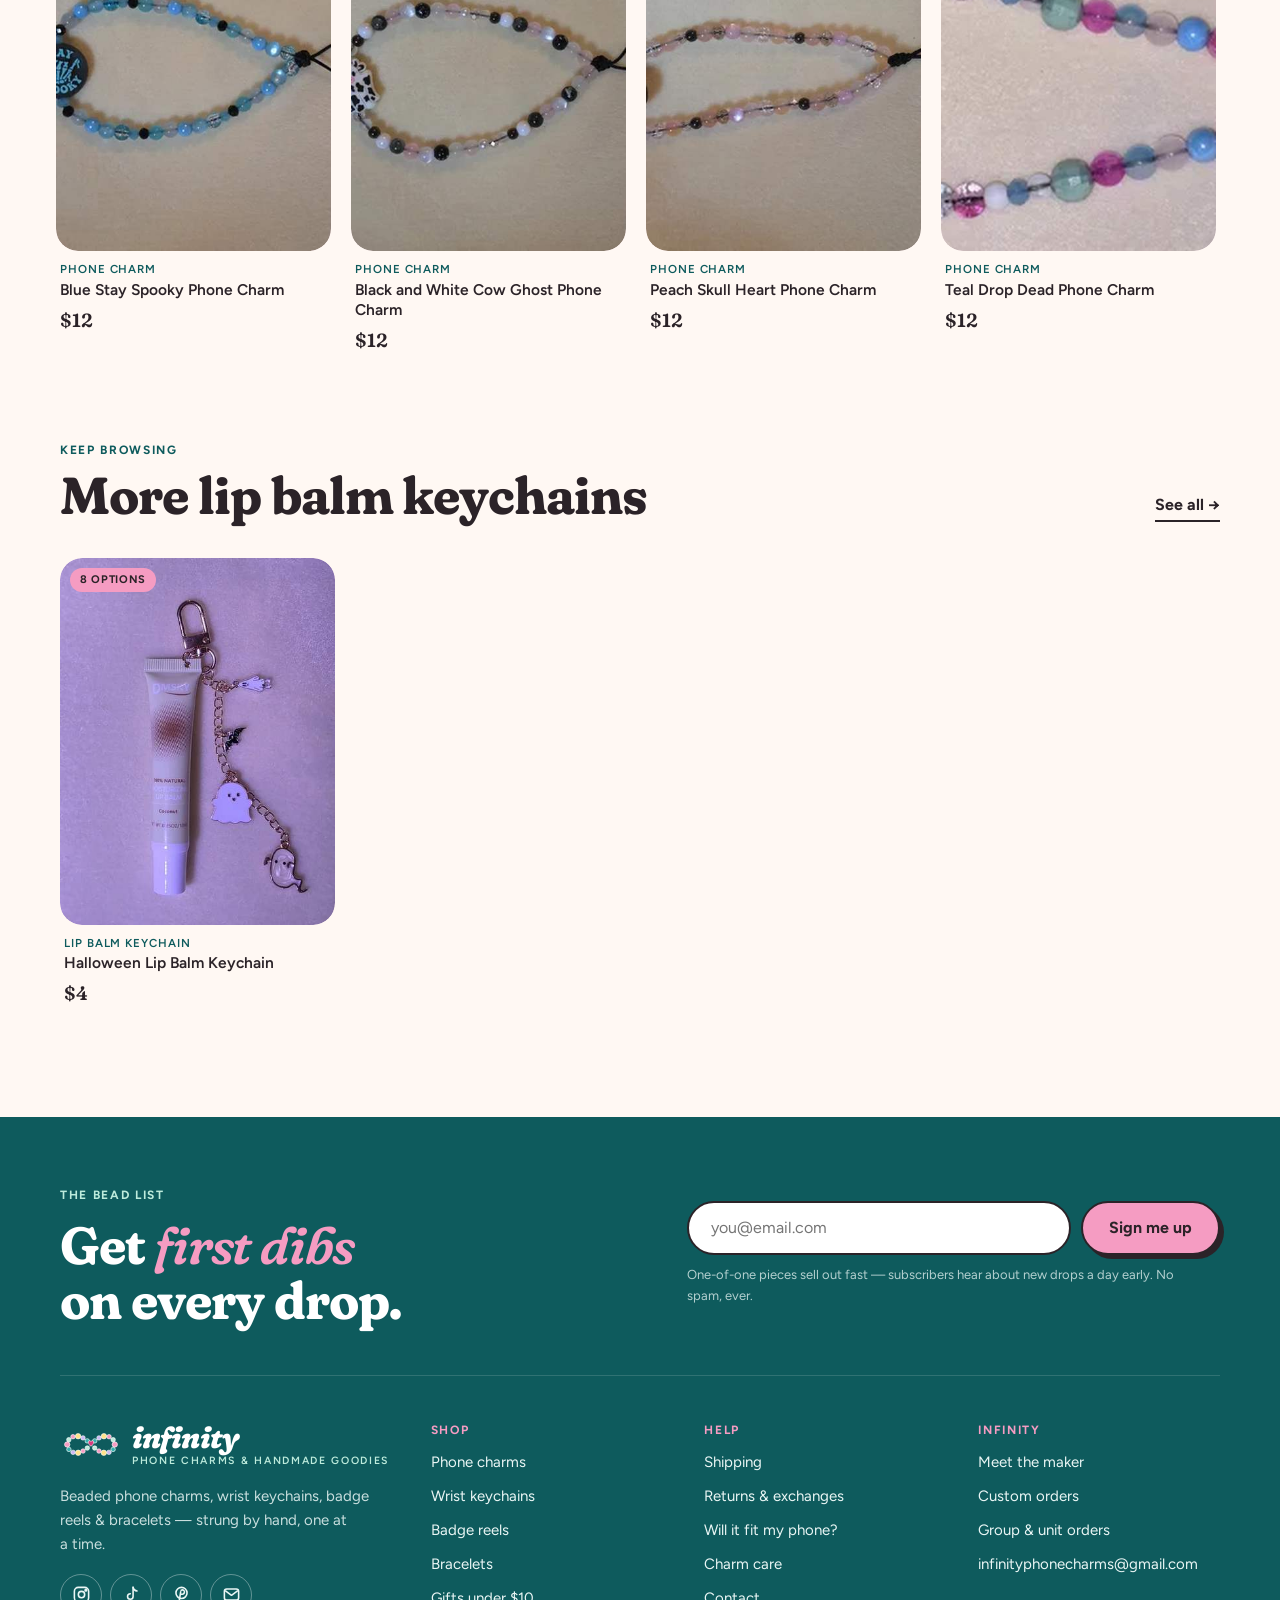
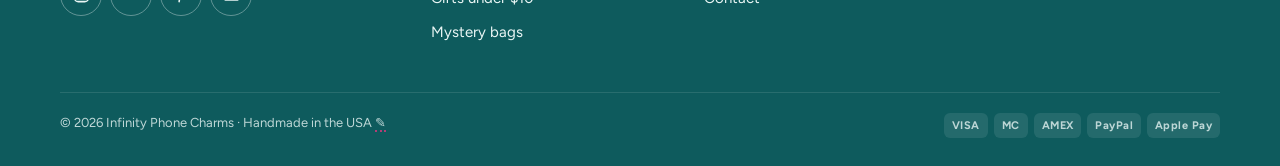
<file: infinity-redesign/product.html>
<!doctype html>
<html lang="en">
<head>
<meta charset="utf-8">
<meta name="viewport" content="width=device-width, initial-scale=1">
<title>Product — Infinity (Product page concept)</title>
<link rel="preconnect" href="https://fonts.googleapis.com"><link rel="preconnect" href="https://fonts.gstatic.com" crossorigin>
<link href="https://fonts.googleapis.com/css2?family=Fraunces:ital,opsz,wght,SOFT,WONK@0,9..144,400..900,0..100,0..1;1,9..144,400..900,0..100,0..1&family=Figtree:wght@400;500;600;700;800&display=swap" rel="stylesheet">
<link rel="stylesheet" href="assets/styles.css">
<style>
  .pdp { display: grid; grid-template-columns: 1.08fr 1fr; gap: clamp(28px, 4.5vw, 64px); padding: 28px 0 80px; align-items: start; }
  .crumbs { font-size: 14px; color: var(--ink-2); display: flex; gap: 8px; flex-wrap: wrap; padding-top: 26px; }
  .crumbs a { text-decoration: none; } .crumbs a:hover { text-decoration: underline; }

  .gallery { display: grid; grid-template-columns: 84px 1fr; gap: 14px; position: sticky; top: 96px; }
  .thumbs { display: flex; flex-direction: column; gap: 10px; height: 0; min-height: 100%; overflow-y: auto; scrollbar-width: none; }
  .thumbs::-webkit-scrollbar { display: none; }
  .thumbs button { flex-shrink: 0; padding: 0; border: 2px solid transparent; border-radius: 14px; overflow: hidden; cursor: pointer; aspect-ratio: 3/4; background: var(--blush); }
  .thumbs button[aria-current="true"] { border-color: var(--ink); }
  .thumbs img { width: 100%; height: 100%; object-fit: cover; }
  .main-ph { position: relative; aspect-ratio: 3/4; border-radius: var(--r-lg); overflow: hidden; background: var(--blush); border: 2px solid var(--ink); }
  .main-ph img { width: 100%; height: 100%; object-fit: cover; }
  .main-ph .tags { position: absolute; left: 16px; top: 16px; display: flex; gap: 6px; }
  .main-ph .stamp { position: absolute; right: 16px; bottom: 16px; background: var(--cream); border: 2px solid var(--ink); border-radius: 999px; padding: 8px 14px; font-size: 13px; font-weight: 700; }

  .info h1 { font-size: clamp(34px, 3.6vw, 50px); margin: 10px 0 14px; }
  .info .kind { font: 700 12px/1 var(--f-body); letter-spacing: .14em; text-transform: uppercase; color: var(--teal-ink); }
  .price-row { display: flex; align-items: center; gap: 14px; flex-wrap: wrap; }
  .price-row .price { font-size: 34px; }
  .scarcity { display: inline-flex; align-items: center; gap: 8px; padding: 6px 12px; border-radius: 999px; background: var(--blush); font-weight: 700; font-size: 13.5px; }
  .scarcity i { width: 8px; height: 8px; border-radius: 50%; background: var(--pink-deep); box-shadow: 0 0 0 4px rgba(217,58,126,.18); }
  .blurb { font-size: 18px; margin: 20px 0 6px; color: var(--ink); max-width: 46ch; }
  .was { font-size: 12.5px; color: var(--ink-2); margin-top: 8px; }
  .was s { opacity: .8; }

  .var-hd { display: flex; justify-content: space-between; margin: 26px 0 10px; font-weight: 700; }
  .var-hd span { font-weight: 500; color: var(--ink-2); }
  .swatches { display: grid; grid-template-columns: repeat(auto-fill, minmax(76px, 1fr)); gap: 10px; }
  .swatch { position: relative; display: flex; flex-direction: column; gap: 6px; padding: 0; border: 0; background: none; cursor: pointer; text-align: center; font-size: 12.5px; font-weight: 600; line-height: 1.2; }
  .swatch span.im { aspect-ratio: 1; border-radius: 16px; overflow: hidden; border: 2px solid var(--line); background: var(--blush); }
  .swatch img { width: 100%; height: 100%; object-fit: cover; }
  .swatch[aria-pressed="true"] span.im { border-color: var(--ink); box-shadow: 3px 3px 0 var(--pink); }
  .swatch.out { opacity: .45; cursor: not-allowed; }
  .swatch.out span.im::after { content: ""; position: absolute; left: 8%; right: 8%; top: 36%; height: 2px; background: var(--ink); transform: rotate(-35deg); }

  .buy { display: flex; gap: 10px; margin-top: 26px; }
  .buy .btn { flex: 1; min-height: 58px; font-size: 17px; }
  .fav { width: 58px; height: 58px; border-radius: 50%; border: 2px solid var(--ink); background: #fff; display: grid; place-items: center; cursor: pointer; flex-shrink: 0; }
  .fav svg { width: 24px; height: 24px; }
  .fav[aria-pressed="true"] { background: var(--pink); }
  .assure { display: grid; grid-template-columns: repeat(3, 1fr); gap: 10px; margin-top: 18px; }
  .assure div { background: #fff; border: 1.5px solid var(--line); border-radius: 16px; padding: 12px; font-size: 13px; line-height: 1.35; }
  .assure b { display: block; font-size: 14px; margin-bottom: 2px; }

  .acc { margin-top: 28px; border-top: 1.5px solid var(--ink); }
  .acc details { border-bottom: 1.5px solid var(--line); }
  .acc summary { list-style: none; cursor: pointer; display: flex; justify-content: space-between; align-items: center; padding: 18px 2px; font-weight: 700; font-size: 16.5px; }
  .acc summary::-webkit-details-marker { display: none; }
  .acc summary::after { content: "+"; font: 400 26px/1 var(--f-body); transition: transform .2s; }
  .acc details[open] summary::after { transform: rotate(45deg); }
  .acc .body { padding: 0 2px 20px; color: var(--ink-2); }
  .acc ul { margin: 0; padding-left: 20px; display: grid; gap: 6px; }

  .stickybar { display: none; }
  @media (max-width: 900px) {
    .pdp { grid-template-columns: 1fr; padding-top: 14px; }
    .gallery { position: relative; top: auto; grid-template-columns: 1fr; }
    .thumbs { flex-direction: row; order: 2; overflow-x: auto; height: auto; min-height: 0; }
    .thumbs button { width: 64px; flex-shrink: 0; }
    .assure { grid-template-columns: 1fr; }
    .stickybar { display: flex; position: fixed; left: 0; right: 0; bottom: 0; z-index: 60; gap: 12px; align-items: center; padding: 10px 16px calc(10px + env(safe-area-inset-bottom)); background: var(--cream); border-top: 2px solid var(--ink); transform: translateY(110%); transition: transform .25s; }
    .stickybar.show { transform: none; }
    .stickybar img { width: 44px; height: 58px; border-radius: 10px; object-fit: cover; }
    .stickybar .btn { margin-left: auto; min-height: 46px; }
    .stickybar b { font-size: 14px; line-height: 1.2; display: block; }
  }
</style>
</head>
<body data-page="shop">
<div id="site-top"></div>

<main class="wrap">
  <nav class="crumbs" aria-label="Breadcrumb" id="crumbs"></nav>
  <div class="pdp">
    <div class="gallery" id="gallery" data-note="Big photo, thumbnails, and choosing an option swaps the photo. Clean, consistent backgrounds matter most here."></div>
    <div class="info" id="info"></div>
  </div>

  <section style="padding-bottom:70px">
    <div class="sec-hd" data-note="Cross-sell: same vibe, different product — bundles naturally and lifts order value toward the free-shipping threshold."><div><span class="eyebrow">Complete the set</span><h2>Pairs <em>well</em> with</h2></div></div>
    <div class="rail" id="pairs"></div>
  </section>
  <section style="padding-bottom:90px">
    <div class="sec-hd"><div><span class="eyebrow" id="moreEyebrow"></span><h2 id="moreTitle"></h2></div><a class="link-arrow" id="moreLink" href="shop.html">See all →</a></div>
    <div class="rail" id="moreRail"></div>
  </section>
</main>

<div class="stickybar" id="stickybar"></div>
<div id="site-bottom"></div>

<script src="assets/catalog.js"></script>
<script src="assets/app.js"></script>
<script>
document.addEventListener('inf:ready', () => {
  const { C, byId, card, img, money, esc, SINGULAR, VIBES, add, toast } = INF;
  const $ = s => document.querySelector(s);
  const qs = new URLSearchParams(location.search);
  const p = byId[qs.get('id')] || C.find(x => x.n === 'Lip Balm Keychain');
  document.title = `${p.n} — Infinity (Product page concept)`;
  const PH = t => `<span class="ph-mark" title="Placeholder — confirm">${t}</span>`;

  // Rewritten short copy: one-line hook (first sentence of her description, or a hand-written one for key products)
  const HOOK = {
    'Lip Balm Keychain': 'A fruity, 100% natural lip balm on a cute clip-on charm — so your balm is never lost at the bottom of your bag again.',
    'Halloween Lip Balm Keychain': 'Spooky-cute charms + 100% natural, fruity lip balm. Clip it to your keys, bag or badge reel.',
    'Beaded Pens': 'The pen everyone at work will try to borrow. 17 beaded styles, from roses to Stay Toxic.',
    'Small Mystery Bag': 'A surprise piece picked by hand — you\'ll get a bracelet or a pen. The most fun $6 you\'ll spend.',
    'Medium Mystery Bag': 'A surprise piece picked by hand — you\'ll get a phone charm or a wrist keychain.',
    'Glass Beaded Bracelets': 'Light-catching glass beads with little gold spacers. Wear one, or stack three.'
  };
  const DETAILS = {
    'Phone Charms': ['Hand-strung glass, acrylic & pearl-style beads', 'Strong, phone-safe cord — loops through your case\'s lanyard hole or a tether tab', 'Doubles as a bag, keychain or zipper charm', 'Lightweight — won\'t weigh your phone down'],
    'Wrist Keychains': ['Chunky silicone & acrylic beads on a stretch-strong cord', 'Slips over most wrists for hands-free keys', 'Lobster clasp + split ring for keys, badges or bags'],
    'Badge Reels': ['Retractable badge reel with a clip back', 'Hand-decorated topper with a beaded strand', 'Made for nurses, teachers & anyone with an ID badge'],
    'Bracelets': ['Stretch cord — one size fits most wrists', 'Rolls on and off, stacks beautifully', 'Glass, crystal or acrylic beads (varies by style)'],
    'Pens': ['Beaded barrel, comfy to hold', 'Smooth black ink', 'Fun to collect, perfect for gifting'],
    'Bundles': ['A matching set, priced together', 'Ready to gift — add a gift note at checkout'],
    'Lip Balm Keychains': ['All-natural formula: beeswax, coconut oil, shea butter, olive oil & real fruit extracts', 'Clip-on charm for keys, bags or badge reels', 'Each flavor comes with its own little charm'],
    'Mystery Bags': ['Small: a bracelet or a pen', 'Medium: a phone charm or a wrist keychain', 'Picked by hand — no two bags are the same']
  };

  const avail = p.v.filter(v => v.s > 0 || v.unl);
  let sel = p.v.length ? (avail[0] || p.v[0]) : null;
  const imgsFor = () => { const s = new Set(p.img); if (sel && sel.img) { const a = [sel.img, ...[...s].filter(x => x !== sel.img)]; return a; } return [...s]; };
  let cur = 0;

  $('#crumbs').innerHTML = `<a href="home.html">Home</a><span>/</span><a href="shop.html">Shop</a><span>/</span><a href="shop.html?type=${encodeURIComponent(p.type)}">${p.type}</a><span>/</span><span>${esc(p.n)}</span>`;

  function gallery() {
    const ims = imgsFor(); cur = Math.min(cur, ims.length - 1);
    const tags = [];
    if (p.sold) tags.push('<span class="badge sold">Sold out</span>');
    if (p.vibes.includes('holiday')) tags.push('<span class="badge mint">❄ Holiday drop</span>'); else if (p.new) tags.push('<span class="badge new">New</span>');
    $('#gallery').innerHTML = `<div class="thumbs">${ims.length > 1 ? ims.map((x, i) => `<button aria-label="Photo ${i + 1}" aria-current="${i === cur}" data-th="${i}"><img src="${img(x)}" alt=""></button>`).join('') : ''}</div>
      <div class="main-ph"><img src="${img(ims[cur])}" alt="${esc(p.n)}${sel ? ' — ' + esc(sel.n) : ''}"><div class="tags">${tags.join('')}</div>${!p.unl && !p.sold ? '<span class="stamp">✶ Handmade · one of a kind</span>' : ''}</div>`;
    if (ims.length <= 1) $('#gallery').style.gridTemplateColumns = '1fr';
  }

  function info() {
    const stock = sel ? sel.s : p.stock;
    const scarcity = p.sold ? '' : p.unl ? '<span class="scarcity" style="background:var(--mint)">Made to order</span>'
      : stock === 1 ? '<span class="scarcity"><i></i>Only one made</span>' : `<span class="scarcity"><i></i>Only ${stock} left</span>`;
    const varName = p.type === 'Lip Balm Keychains' ? 'Flavor' : p.type === 'Pens' ? 'Style' : p.n.includes('Pride') ? 'Flag' : 'Color';
    const vhtml = p.v.length ? `<div class="var-hd">${varName}: <span>${esc(sel.n)}</span></div>
      <div class="swatches">${p.v.map((v, i) => `<button class="swatch${v.s > 0 ? '' : ' out'}" aria-pressed="${v === sel}" data-v="${i}" ${v.s > 0 ? '' : 'aria-disabled="true" title="Sold out"'}><span class="im">${v.img ? `<img src="${img(v.img)}" alt="">` : ''}</span>${esc(v.n)}</button>`).join('')}</div>` : '';
    const hook = HOOK[p.n] || p.blurb || '';
    $('#info').innerHTML = `
      <span class="kind">${SINGULAR[p.type]}${p.vibes.length ? ' · ' + p.vibes.map(v => VIBES[v].n).join(' · ') : ''}</span>
      <h1>${esc(p.n)}</h1>
      <div class="price-row"><span class="price">${money(p.p)}</span>${scarcity}</div>
      ${p.was ? `<p class="was">Renamed from <s>${esc(p.was)}</s> — clearer names help Google &amp; on-site search.</p>` : ''}
      <p class="blurb" data-note="Descriptions on the live site run 150–300 words of generic copy ('Introducing the enchanting…'). New template: a one-line hook, then scannable details, care and shipping.">${esc(hook)}</p>
      ${vhtml}
      ${p.sold ? `<div class="buy"><a class="btn pink" href="custom.html?remake=${p.id}">Request a remake</a></div><p class="muted" style="margin-top:12px;font-size:14px">This one found its home. Most designs can be remade — similar colors, made just for you.</p>`
      : `<div class="buy" data-note="One clear call to action. Quantity picker hidden when only one exists (true for ~90% of the shop)."><button class="btn" id="addBtn">Add to bag — ${money(p.p)}</button><button class="fav" aria-pressed="false" aria-label="Save for later" id="fav"><svg viewBox="0 0 24 24" fill="none" stroke="currentColor" stroke-width="2" stroke-linejoin="round"><path d="M12 20s-7-4.4-7-10a4 4 0 0 1 7-2.6A4 4 0 0 1 19 10c0 5.6-7 10-7 10Z"/></svg></button></div>`}
      <div class="assure" data-note="Answer the 3 questions that stop people buying: when does it ship, what does shipping cost, can I gift it. None of this is on the current product pages.">
        <div><b>🚚 Ships fast</b>Out the door in ${PH('1–3 business days')}</div>
        <div><b>✨ Free shipping</b>On orders ${PH('$25+')} — mix &amp; match</div>
        <div><b>🎁 Gift-ready</b>Free gift note at checkout</div>
      </div>
      <div class="acc">
        <details open><summary>The details</summary><div class="body"><ul>${(DETAILS[p.type] || []).map(d => `<li>${esc(d)}</li>`).join('')}<li>Handmade by one person — tiny variations make each piece unique</li></ul></div></details>
        ${p.type === 'Phone Charms' ? `<details><summary>Will it fit my phone?</summary><div class="body">If your case has a lanyard hole or loop, the cord slips right through. No hole? Add a ${PH('clear tether tab')} that sits between your phone and case — it works with almost any phone.</div></details>` : ''}
        <details><summary>Care</summary><div class="body">Wipe with a soft, damp cloth. Keep out of water and away from harsh chemicals and long sun exposure to keep colors bright.</div></details>
        <details><summary>Shipping &amp; returns</summary><div class="body">Ships in ${PH('1–3 business days')} from ${PH('[city, state]')}. Free US shipping on orders ${PH('$25+')}. One-of-one pieces can't be restocked, so if anything arrives damaged, email within ${PH('7 days')} and I'll make it right.</div></details>
      </div>`;
    // sticky bar (mobile)
    $('#stickybar').innerHTML = p.sold ? '' : `<img src="${img(imgsFor()[0])}" alt=""><div><b>${esc(p.n)}</b><span class="price">${money(p.p)}</span></div><button class="btn sm" id="addBtn2">Add to bag</button>`;
  }

  gallery(); info();
  const doAdd = () => { add(p.id, sel ? sel.n : null); toast('Added to your bag ✨'); };
  document.addEventListener('click', e => {
    const th = e.target.closest('[data-th]'); if (th) { cur = +th.dataset.th; gallery(); return; }
    const sw = e.target.closest('[data-v]'); if (sw && !sw.classList.contains('out')) { sel = p.v[+sw.dataset.v]; cur = 0; gallery(); info(); return; }
    if (e.target.closest('#addBtn') || e.target.closest('#addBtn2')) { doAdd(); return; }
    const f = e.target.closest('#fav'); if (f) { const on = f.getAttribute('aria-pressed') !== 'true'; f.setAttribute('aria-pressed', on); toast(on ? 'Saved for later ♡' : 'Removed from saved'); }
  });
  const sb = $('#stickybar');
  new IntersectionObserver(([en]) => sb.classList.toggle('show', !en.isIntersecting && en.boundingClientRect.top < 0)).observe($('.info'));

  // Pairs: same vibe, different type, in stock
  let pairs = C.filter(x => x.id !== p.id && !x.sold && x.type !== p.type && x.vibes.some(v => p.vibes.includes(v)));
  if (pairs.length < 4) pairs = pairs.concat(C.filter(x => x.id !== p.id && !x.sold && x.type !== p.type && !pairs.includes(x)).slice(0, 8 - pairs.length));
  $('#pairs').innerHTML = pairs.slice(0, 8).map(x => card(x)).join('');
  const more = C.filter(x => x.id !== p.id && x.type === p.type && !x.sold).slice(0, 8);
  $('#moreEyebrow').textContent = 'Keep browsing';
  $('#moreTitle').innerHTML = `More ${p.type.toLowerCase()}`;
  $('#moreLink').href = `shop.html?type=${encodeURIComponent(p.type)}`;
  if (more.length) $('#moreRail').innerHTML = more.map(x => card(x)).join(''); else $('#moreRail').closest('section').remove();
});
</script>
</body>
</html>
</file>
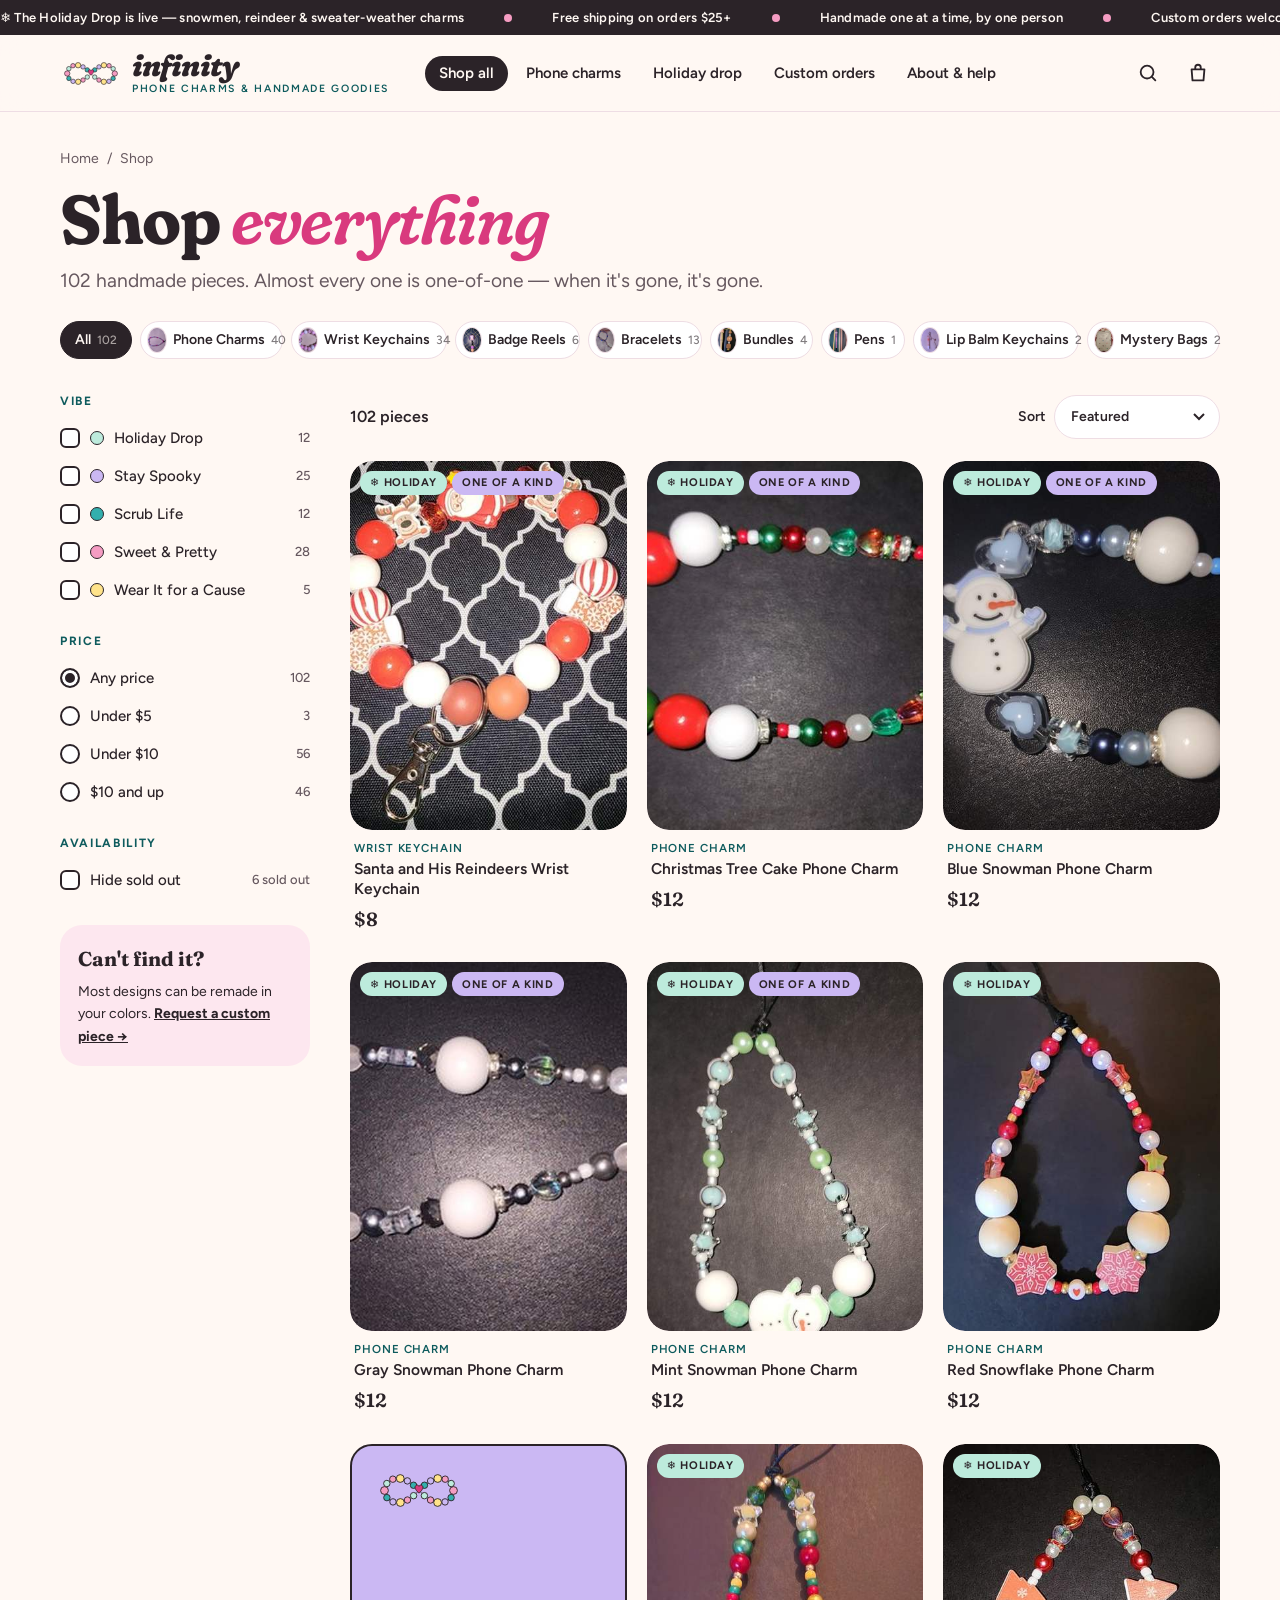
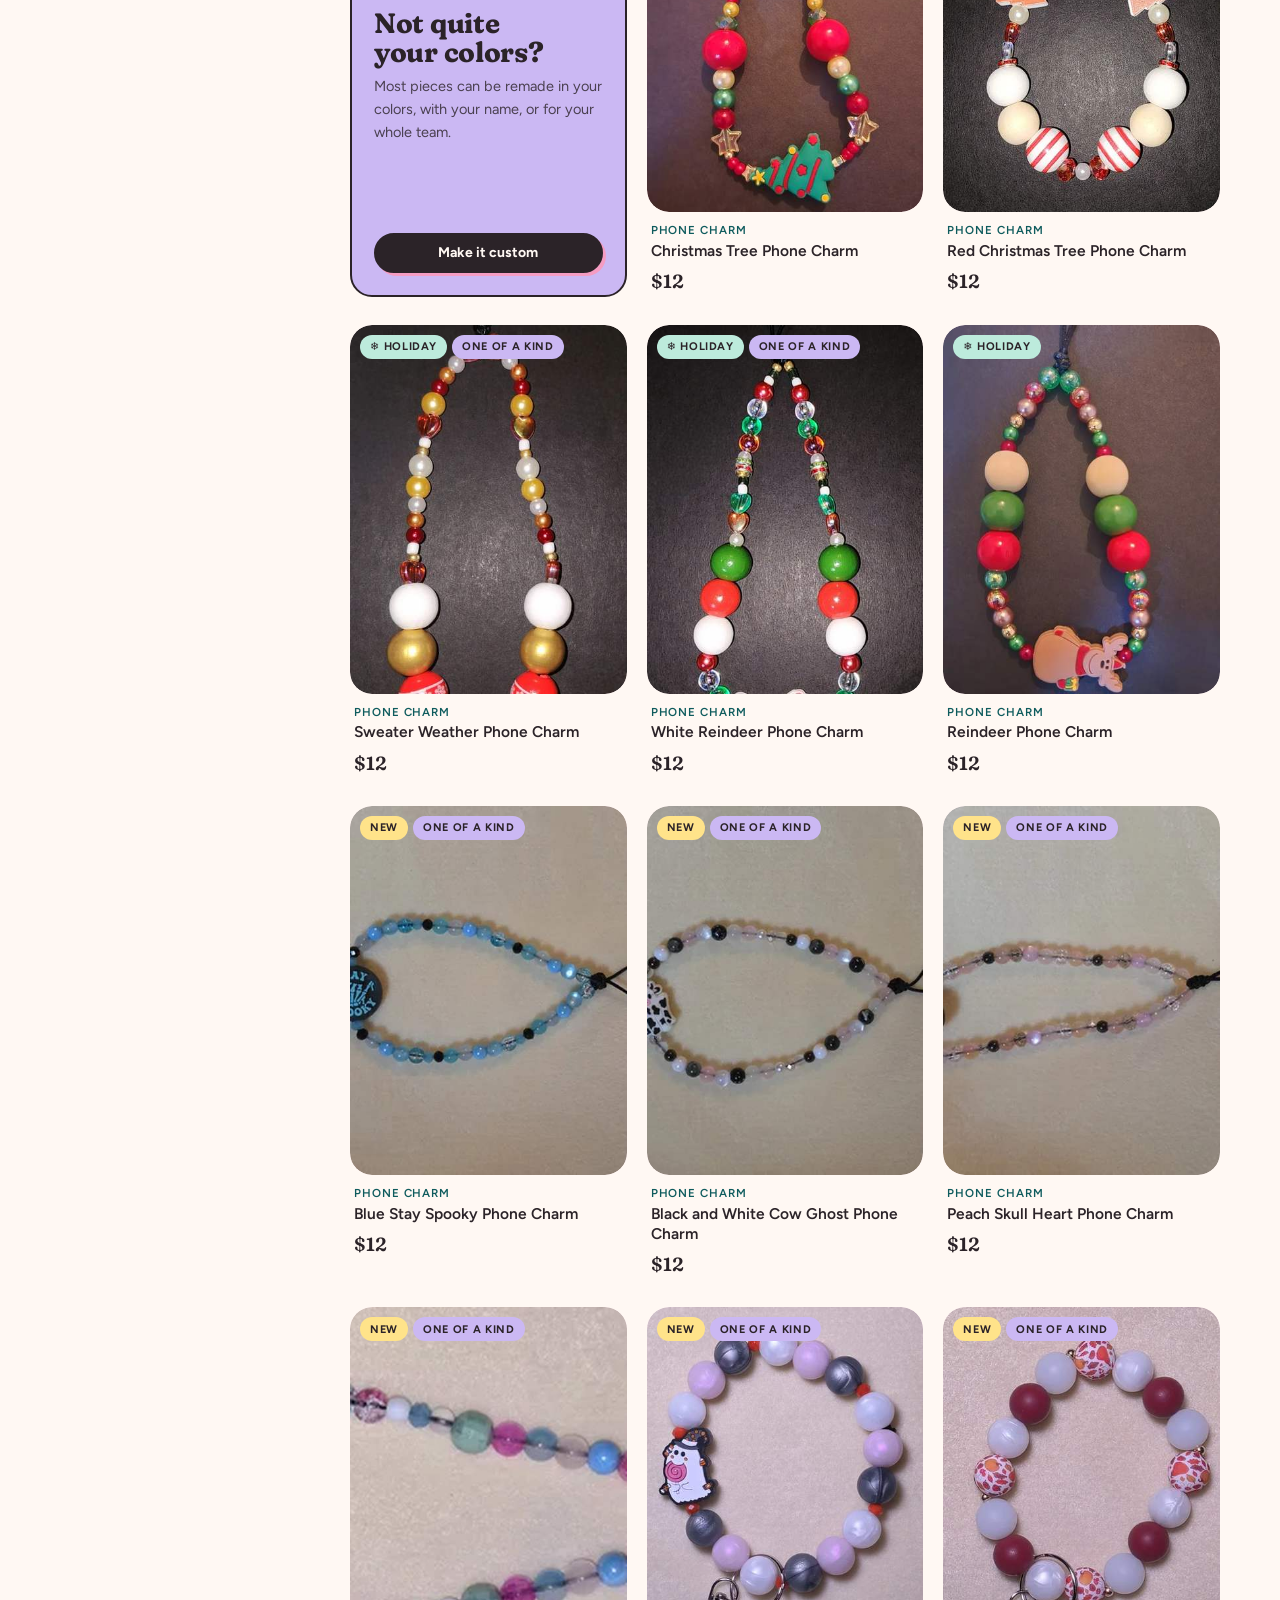
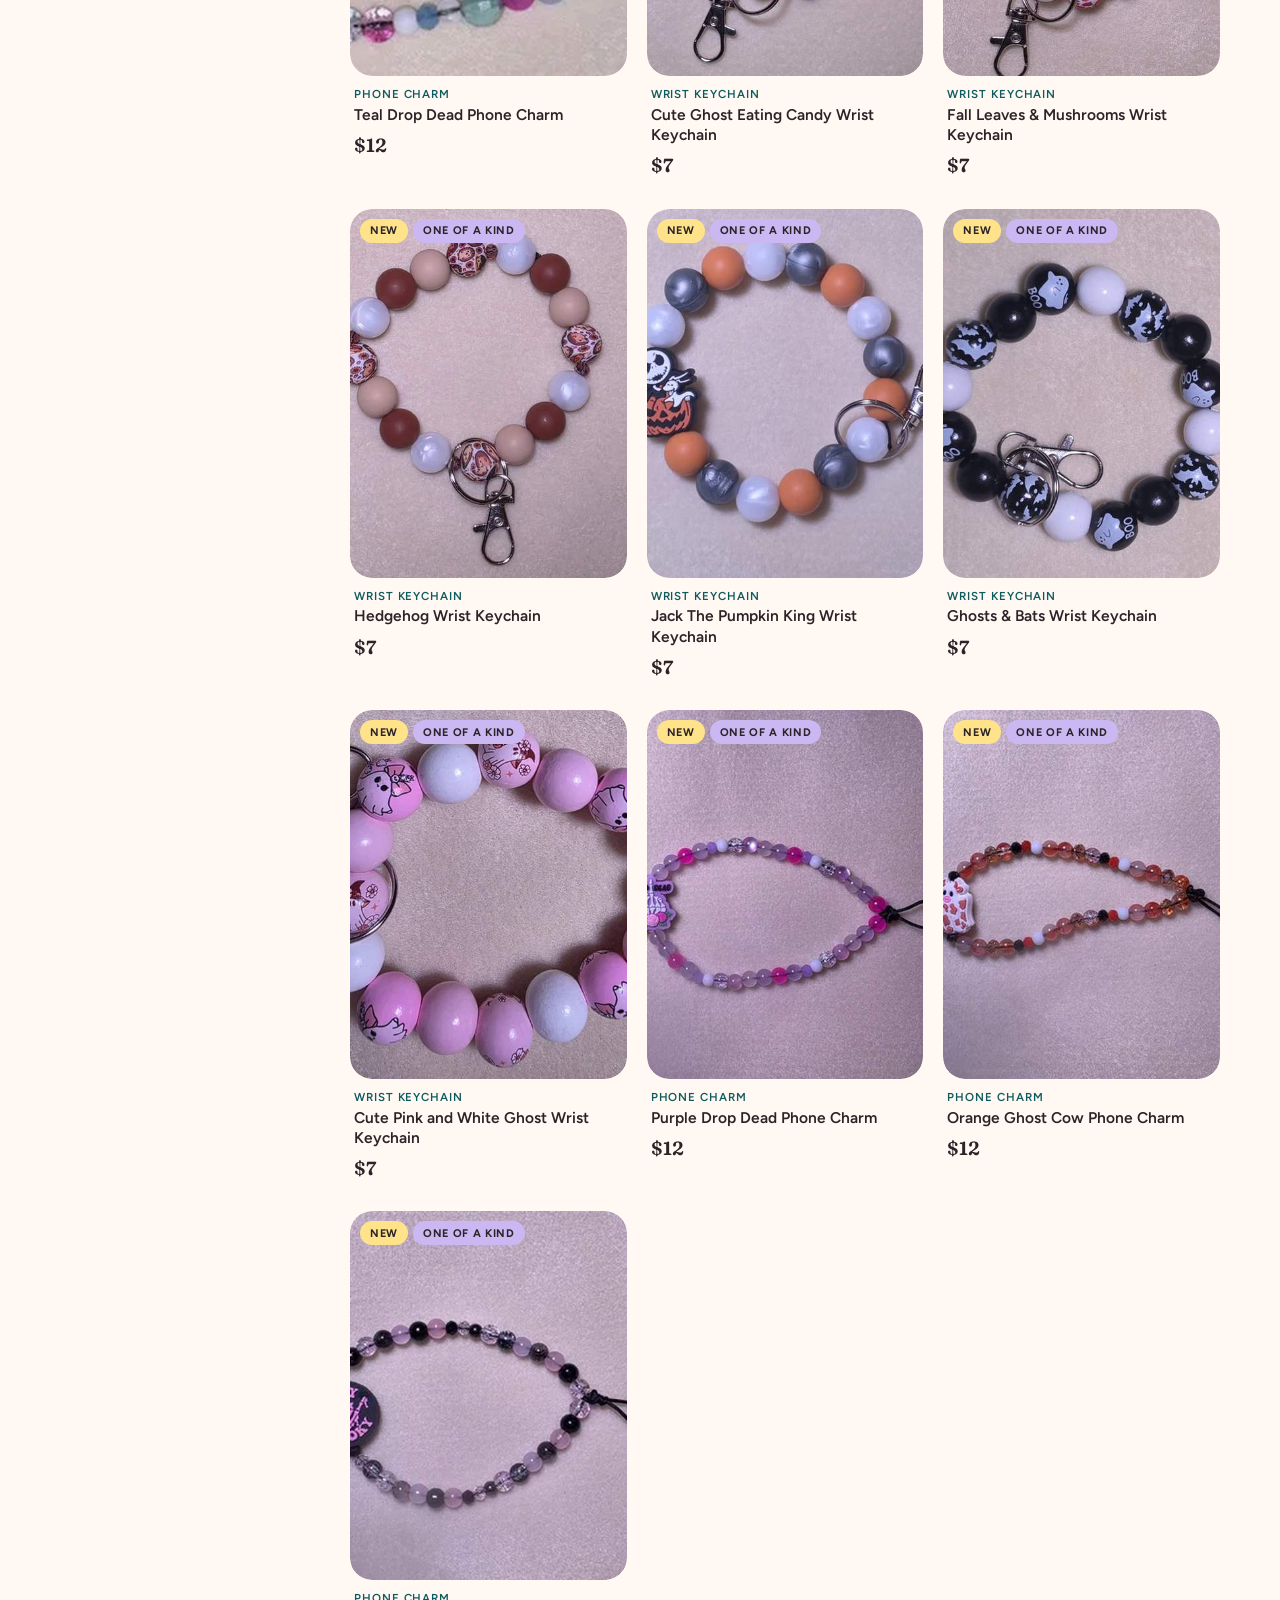
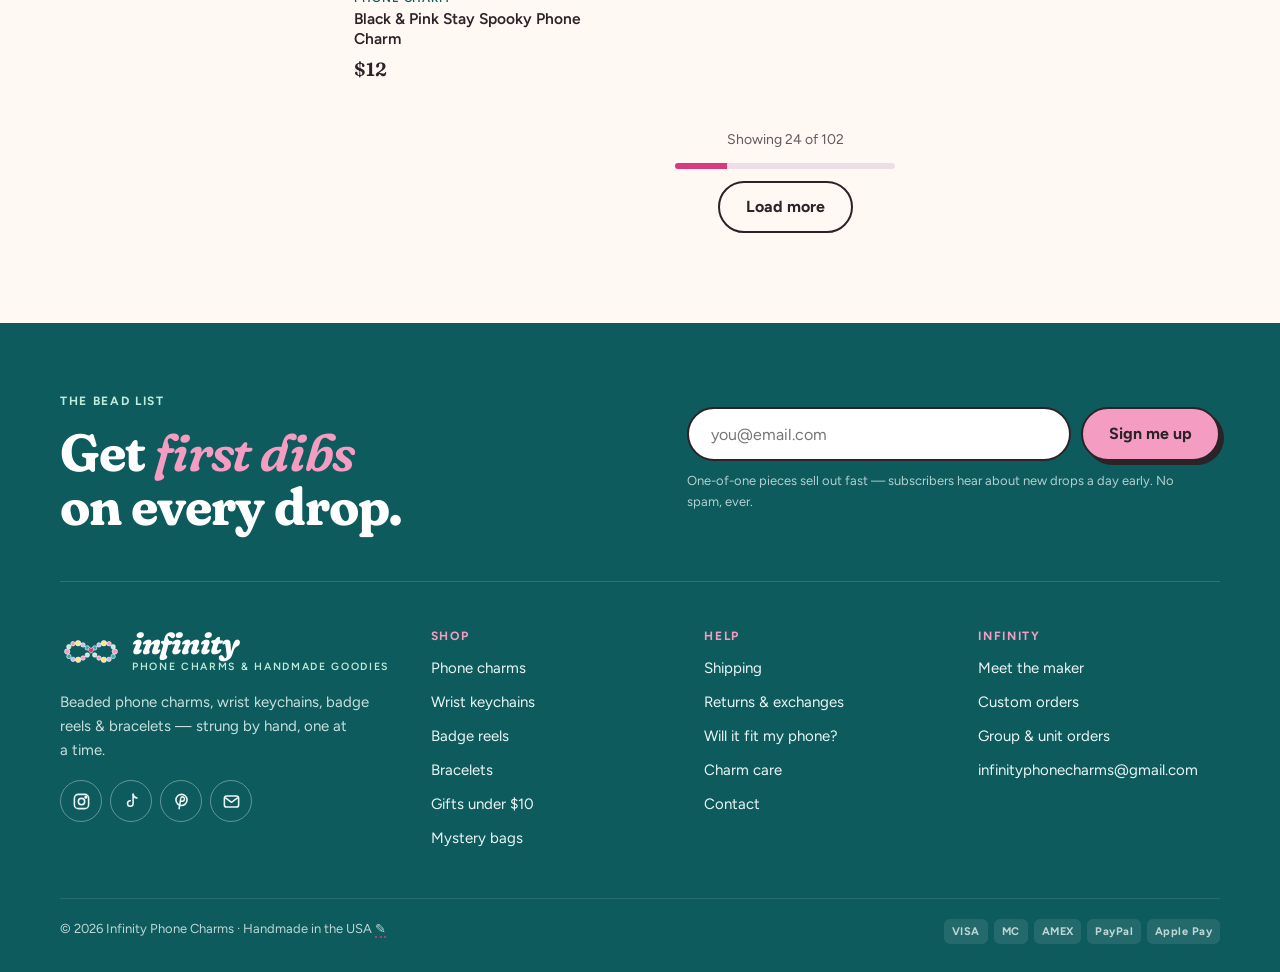
<file: infinity-redesign/shop.html>
<!doctype html>
<html lang="en">
<head>
<meta charset="utf-8">
<meta name="viewport" content="width=device-width, initial-scale=1">
<title>Shop — Infinity (Shop concept)</title>
<link rel="preconnect" href="https://fonts.googleapis.com"><link rel="preconnect" href="https://fonts.gstatic.com" crossorigin>
<link href="https://fonts.googleapis.com/css2?family=Fraunces:ital,opsz,wght,SOFT,WONK@0,9..144,400..900,0..100,0..1;1,9..144,400..900,0..100,0..1&family=Figtree:wght@400;500;600;700;800&display=swap" rel="stylesheet">
<link rel="stylesheet" href="assets/styles.css">
<style>
  .shop-hd { padding: 36px 0 22px; }
  .crumbs { font-size: 14px; color: var(--ink-2); display: flex; gap: 8px; }
  .crumbs a { text-decoration: none; } .crumbs a:hover { text-decoration: underline; }
  .shop-hd h1 { font-size: clamp(40px, 5.4vw, 70px); margin: 14px 0 10px; }
  .shop-hd .lede { max-width: 60ch; }
  .typebar { display: flex; gap: 8px; overflow-x: auto; padding: 6px 2px 14px; margin: 18px -2px 0; scrollbar-width: none; }
  .typebar::-webkit-scrollbar { display: none; }
  .typebar .chip img { width: 26px; height: 26px; border-radius: 50%; object-fit: cover; margin-left: -8px; border: 1.5px solid var(--line); }

  .shop-body { display: grid; grid-template-columns: 250px 1fr; gap: 40px; align-items: start; padding-bottom: 90px; }
  .filters { position: sticky; top: 96px; display: grid; gap: 26px; }
  .fgroup h4 { margin: 0 0 12px; font: 700 12px/1 var(--f-body); letter-spacing: .14em; text-transform: uppercase; color: var(--teal-ink); }
  .opt { display: flex; align-items: center; gap: 10px; padding: 7px 0; cursor: pointer; font-size: 15px; font-weight: 500; }
  .opt input { appearance: none; width: 20px; height: 20px; border: 2px solid var(--ink); border-radius: 6px; background: #fff; display: grid; place-items: center; flex-shrink: 0; cursor: pointer; margin: 0; }
  .opt input[type=radio] { border-radius: 50%; }
  .opt input:checked { background: var(--ink); box-shadow: inset 0 0 0 3px #fff; }
  .opt .ct { margin-left: auto; color: var(--ink-2); font-size: 13px; }
  .opt .sw { width: 14px; height: 14px; border-radius: 50%; border: 1.5px solid var(--ink); }
  .help-card { background: var(--blush); border-radius: var(--r); padding: 18px; font-size: 14px; }
  .help-card b { display: block; font-family: var(--f-display); font-size: 20px; margin-bottom: 6px; }
  .help-card a { font-weight: 700; }

  .toolbar { display: flex; align-items: center; gap: 12px; flex-wrap: wrap; margin-bottom: 22px; min-height: 44px; }
  .toolbar .count { font-weight: 600; }
  .actives { display: flex; gap: 6px; flex-wrap: wrap; }
  .actives button { display: inline-flex; gap: 6px; align-items: center; height: 32px; padding: 0 12px; border-radius: 999px; border: 0; background: var(--ink); color: var(--cream); font-size: 13px; font-weight: 600; cursor: pointer; }
  .sort { margin-left: auto; display: flex; align-items: center; gap: 8px; font-size: 14px; font-weight: 600; }
  .sort select { height: 44px; border-radius: 999px; border: 1.5px solid var(--line); padding: 0 38px 0 16px; background: #fff url("data:image/svg+xml,%3Csvg xmlns='http://www.w3.org/2000/svg' width='12' height='8'%3E%3Cpath d='M1 1l5 5 5-5' fill='none' stroke='%232B2328' stroke-width='2'/%3E%3C/svg%3E") no-repeat right 14px center; appearance: none; font-weight: 600; cursor: pointer; }
  .filter-btn { display: none; }
  .shop-grid { grid-template-columns: repeat(3, minmax(0, 1fr)); }
  @media (min-width: 1360px) { .shop-grid { grid-template-columns: repeat(4, minmax(0, 1fr)); } }

  .promo { grid-column: span 1; border-radius: var(--r); background: var(--lilac); border: 2px solid var(--ink); padding: 22px; display: flex; flex-direction: column; justify-content: space-between; gap: 16px; min-height: 100%; }
  .promo h3 { font-size: 28px; }
  .promo p { font-size: 14.5px; color: var(--ink); opacity: .8; }
  .promo .loop { width: 90px; color: var(--ink); }
  .promo .loop .mark { width: 100%; height: auto; }
  .more { display: flex; flex-direction: column; align-items: center; gap: 12px; margin-top: 44px; color: var(--ink-2); font-size: 14px; }
  .more .bar { width: 220px; height: 6px; border-radius: 9px; background: var(--line); overflow: hidden; }
  .more .bar i { display: block; height: 100%; background: var(--pink-deep); }
  .empty { text-align: center; padding: 60px 20px; border: 2px dashed var(--line); border-radius: var(--r); }
  .empty h3 { margin-bottom: 8px; }

  @media (max-width: 960px) {
    .shop-body { grid-template-columns: 1fr; }
    .filters { display: none; }
    .filter-btn { display: inline-flex; }
    .shop-grid { grid-template-columns: repeat(2, minmax(0, 1fr)); }
    .sort span { display: none; }
    .toolbar { gap: 8px; }
    .toolbar .count { font-size: 14px; }
    .sort select { height: 38px; padding: 0 30px 0 12px; font-size: 14px; background-position: right 10px center; }
    .filter-btn { min-height: 38px; }
    .promo h3 { font-size: 22px; }
    .promo { padding: 16px; }
  }
  #filterDrawer .filters { display: grid; position: static; }
</style>
</head>
<body data-page="shop">
<div id="site-top"></div>

<main>
  <section class="shop-hd">
    <div class="wrap">
      <nav class="crumbs" aria-label="Breadcrumb"><a href="home.html">Home</a><span>/</span><span id="crumb">Shop</span></nav>
      <h1 id="title">Shop <em>everything</em></h1>
      <p class="lede" id="sub">102 handmade pieces. Almost every one is one-of-one — when it's gone, it's gone.</p>
      <div class="typebar" id="typebar" role="toolbar" aria-label="Product type" data-note="One clear row of product types with counts and a tiny photo. The old site had 10 text links, two of them duplicates (Pens / Pens & Keychains) and one mixing Halloween with Christmas."></div>
    </div>
  </section>

  <div class="wrap shop-body">
    <aside class="filters" id="filters" aria-label="Filters">
      <div class="fgroup" data-note="Vibe filters cut across product types — e.g. every Scrub Life piece (badge reels + nurse charms + teacher keychains) in one click."><h4>Vibe</h4><div id="fVibe"></div></div>
      <div class="fgroup"><h4>Price</h4><div id="fPrice"></div></div>
      <div class="fgroup"><h4>Availability</h4>
        <label class="opt"><input type="checkbox" id="fStock"> Hide sold out <span class="ct" id="soldCt"></span></label>
      </div>
      <div class="help-card"><b>Can't find it?</b>Most designs can be remade in your colors. <a href="custom.html">Request a custom piece →</a></div>
    </aside>

    <div>
      <div class="toolbar">
        <button class="chip filter-btn" data-open="filterDrawer">⚙ Filters</button>
        <span class="count" id="count"></span>
        <div class="actives" id="actives"></div>
        <label class="sort" data-note="Sorting didn't exist. 'Featured' puts in-stock + seasonal first and sold-out last."><span>Sort</span>
          <select id="sort"><option value="featured">Featured</option><option value="new">Newest</option><option value="low">Price: low to high</option><option value="high">Price: high to low</option></select>
        </label>
      </div>
      <div class="grid shop-grid" id="grid" data-note="4/3/2 columns instead of 2 huge photos per screen on desktop and 1 per screen on mobile (≈100 scrolls to see everything). Hover shows the second photo + quick add."></div>
      <div class="more" id="more"></div>
    </div>
  </div>
</main>

<aside class="drawer left" id="filterDrawer" aria-label="Filters">
  <div class="drawer-hd"><h3>Filters</h3><button class="icon-btn" data-close aria-label="Close">✕</button></div>
  <div class="drawer-bd" id="filterSlot"></div>
  <div class="drawer-ft"><button class="btn block" data-close id="seeN">See results</button></div>
</aside>

<div id="site-bottom"></div>

<script src="assets/catalog.js"></script>
<script src="assets/app.js"></script>
<script>
document.addEventListener('inf:ready', () => {
  const { C, card, img, money, VIBES, SINGULAR, LOGO_MARK, esc } = INF;
  const $ = s => document.querySelector(s);
  const qs = new URLSearchParams(location.search);
  const TYPES = ['Phone Charms', 'Wrist Keychains', 'Badge Reels', 'Bracelets', 'Bundles', 'Pens', 'Lip Balm Keychains', 'Mystery Bags'];
  const PRICES = { any: ['Any price', () => true], under5: ['Under $5', p => p.p < 5], under10: ['Under $10', p => p.p < 10], '10plus': ['$10 and up', p => p.p >= 10] };
  const COLORS = { holiday: 'var(--mint)', spooky: 'var(--lilac)', scrubs: 'var(--teal)', sweet: 'var(--pink)', cause: 'var(--butter)' };
  const S = { type: qs.get('type') || 'all', vibes: new Set((qs.get('vibe') || '').split(',').filter(Boolean)), price: qs.get('price') || 'any', hideSold: qs.get('stock') === '1', sort: qs.get('sort') || 'featured', shown: 24 };

  // mobile: filters live inside the drawer
  const mq = matchMedia('(max-width: 960px)');
  const place = () => { const f = $('#filters'); (mq.matches ? $('#filterSlot') : document.querySelector('.shop-body')).prepend(f); };
  mq.addEventListener('change', place); place();

  function base() { return C.filter(p => (S.type === 'all' || p.type === S.type)); }
  function apply(list, skip) {
    return list.filter(p => (skip === 'vibe' || !S.vibes.size || p.vibes.some(v => S.vibes.has(v)))
      && (skip === 'price' || PRICES[S.price][1](p)) && (!S.hideSold || !p.sold));
  }
  function sorted(list) {
    const l = [...list];
    if (S.sort === 'low') l.sort((a, b) => a.p - b.p || a.ord - b.ord);
    else if (S.sort === 'high') l.sort((a, b) => b.p - a.p || a.ord - b.ord);
    else if (S.sort === 'new') l.sort((a, b) => a.ord - b.ord);
    else l.sort((a, b) => (a.sold - b.sold) || (b.vibes.includes('holiday') - a.vibes.includes('holiday')) || a.ord - b.ord);
    return l;
  }

  function render() {
    // type chips
    const thumbs = { 'Phone Charms': 'Purple Drop Dead Phone Charm', 'Wrist Keychains': 'Cute Pink and White Ghost Wrist Keychain', 'Badge Reels': 'Bear Holding a Cupcake Badge Reel', 'Bracelets': 'Fairy Bracelet', 'Bundles': 'Brown Daisy Pen & Keychain Bundle', 'Pens': 'Beaded Pens', 'Lip Balm Keychains': 'Lip Balm Keychain', 'Mystery Bags': 'Small Mystery Bag' };
    $('#typebar').innerHTML = `<button class="chip" aria-pressed="${S.type === 'all'}" data-type="all">All <span class="ct">${C.length}</span></button>` +
      TYPES.map(t => { const th = C.find(p => p.n === thumbs[t]); return `<button class="chip" aria-pressed="${S.type === t}" data-type="${t}">${th ? `<img src="${img(th.img[0])}" alt="">` : ''}${t} <span class="ct">${C.filter(p => p.type === t).length}</span></button>`; }).join('');
    // vibe options with live counts
    const bv = apply(base(), 'vibe');
    $('#fVibe').innerHTML = Object.entries(VIBES).map(([k, v]) => `<label class="opt"><input type="checkbox" data-vibe="${k}" ${S.vibes.has(k) ? 'checked' : ''}><span class="sw" style="background:${COLORS[k]}"></span>${v.n}<span class="ct">${bv.filter(p => p.vibes.includes(k)).length}</span></label>`).join('');
    const bp = apply(base(), 'price');
    $('#fPrice').innerHTML = Object.entries(PRICES).map(([k, [n, f]]) => `<label class="opt"><input type="radio" name="price" data-price="${k}" ${S.price === k ? 'checked' : ''}>${n}<span class="ct">${bp.filter(f).length}</span></label>`).join('');
    $('#fStock').checked = S.hideSold; $('#soldCt').textContent = base().filter(p => p.sold).length + ' sold out';

    // header copy
    const vibeOne = S.vibes.size === 1 ? [...S.vibes][0] : null;
    const titles = { holiday: 'The Holiday <em>Drop</em> ❄', spooky: 'Stay <em>Spooky</em>', scrubs: 'Scrub <em>Life</em>', sweet: 'Sweet &amp; <em>Pretty</em>', cause: 'Wear it for a <em>cause</em>' };
    const subs = { holiday: 'Snowmen, reindeer, trees & sweater weather — hand-strung for the season. Most are one-of-one, so grab your favorite early.', spooky: 'Skulls, ghosts and cow-ghosts. Spooky season is a lifestyle.', scrubs: 'Badge reels, phone charms & keychains for nurses, teachers and dental squads. Ask about matching sets for your unit.', sweet: 'Bows, pearls, hearts, rainbows — every shade of cute.', cause: 'Pride and awareness pieces that start conversations.' };
    if (vibeOne && S.type === 'all') { $('#title').innerHTML = titles[vibeOne]; $('#sub').textContent = subs[vibeOne]; $('#crumb').textContent = VIBES[vibeOne].n; }
    else if (S.type !== 'all') { const w = S.type.split(' '); $('#title').innerHTML = w.length > 1 ? `${w.slice(0, -1).join(' ')} <em>${w.at(-1).toLowerCase()}</em>` : `<em>${S.type}</em>`; $('#sub').textContent = { 'Phone Charms': 'Beaded straps that loop onto your case — also cute on bags and zippers.', 'Wrist Keychains': 'Hands-free keys, cuter. Slip it on your wrist, clip it to your bag.', 'Badge Reels': 'Make the ID badge the best part of the uniform.', 'Bracelets': 'Stretchy, stackable, giftable.', 'Bundles': 'Matching sets — pen + keychain, charm + keychain.', 'Pens': 'Beaded pens in 17 styles — the stocking stuffer of champions.', 'Lip Balm Keychains': '100% natural fruity balm on a charm you can clip anywhere.', 'Mystery Bags': 'A surprise piece picked by hand. Small: a bracelet or pen. Medium: a phone charm or wrist keychain.' }[S.type] || ''; $('#crumb').textContent = S.type; }
    else { $('#title').innerHTML = 'Shop <em>everything</em>'; $('#sub').textContent = `${C.length} handmade pieces. Almost every one is one-of-one — when it's gone, it's gone.`; $('#crumb').textContent = 'Shop'; }

    // results
    const res = sorted(apply(base()));
    $('#count').textContent = `${res.length} piece${res.length === 1 ? '' : 's'}`;
    $('#seeN').textContent = `See ${res.length} results`;
    const act = [...S.vibes].map(v => `<button data-unvibe="${v}">${VIBES[v].n} ✕</button>`);
    if (S.price !== 'any') act.push(`<button data-unprice>${PRICES[S.price][0]} ✕</button>`);
    if (S.hideSold) act.push(`<button data-unsold>In stock ✕</button>`);
    $('#actives').innerHTML = act.join('');

    if (!res.length) {
      $('#grid').innerHTML = `<div class="empty" style="grid-column:1/-1"><h3>Nothing here… yet!</h3><p class="muted">Try removing a filter — or <a href="custom.html">ask for a custom piece</a> in exactly the vibe you want.</p></div>`;
      $('#more').innerHTML = ''; sync(); return;
    }
    const page = res.slice(0, S.shown).map(p => card(p));
    const promo = `<div class="promo"><div class="loop">${LOGO_MARK}</div><div><h3>Not quite your colors?</h3><p style="margin-top:8px">Most pieces can be remade in your colors, with your name, or for your whole team.</p></div><a class="btn sm" href="custom.html">Make it custom</a></div>`;
    if (page.length > 6) page.splice(6, 0, promo);
    $('#grid').innerHTML = page.join('');
    $('#more').innerHTML = res.length > S.shown
      ? `<span>Showing ${S.shown} of ${res.length}</span><div class="bar"><i style="width:${S.shown / res.length * 100}%"></i></div><button class="btn ghost" id="loadMore">Load more</button>`
      : (res.length > 12 ? `<span>You've seen all ${res.length} ✨</span>` : '');
    sync();
  }
  function sync() {
    const p = new URLSearchParams();
    if (S.type !== 'all') p.set('type', S.type); if (S.vibes.size) p.set('vibe', [...S.vibes].join(','));
    if (S.price !== 'any') p.set('price', S.price); if (S.hideSold) p.set('stock', '1'); if (S.sort !== 'featured') p.set('sort', S.sort);
    if (qs.get('notes')) p.set('notes', qs.get('notes'));
    try { history.replaceState(null, '', location.pathname + (p.toString() ? '?' + p : '')); } catch (e) { /* file:// in some browsers */ }
  }

  document.addEventListener('click', e => {
    const t = e.target.closest('[data-type]'); if (t) { S.type = t.dataset.type; S.shown = 24; render(); return; }
    const uv = e.target.closest('[data-unvibe]'); if (uv) { S.vibes.delete(uv.dataset.unvibe); render(); return; }
    if (e.target.closest('[data-unprice]')) { S.price = 'any'; render(); return; }
    if (e.target.closest('[data-unsold]')) { S.hideSold = false; render(); return; }
    if (e.target.closest('#loadMore')) { S.shown += 24; render(); }
  });
  document.addEventListener('change', e => {
    const v = e.target.dataset.vibe; if (v) { e.target.checked ? S.vibes.add(v) : S.vibes.delete(v); S.shown = 24; render(); return; }
    const pr = e.target.dataset.price; if (pr) { S.price = pr; render(); return; }
    if (e.target.id === 'fStock') { S.hideSold = e.target.checked; render(); return; }
    if (e.target.id === 'sort') { S.sort = e.target.value; render(); }
  });
  $('#sort').value = S.sort;
  render();
});
</script>
</body>
</html>
</file>
<file: infinity-redesign/assets/styles.css>
/* ==========================================================================
   Infinity — redesign concept stylesheet
   Brand tokens first, then layout, components, page sections.
   ========================================================================== */

:root {
  color-scheme: light;
  /* Brand palette — keeps the shop's pink + teal DNA, cleaned up */
  --cream: #FFF8F3;      /* page background (lets photos breathe) */
  --blush: #FDE7EF;      /* soft panels, image backdrops */
  --blush-2: #F9D3E2;
  --pink: #F59CC2;       /* Bubblegum */
  --pink-deep: #D93A7E;  /* accents, sale, hearts */
  --teal: #33AFAD;       /* Lagoon — from the original logo */
  --teal-ink: #0E5B5D;   /* accessible teal for text & footer */
  --lilac: #CBB8F3;
  --butter: #FFE38A;
  --mint: #BDEBDC;
  --ink: #2B2328;        /* Cocoa ink — from the original logo circle */
  --ink-2: #66585F;
  --line: #EEDDE4;
  --card: #FFFFFF;

  --f-display: "Fraunces", Georgia, serif;
  --f-body: "Figtree", system-ui, -apple-system, "Segoe UI", sans-serif;

  --r-sm: 12px;
  --r: 22px;
  --r-lg: 34px;
  --shadow: 0 1px 2px rgba(43, 35, 40, .06), 0 8px 24px -12px rgba(43, 35, 40, .18);
  --pop: 4px 4px 0 var(--ink);
  --wrap: 1240px;
  --gutter: clamp(16px, 4vw, 40px);
}

*, *::before, *::after { box-sizing: border-box; }
html { -webkit-text-size-adjust: 100%; scroll-behavior: smooth; }
body {
  margin: 0;
  background: var(--cream);
  color: var(--ink);
  font: 400 16px/1.6 var(--f-body);
  -webkit-font-smoothing: antialiased;
  overflow-x: hidden;
}
img { display: block; max-width: 100%; }
a { color: inherit; }
button, input, select, textarea { font: inherit; color: inherit; }
:focus-visible { outline: 3px solid var(--teal); outline-offset: 2px; border-radius: 6px; }

.wrap { width: 100%; max-width: var(--wrap); margin: 0 auto; padding: 0 var(--gutter); }
.sr { position: absolute; width: 1px; height: 1px; overflow: hidden; clip: rect(0 0 0 0); white-space: nowrap; }

/* ---------- Type ---------- */
.display, h1, h2, h3 {
  font-family: var(--f-display);
  font-variation-settings: "SOFT" 100, "WONK" 1;
  font-weight: 700;
  line-height: 1.04;
  letter-spacing: -.02em;
  margin: 0;
  text-wrap: balance;
}
h1 { font-size: clamp(40px, 6.4vw, 84px); }
h2 { font-size: clamp(30px, 4.2vw, 52px); }
h3 { font-size: clamp(20px, 2vw, 26px); letter-spacing: -.01em; }
em, .it { font-style: italic; }
h1 em, h2 em { color: var(--pink-deep); font-weight: 600; }
p { margin: 0; text-wrap: pretty; }
.lede { font-size: clamp(17px, 1.5vw, 20px); color: var(--ink-2); max-width: 46ch; }
.eyebrow {
  font: 700 12px/1 var(--f-body);
  letter-spacing: .14em;
  text-transform: uppercase;
  color: var(--teal-ink);
}
.muted { color: var(--ink-2); }
.price { font-family: var(--f-display); font-weight: 600; font-variation-settings: "SOFT" 100; }

/* ---------- Buttons & chips ---------- */
.btn {
  --b: var(--ink); --t: var(--cream);
  display: inline-flex; align-items: center; justify-content: center; gap: .5em;
  min-height: 52px; padding: 0 26px;
  border: 2px solid var(--ink); border-radius: 999px;
  background: var(--b); color: var(--t);
  font: 700 16px/1 var(--f-body); text-decoration: none; cursor: pointer;
  box-shadow: 4px 4px 0 var(--pink);
  transition: transform .15s ease, box-shadow .15s ease;
  white-space: nowrap;
}
.btn:hover { transform: translate(-2px, -2px); box-shadow: 6px 6px 0 var(--pink); }
.btn:active { transform: translate(2px, 2px); box-shadow: 1px 1px 0 var(--pink); }
.btn.ghost { --b: transparent; --t: var(--ink); box-shadow: none; }
.btn.ghost:hover { background: #fff; box-shadow: 4px 4px 0 var(--ink); }
.btn.pink { --b: var(--pink); --t: var(--ink); box-shadow: var(--pop); }
.btn.pink:hover { box-shadow: 6px 6px 0 var(--ink); }
.btn.cream { --b: var(--cream); --t: var(--ink); box-shadow: 4px 4px 0 var(--ink); }
.btn.sm { min-height: 40px; padding: 0 16px; font-size: 14px; box-shadow: 3px 3px 0 var(--pink); }
.btn.block { width: 100%; }
.btn[disabled] { opacity: .45; pointer-events: none; }

.chip {
  display: inline-flex; align-items: center; gap: 6px;
  min-height: 38px; padding: 0 14px;
  border: 1.5px solid var(--line); border-radius: 999px; background: #fff;
  font: 600 14px/1 var(--f-body); color: var(--ink); text-decoration: none; cursor: pointer;
  transition: border-color .15s, background .15s;
  white-space: nowrap;
}
.chip:hover { border-color: var(--ink); }
.chip[aria-pressed="true"], .chip.on { background: var(--ink); border-color: var(--ink); color: var(--cream); }
.chip .ct { font-weight: 500; opacity: .6; font-size: 12px; }

.badge {
  display: inline-flex; align-items: center; gap: 5px;
  height: 24px; padding: 0 10px; border-radius: 999px;
  font: 700 11px/1 var(--f-body); letter-spacing: .06em; text-transform: uppercase;
  background: var(--lilac); color: var(--ink);
}
.badge.new { background: var(--butter); }
.badge.sold { background: var(--ink); color: var(--cream); }
.badge.mint { background: var(--mint); }
.badge.pink { background: var(--pink); }

/* ---------- Announcement bar ---------- */
.announce {
  background: var(--ink); color: var(--cream);
  font: 600 13px/1 var(--f-body); letter-spacing: .02em;
  overflow: hidden; white-space: nowrap;
}
.announce .track { display: inline-flex; gap: 40px; padding: 11px 0; animation: marquee 38s linear infinite; }
.announce span { display: inline-flex; align-items: center; gap: 40px; }
.announce i { display: inline-block; width: 8px; height: 8px; border-radius: 50%; background: var(--pink); }
.announce i:nth-child(4n+2) { background: var(--teal); }
.announce i:nth-child(4n+3) { background: var(--butter); }
@keyframes marquee { to { transform: translateX(-50%); } }
@media (prefers-reduced-motion: reduce) { .announce .track { animation: none; } }

/* ---------- Header ---------- */
.site-header {
  position: sticky; top: 0; z-index: 40;
  background: color-mix(in srgb, var(--cream) 88%, transparent);
  backdrop-filter: saturate(1.4) blur(12px);
  -webkit-backdrop-filter: saturate(1.4) blur(12px);
  border-bottom: 1px solid var(--line);
}
.site-header .wrap { display: flex; align-items: center; gap: 24px; height: 76px; }
.logo { display: inline-flex; align-items: center; gap: 10px; text-decoration: none; color: var(--ink); flex-shrink: 0; }
.logo .mark { width: 62px; height: 31px; overflow: visible; }
.logo .word { display: flex; flex-direction: column; line-height: 1; }
.logo .word b {
  font: italic 800 30px/0.9 var(--f-display); font-variation-settings: "SOFT" 100, "WONK" 1;
  letter-spacing: -.03em;
}
.logo .word small { font: 600 10.5px/1 var(--f-body); letter-spacing: .16em; text-transform: uppercase; color: var(--teal-ink); margin-top: 5px; }
.nav { display: flex; gap: 4px; margin-left: 12px; }
.nav a {
  padding: 10px 14px; border-radius: 999px; text-decoration: none;
  font: 600 15px/1 var(--f-body); color: var(--ink);
}
.nav a:hover { background: var(--blush); }
.nav a[aria-current="page"] { background: var(--ink); color: var(--cream); }
.hdr-tools { margin-left: auto; display: flex; align-items: center; gap: 6px; }
.icon-btn {
  position: relative; display: inline-grid; place-items: center;
  width: 44px; height: 44px; border-radius: 50%; border: 0; background: transparent; cursor: pointer; color: var(--ink);
}
.icon-btn:hover { background: var(--blush); }
.icon-btn svg { width: 22px; height: 22px; }
.cart-count {
  position: absolute; top: 3px; right: 1px; min-width: 19px; height: 19px; padding: 0 5px;
  border-radius: 999px; background: var(--pink-deep); color: #fff; border: 2px solid var(--cream);
  font: 800 10px/15px var(--f-body); text-align: center;
}
.cart-count:empty, .cart-count[data-n="0"] { display: none; }
.menu-btn { display: none; }
.search-pop {
  display: none; position: absolute; left: 0; right: 0; top: 100%;
  background: var(--cream); border-bottom: 1px solid var(--line); padding: 14px 0 18px;
}
.search-pop.open { display: block; }
.search-pop input {
  width: 100%; height: 54px; padding: 0 22px; border-radius: 999px; border: 2px solid var(--ink); background: #fff; font-size: 17px;
}
.search-results { display: grid; gap: 6px; margin-top: 10px; }
.search-results a { display: flex; gap: 12px; align-items: center; text-decoration: none; padding: 6px; border-radius: 12px; }
.search-results a:hover { background: var(--blush); }
.search-results img { width: 44px; height: 58px; object-fit: cover; border-radius: 8px; }

@media (max-width: 960px) {
  .nav { display: none; }
  .menu-btn { display: inline-grid; }
  .site-header .wrap { height: 64px; gap: 8px; }
  .logo .mark { width: 50px; height: 25px; }
  .logo .word b { font-size: 25px; }
  .logo .word small { font-size: 9px; letter-spacing: .12em; }
}
@media (max-width: 520px) { .site-header .logo .word small { display: none; } .site-header .wrap { gap: 2px; } }

/* Mobile drawer */
.drawer-scrim { position: fixed; inset: 0; background: rgba(43,35,40,.38); opacity: 0; pointer-events: none; transition: opacity .25s; z-index: 80; }
.drawer-scrim.open { opacity: 1; pointer-events: auto; }
.drawer {
  position: fixed; top: 0; bottom: 0; width: min(420px, 92vw); background: var(--cream); z-index: 90;
  display: flex; flex-direction: column; transition: transform .3s cubic-bezier(.2,.8,.2,1);
}
.drawer.right { right: 0; transform: translateX(105%); border-left: 2px solid var(--ink); }
.drawer.left { left: 0; transform: translateX(-105%); border-right: 2px solid var(--ink); }
.drawer.open { transform: none; }
.drawer-hd { display: flex; align-items: center; justify-content: space-between; padding: 18px 20px; border-bottom: 1px solid var(--line); }
.drawer-hd h3 { font-size: 26px; }
.drawer-bd { flex: 1; overflow: auto; padding: 18px 20px; }
.drawer-ft { padding: 18px 20px 24px; border-top: 1px solid var(--line); background: #fff; }
.mnav a { display: flex; justify-content: space-between; align-items: center; padding: 16px 4px; border-bottom: 1px solid var(--line); text-decoration: none; font: 600 19px/1 var(--f-body); }
.mnav a small { font-weight: 500; color: var(--ink-2); font-size: 13px; }

/* Cart drawer */
.ship-meter { background: var(--blush); border-radius: var(--r-sm); padding: 14px 16px; margin-bottom: 16px; }
.ship-meter p { font-weight: 600; font-size: 14px; margin-bottom: 10px; }
.bead-bar { display: flex; gap: 4px; }
.bead-bar i { flex: 1; aspect-ratio: 1; max-width: 22px; border-radius: 50%; background: #fff; border: 1.5px solid var(--ink); transition: background .3s; }
.bead-bar i.on:nth-child(3n+1) { background: var(--pink); }
.bead-bar i.on:nth-child(3n+2) { background: var(--teal); }
.bead-bar i.on:nth-child(3n) { background: var(--lilac); }
.cart-line { display: grid; grid-template-columns: 64px 1fr auto; gap: 12px; align-items: center; padding: 12px 0; border-bottom: 1px solid var(--line); }
.cart-line img { width: 64px; height: 84px; object-fit: cover; border-radius: 10px; }
.cart-line b { display: block; font-size: 15px; line-height: 1.25; }
.cart-line small { color: var(--ink-2); }
.cart-line button { border: 0; background: none; color: var(--ink-2); text-decoration: underline; cursor: pointer; font-size: 13px; padding: 0; }
.cart-empty { text-align: center; padding: 40px 0; color: var(--ink-2); }
.cart-total { display: flex; justify-content: space-between; font-weight: 700; font-size: 18px; margin-bottom: 14px; }

/* Toast */
.toast {
  visibility: hidden;
  position: fixed; left: 50%; bottom: 24px; transform: translate(-50%, 140%);
  background: var(--ink); color: var(--cream); padding: 14px 20px; border-radius: 999px;
  font-weight: 600; font-size: 15px; z-index: 120; transition: transform .3s cubic-bezier(.2,.8,.2,1);
  box-shadow: 4px 4px 0 var(--pink); max-width: calc(100vw - 32px);
}
.toast.show { transform: translate(-50%, 0); visibility: visible; }

/* ---------- Product card ---------- */
.grid { display: grid; gap: 28px 20px; grid-template-columns: repeat(4, minmax(0, 1fr)); }
@media (max-width: 1100px) { .grid { grid-template-columns: repeat(3, minmax(0, 1fr)); } }
@media (max-width: 720px) { .grid { grid-template-columns: repeat(2, minmax(0, 1fr)); gap: 22px 12px; } }

.card { position: relative; display: flex; flex-direction: column; min-width: 0; }
.card .media { position: relative; border-radius: var(--r); overflow: hidden; isolation: isolate; }
.card .ph {
  position: relative; display: block; aspect-ratio: 3/4; overflow: hidden;
  border-radius: var(--r); background: var(--blush);
}
.card .ph img { position: absolute; inset: 0; width: 100%; height: 100%; object-fit: cover; transition: opacity .35s ease, transform .6s ease; }
.card .ph img + img { opacity: 0; }
.card:hover .ph img:first-child { transform: scale(1.04); }
.card:hover .ph img + img { opacity: 1; }
.card .tags { position: absolute; top: 10px; left: 10px; display: flex; flex-wrap: wrap; gap: 5px; z-index: 2; }
.card .quick {
  position: absolute; left: 10px; right: 10px; bottom: 10px; z-index: 2;
  min-height: 42px; border-radius: 999px; border: 2px solid var(--ink); background: var(--cream);
  font: 700 14px/1 var(--f-body); cursor: pointer;
  transform: translateY(calc(100% + 14px)); transition: transform .25s cubic-bezier(.2,.8,.2,1);
}
.card:hover .quick, .card .quick:focus-visible { transform: none; }
.card .quick:hover { background: var(--ink); color: var(--cream); }
.card.is-sold .ph img { filter: grayscale(.85) opacity(.75); }
.card .meta { padding: 12px 4px 0; display: flex; flex-direction: column; gap: 3px; }
.card .meta .kind { font: 600 11.5px/1.2 var(--f-body); letter-spacing: .08em; text-transform: uppercase; color: var(--teal-ink); }
.card .meta a.nm { text-decoration: none; font-weight: 600; font-size: 15.5px; line-height: 1.3; }
.card .meta a.nm:hover { text-decoration: underline; text-underline-offset: 3px; }
.card .meta .row { display: flex; align-items: baseline; justify-content: space-between; gap: 8px; margin-top: 2px; }
.card .meta .price { font-size: 19px; }
.card .meta .dots { display: flex; gap: 3px; }
.card .meta .dots i { width: 10px; height: 10px; border-radius: 50%; border: 1px solid rgba(0,0,0,.2); }
.card .meta .remake { font-size: 13px; font-weight: 600; color: var(--pink-deep); text-decoration: underline; text-underline-offset: 3px; }
@media (hover: none) { .card .quick { display: none; } }
@media (max-width: 720px) {
  .card .meta a.nm { font-size: 14px; }
  .card .meta .price { font-size: 17px; }
  .card .tags .badge { height: 21px; font-size: 9.5px; padding: 0 7px; }
}

/* Horizontal rail */
.rail {
  display: grid; grid-auto-flow: column; grid-auto-columns: minmax(220px, 1fr); gap: 20px;
  overflow-x: auto; scroll-snap-type: x mandatory; padding: 4px 4px 18px; margin: 0 -4px;
  scrollbar-width: thin;
}
.rail > * { scroll-snap-align: start; }
@media (min-width: 1100px) { .rail { grid-auto-columns: calc((100% - 60px) / 4); } }
@media (max-width: 720px) { .rail { grid-auto-columns: 62%; gap: 14px; } }

/* ---------- Sections ---------- */
section { position: relative; }
.sec { padding: clamp(56px, 8vw, 110px) 0; }
.sec-hd { display: flex; align-items: end; justify-content: space-between; gap: 20px; margin-bottom: 32px; flex-wrap: wrap; }
.sec-hd .eyebrow { display: block; margin-bottom: 12px; }
.link-arrow { font-weight: 700; text-decoration: none; display: inline-flex; gap: 8px; align-items: center; border-bottom: 2px solid var(--ink); padding-bottom: 2px; }
.link-arrow:hover { color: var(--pink-deep); border-color: var(--pink-deep); }

.bead-divider { display: block; width: 100%; height: 26px; color: var(--ink); }

/* ---------- Footer ---------- */
.site-footer { background: var(--teal-ink); color: #EAF6F5; margin-top: 0; }
.site-footer a { color: inherit; text-decoration: none; }
.site-footer a:hover { text-decoration: underline; }
.ft-news { display: grid; grid-template-columns: 1.1fr 1fr; gap: 40px; align-items: center; padding: 64px 0 48px; border-bottom: 1px solid rgba(255,255,255,.14); }
.ft-news h2 { color: #fff; }
.ft-news h2 em { color: var(--pink); }
.ft-news form { display: flex; gap: 10px; }
.ft-news input { flex: 1; min-width: 0; height: 54px; border-radius: 999px; border: 2px solid var(--ink); padding: 0 22px; background: #fff; color: var(--ink); font-size: 16px; }
.ft-news .fine { font-size: 13px; opacity: .75; margin-top: 10px; }
.ft-cols { display: grid; grid-template-columns: 1.4fr repeat(3, 1fr); gap: 32px; padding: 48px 0; }
.ft-cols h4 { margin: 0 0 14px; font: 700 12px/1 var(--f-body); letter-spacing: .14em; text-transform: uppercase; color: var(--pink); }
.ft-cols ul { list-style: none; margin: 0; padding: 0; display: grid; gap: 10px; font-size: 15px; }
.ft-brand .logo { color: #fff; }
.ft-brand p { margin-top: 16px; font-size: 15px; opacity: .85; max-width: 32ch; }
.socials { display: flex; gap: 8px; margin-top: 18px; }
.socials a { display: grid; place-items: center; width: 42px; height: 42px; border-radius: 50%; border: 1.5px solid rgba(255,255,255,.35); }
.socials a:hover { background: rgba(255,255,255,.1); text-decoration: none; }
.socials svg { width: 19px; height: 19px; }
.ft-base { display: flex; justify-content: space-between; gap: 16px; flex-wrap: wrap; padding: 20px 0 28px; border-top: 1px solid rgba(255,255,255,.14); font-size: 13px; opacity: .8; }
.pay { display: flex; gap: 6px; }
.pay span { padding: 4px 8px; border-radius: 6px; background: rgba(255,255,255,.12); font-weight: 700; font-size: 11px; letter-spacing: .04em; }
@media (max-width: 860px) {
  .ft-news { grid-template-columns: 1fr; gap: 20px; padding-top: 48px; }
  .ft-cols { grid-template-columns: 1fr 1fr; }
  .ft-brand { grid-column: 1 / -1; }
}
@media (max-width: 480px) { .ft-news form { flex-direction: column; } }

/* ---------- Design notes (shown with ?notes=1) ---------- */
.note-pin {
  position: absolute; z-index: 30; top: 10px; left: 10px;
  display: none; align-items: center; justify-content: center;
  min-width: 30px; height: 30px; padding: 0 9px; border-radius: 999px;
  background: var(--butter); color: var(--ink); border: 2px solid var(--ink); box-shadow: 2px 2px 0 var(--ink);
  font: 800 13px/1 var(--f-body); cursor: help;
}
.note-pin .tip {
  position: absolute; top: calc(100% + 8px); left: 0; width: min(320px, 78vw);
  background: var(--ink); color: var(--cream); padding: 12px 14px; border-radius: 14px;
  font: 500 13.5px/1.45 var(--f-body); text-align: left; letter-spacing: 0; text-transform: none;
  box-shadow: 4px 4px 0 var(--butter); display: none;
}
.note-pin:hover .tip, .note-pin:focus .tip, .note-pin.open .tip { display: block; }
body.notes .note-pin { display: inline-flex; }
body.notes [data-note] { outline: 2px dashed rgba(43,35,40,.28); outline-offset: -2px; }

/* Placeholder marker: copy the owner needs to confirm */
.ph-mark { border-bottom: 2px dotted var(--pink-deep); cursor: help; }
</file>
